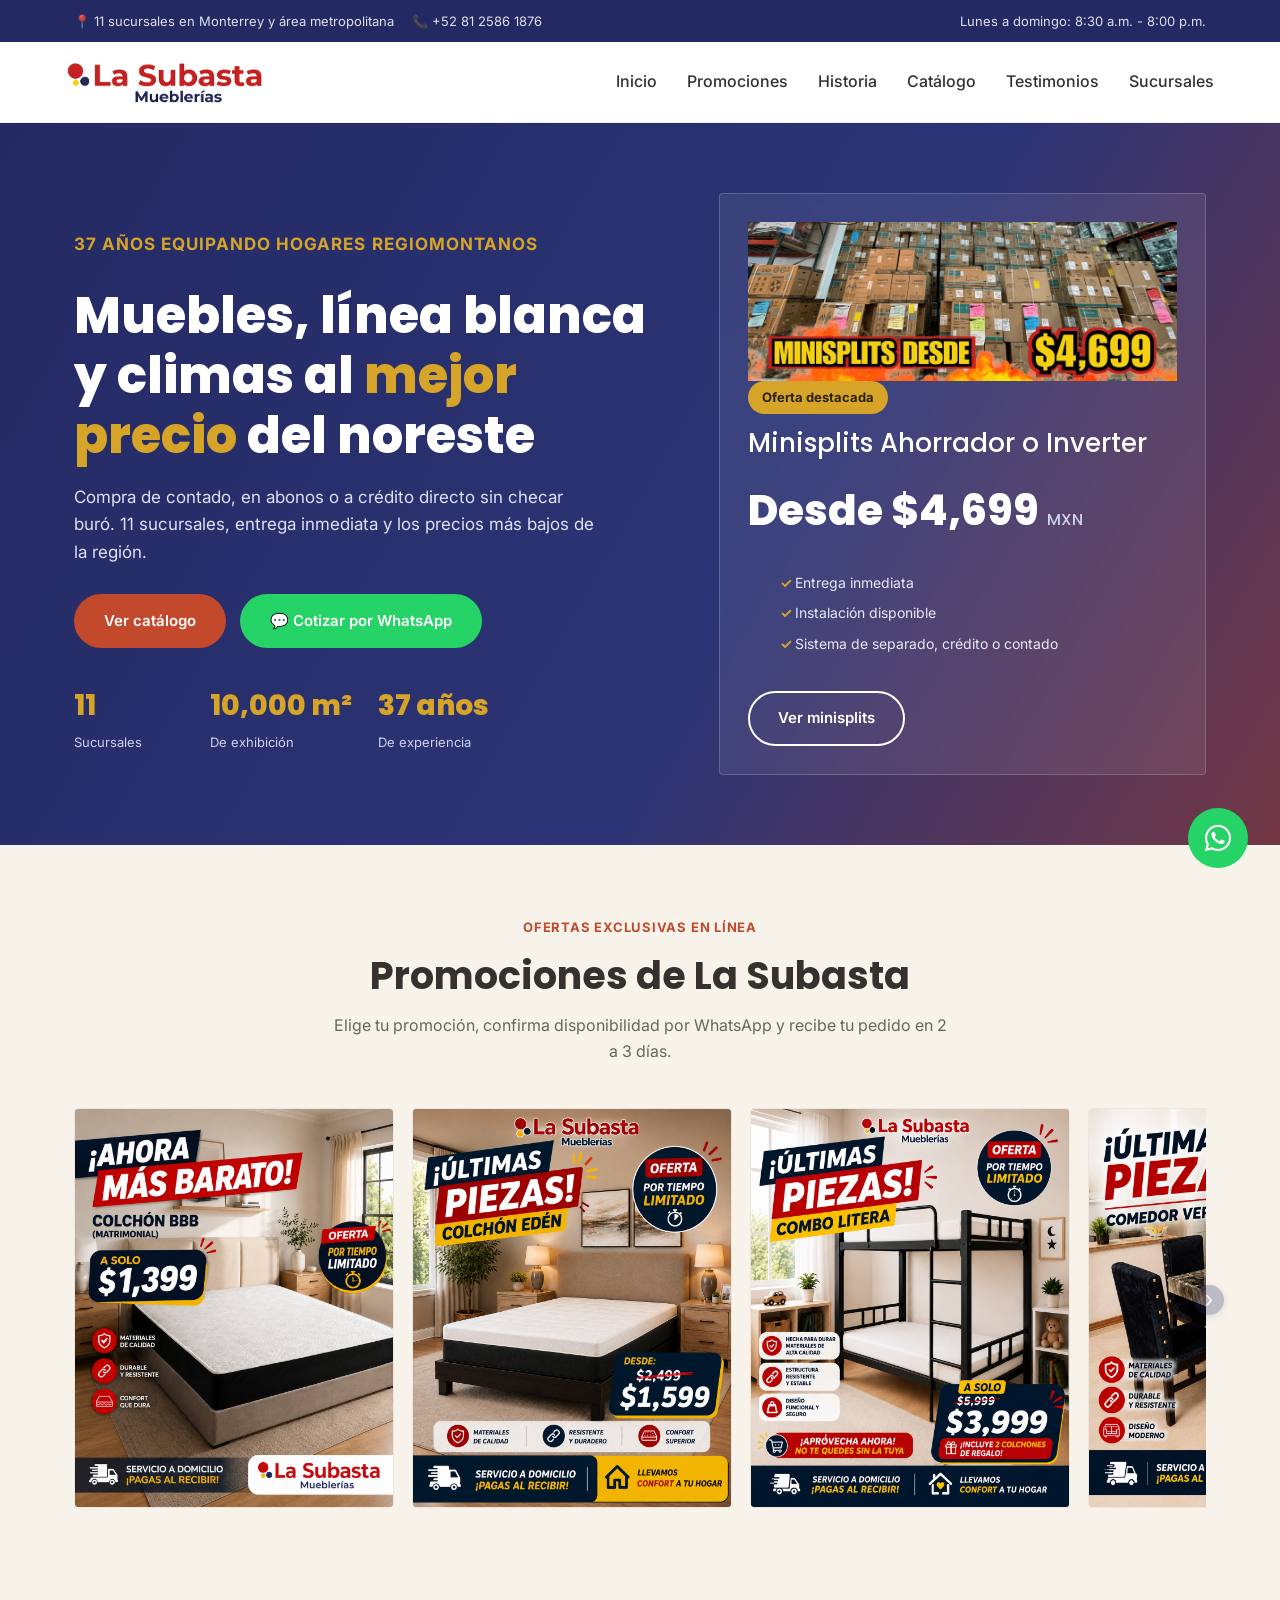
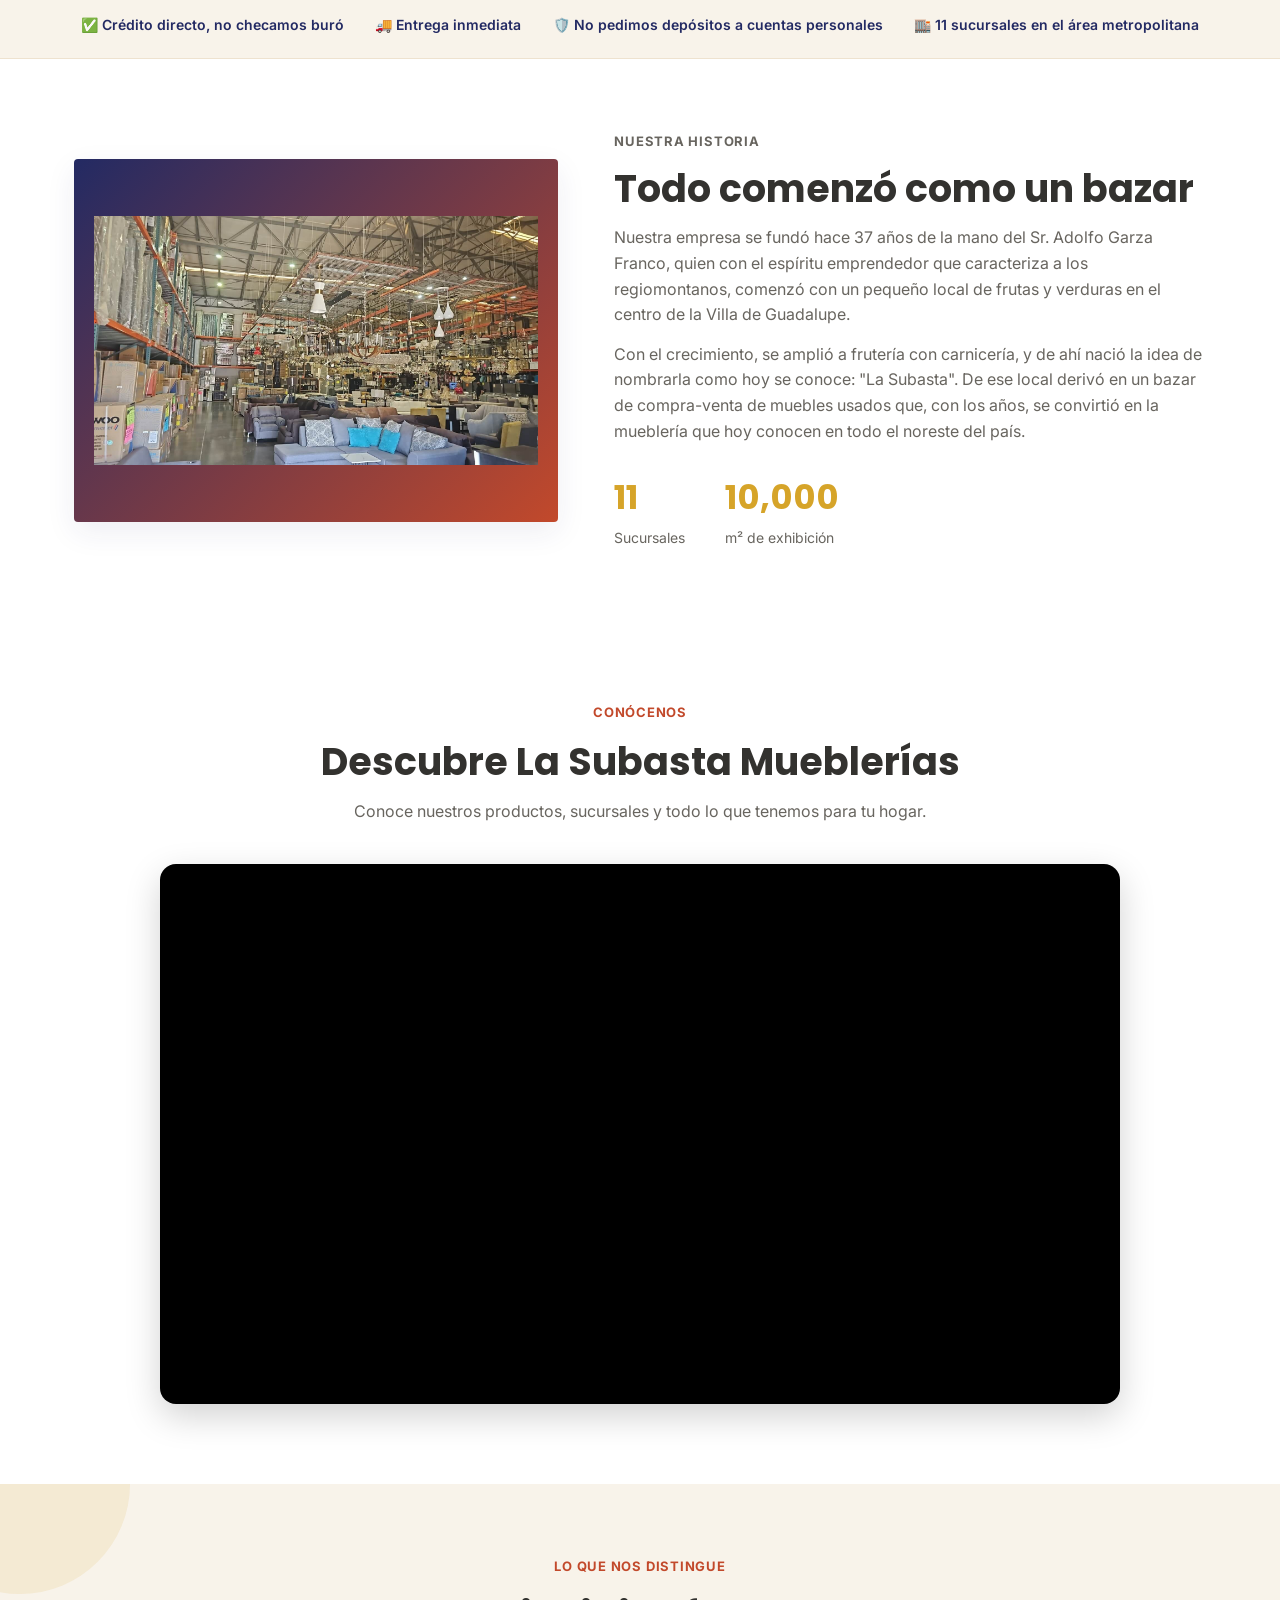
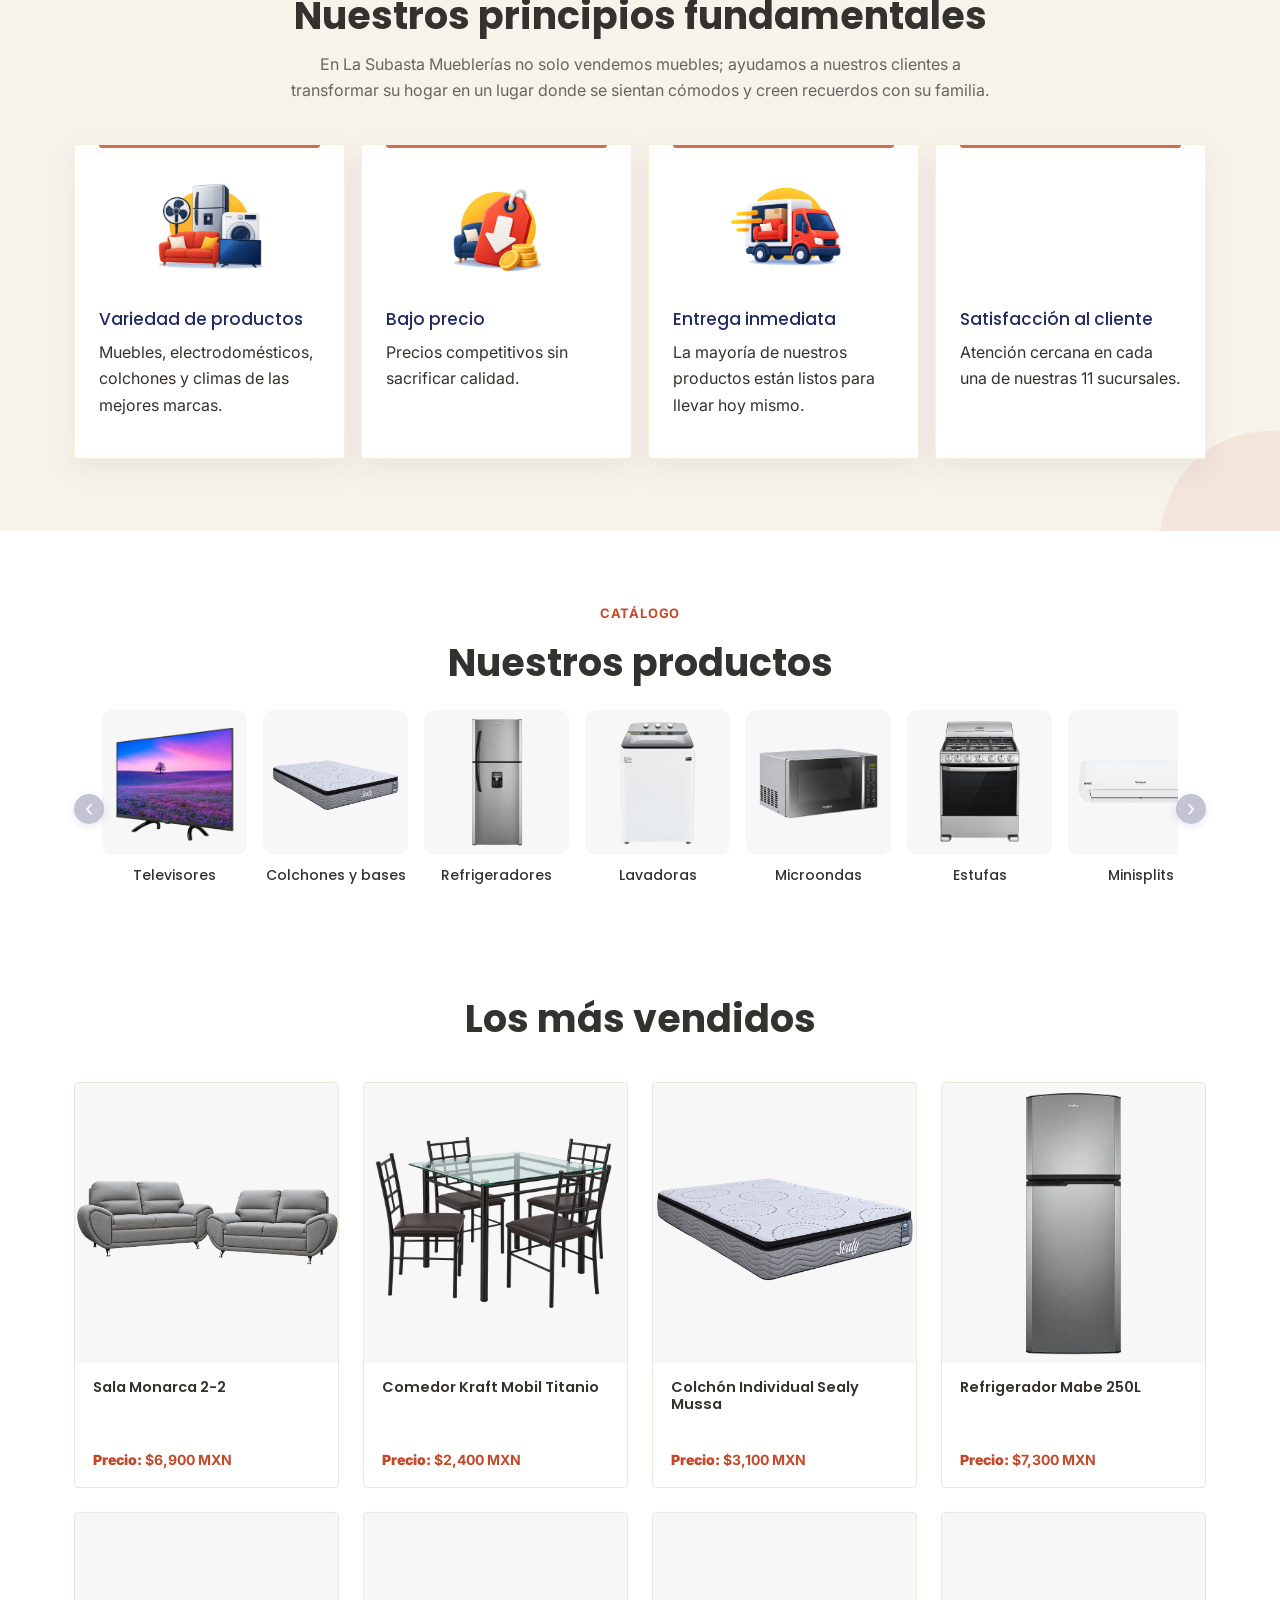
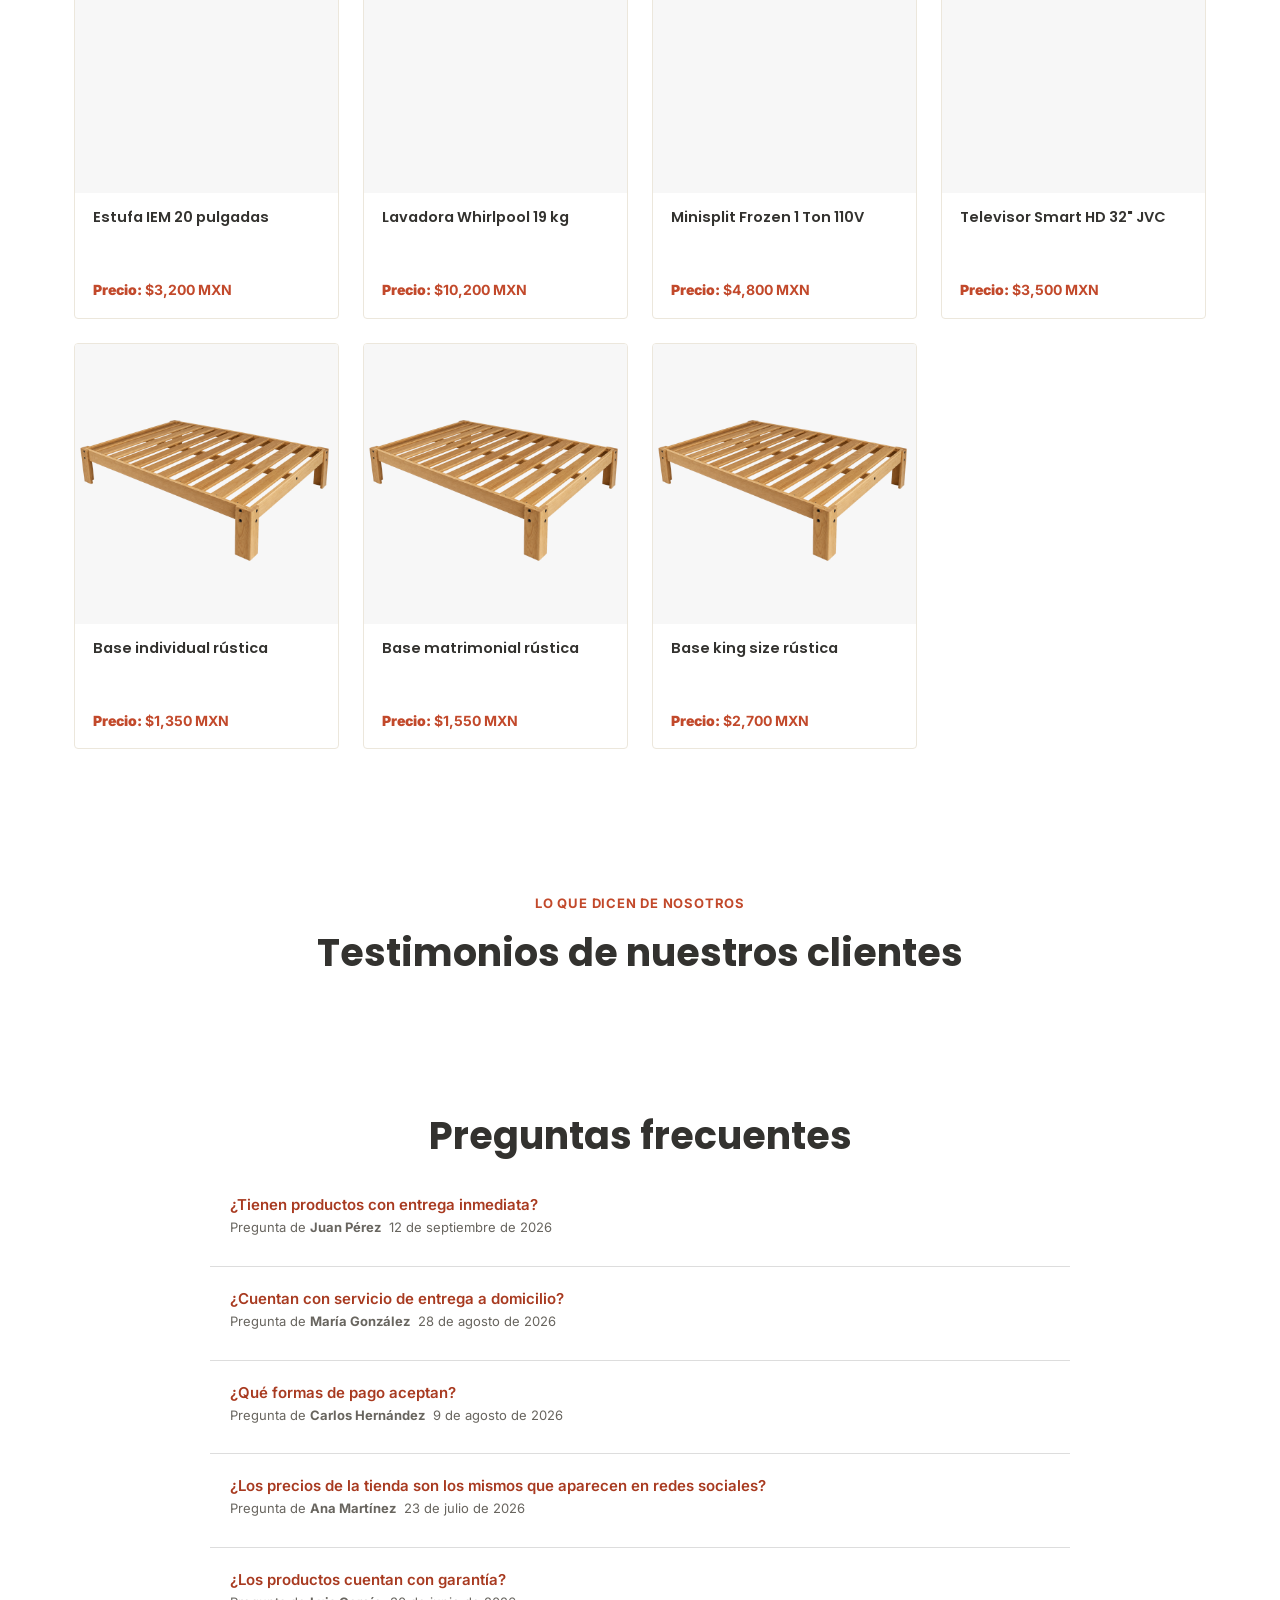
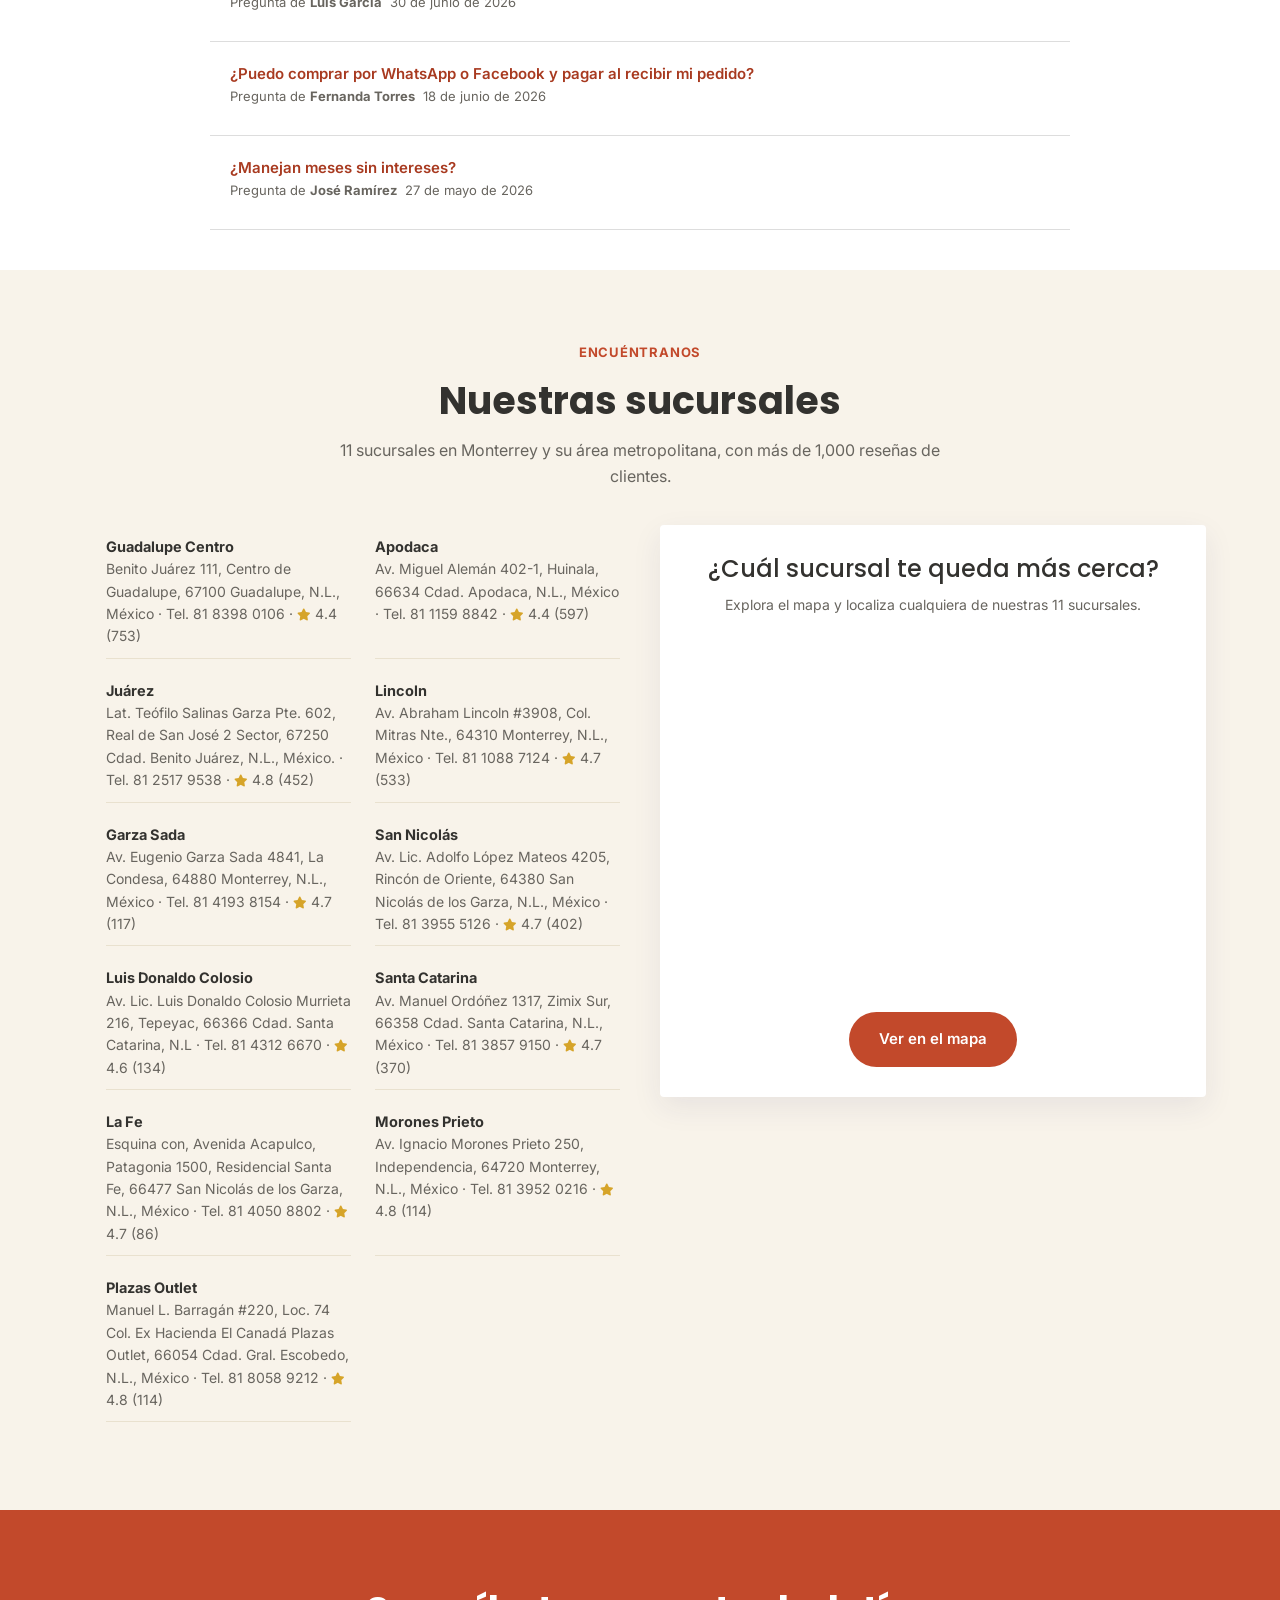
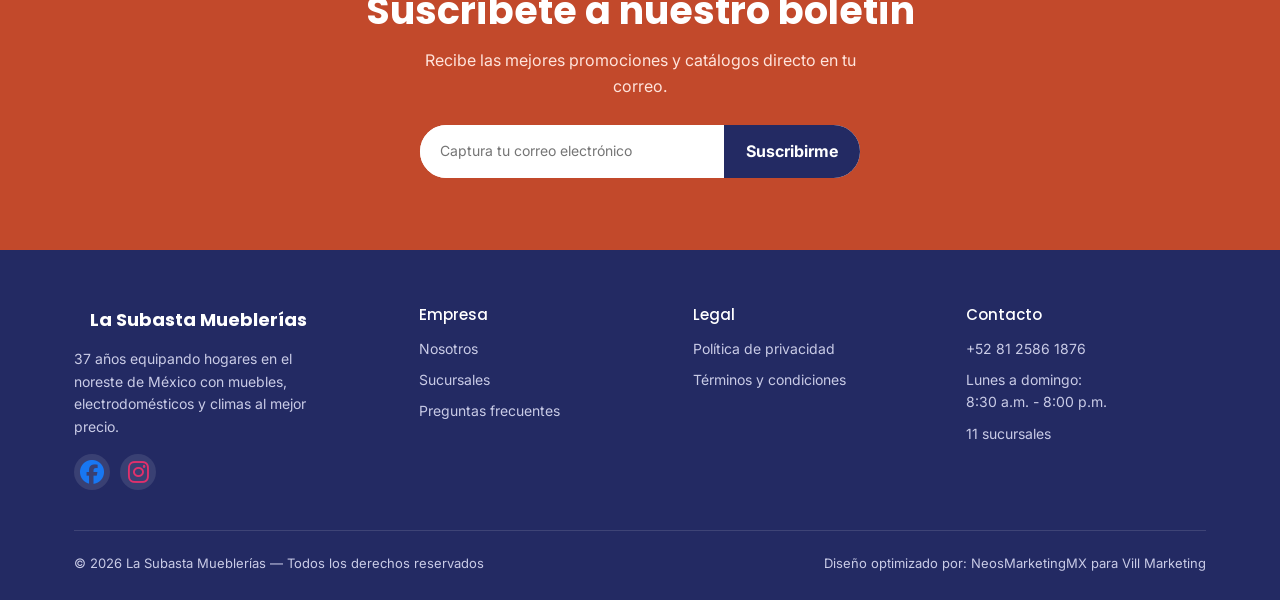
<file: index.html>
<!DOCTYPE html>
<html lang="es-MX">

<head>
    <meta charset="UTF-8">
    <meta name="viewport" content="width=device-width, initial-scale=1.0">
    <meta name="referrer" content="strict-origin-when-cross-origin">
    <meta name="author" content="Carlos Estrello - NeosMarketingMX ©">
    <title>La Subasta Mueblerías | Muebles, Electrodomésticos y Climas en Monterrey</title>
    <meta name="description"
        content="Más de 37 años vendiendo muebles, electrodomésticos y minisplits en el noreste de México. 11 sucursales, crédito directo sin buró, entrega inmediata.">
    <link rel="icon" type="image/png" href="img/LOGO SUBASTA PNG.png">
    <link rel="apple-touch-icon" href="img/LOGO SUBASTA PNG.png">
    <link rel="canonical" href="https://lasubastamueblerias.com.mx/">
    <meta property="og:type" content="website">
    <meta property="og:site_name" content="La Subasta Mueblerías">
    <meta property="og:title" content="La Subasta Mueblerías | Muebles y electrodomésticos">
    <meta property="og:description"
        content="Muebles, electrodomésticos y climas al mejor precio en Monterrey y su área metropolitana.">
    <meta property="og:url" content="https://lasubastamueblerias.com.mx/">
    <meta property="og:image" content="https://lasubastamueblerias.com.mx/img/LOGO%20SUBASTA%20PNG.png">
    <meta name="twitter:card" content="summary">
    <meta name="twitter:title" content="La Subasta Mueblerías">
    <meta name="twitter:description" content="Muebles, electrodomésticos y climas al mejor precio.">
    <meta name="twitter:image" content="https://lasubastamueblerias.com.mx/img/LOGO%20SUBASTA%20PNG.png">
    <script type="application/ld+json">
    {
      "@context": "https://schema.org",
      "@type": "Organization",
      "name": "La Subasta Mueblerías",
      "url": "https://lasubastamueblerias.com.mx/",
      "logo": "https://lasubastamueblerias.com.mx/img/LOGO%20SUBASTA%20PNG.png"
    }
    </script>
    <link rel="preconnect" href="https://fonts.googleapis.com">
    <link rel="preload" as="image" href="img/header.png" fetchpriority="high">
    <link
        href="https://fonts.googleapis.com/css2?family=Poppins:wght@400;500;600;700;800&family=Inter:wght@400;500;600&display=swap"
        rel="stylesheet">
    <link rel="stylesheet" href="https://cdnjs.cloudflare.com/ajax/libs/font-awesome/6.5.0/css/all.min.css" />
    <link rel="stylesheet" href="https://cdn.jsdelivr.net/npm/bootstrap@5.3.2/dist/css/bootstrap.min.css">

    <!-- Google Tag Manager -->
    <script>
        (function (w, d, s, l, i) {
            w[l] = w[l] || [];
            w[l].push({ 'gtm.start': new Date().getTime(), event: 'gtm.js' });
            var f = d.getElementsByTagName(s)[0],
                j = d.createElement(s),
                dl = l != 'dataLayer' ? '&l=' + l : '';
            j.async = true;
            j.src = 'https://www.googletagmanager.com/gtm.js?id=' + i + dl;
            f.parentNode.insertBefore(j, f);
        })(window, document, 'script', 'dataLayer', 'GTM-PHJCK8K2');
    </script>
    <!-- End Google Tag Manager -->

    <link rel="stylesheet" href="style.css">
</head>

<body>
    <!-- Google Tag Manager (noscript) -->
    <noscript><iframe src="https://www.googletagmanager.com/ns.html?id=GTM-PHJCK8K2" height="0" width="0"
            style="display:none;visibility:hidden"></iframe></noscript>
    <!-- End Google Tag Manager (noscript) -->

    <!-- ============ TOP BAR ============ -->
    <div class="topbar" id="inicio">
        <div class="container">
            <div class="topbar-links">
                <span><a href="#sucursales">📍 11 sucursales en Monterrey y área metropolitana</a></span>
                <span><a href="https://wa.me/5218125861876" target="_blank" data-ubicacion="header" aria-label="Llamar a La Subasta Mueblerías">📞 +52 81 2586 1876</a></span>
            </div>
            <div class="topbar-links">
                <span>Lunes a domingo: 8:30 a.m. - 8:00 p.m.</span>
            </div>
        </div>
    </div>
    </div>

    <!-- ============ HEADER ============ -->
    <header class="site">
        <div class="container nav">
            <a href="index.html" class="logo">
                <img src="img/lasubastalogo.png" alt="La Subasta Mueblerías">
            </a>
            <nav class="menu">
                <a href="index.html">Inicio</a>
                <a href="#promociones">Promociones</a>
                <a href="#historia">Historia</a>
                <a href="catalogo.html">Catálogo</a>
                <a href="#testimonios">Testimonios</a>
                <a href="#sucursales">Sucursales</a>
                <!--<a href="#credito">Tramita tu crédito</a>-->
            </nav>
            <!--
            <div class="nav-cta">
                <a href="#credito" class="btn btn-primary">Tramita tu crédito</a>
            </div>
            -->
            <button class="burger">☰</button>
        </div>
    </header>

    <!-- ============ HERO ============ -->
    <section class="hero">
        <div class="container">
            <div>
                <p class="eyebrow" style="color:var(--dorado)">37 años equipando hogares regiomontanos</p>
                <h1>Muebles, línea blanca y climas al <span>mejor precio</span> del noreste</h1>
                <p>Compra de contado, en abonos o a crédito directo sin checar buró. 11 sucursales, entrega inmediata y
                    los precios más bajos de la región.</p>
                <div class="hero-actions">
                    <a href="catalogo.html" class="btn btn-primary">Ver catálogo</a>
                    <a href="https://wa.me/5218125861876" class="btn btn-whatsapp" target="_blank" rel="noopener" data-ubicacion="hero" aria-label="Cotizar por WhatsApp de La Subasta Mueblerías">💬
                        Cotizar por WhatsApp</a>
                </div>
                <div class="hero-badges">
                    <div><b>11</b><span>Sucursales</span></div>
                    <div><b>10,000 m²</b><span>De exhibición</span></div>
                    <div><b>37 años</b><span>De experiencia</span></div>
                </div>
            </div>
            <div class="hero-visual"><img src="img/header.png" alt="" fetchpriority="high" decoding="async" />
                <span class="tag">Oferta destacada</span>
                <h3>Minisplits Ahorrador o Inverter</h3>
                <p class="price">Desde $4,699 <small>MXN</small></p>
                <ul>
                    <li>Entrega inmediata</li>
                    <li>Instalación disponible</li>
                    <li>Sistema de separado, crédito o contado</li>
                </ul>
                <a href="catalogo.html?cat=7#catalogo" class="btn btn-outline" style="margin-top:20px">Ver
                    minisplits</a>
            </div>
        </div>
    </section>

    <!-- ============ PROMOCIONES ============ -->
    <section class="section novedades" id="promociones">
        <div class="container">
            <p class="eyebrow center">Ofertas exclusivas en línea</p>
            <h2 class="section-title center">Promociones de La Subasta</h2>
            <p class="section-desc center">Elige tu promoción, confirma disponibilidad por WhatsApp y recibe tu pedido
                en 2 a 3 días.</p>
            <div class="novedades-control">
                <button class="novedades-flecha novedades-flecha-anterior" type="button"
                    aria-label="Promoción anterior">‹</button>
                <div class="novedades-carrusel" aria-label="Promociones">
                    <div class="novedad-card" data-novedad="0" tabindex="0" role="button">
                        <img src="img/Abanico de fierro desde $899, el calor ya no gana.jpeg"
                            alt="Abanico de fierro desde $899" loading="lazy">
                        <div class="novedad-card-contenido">
                            <div class="novedad-meta"><span class="novedad-pill ofertas">Ofertas</span></div>
                            <h3>Abanico de fierro desde $899, el calor ya no gana</h3>
                            <p>¿Llevas semanas aguantando el calor? Para eso estamos. Abanico de pedestal con aspa
                                metálica desde $899 y de techo por $1,599. Hoy mismo.</p>
                            <span class="novedad-link">Ver detalles</span>
                        </div>
                    </div>
                    <div class="novedad-card" data-novedad="1" tabindex="0" role="button">
                        <img src="img/Clima lavado desde $3,999. Frio de verdad..jpeg" alt="Clima lavado desde $3,999"
                            loading="lazy">
                        <div class="novedad-card-contenido">
                            <div class="novedad-meta"><span class="novedad-pill ofertas">Ofertas</span></div>
                            <h3>Clima lavado desde $3,999. Frio de verdad.</h3>
                            <p>El ventilador ya no alcanza. Si ya es momento de un clima de verdad, en La Subasta tienes
                                aire lavado desde $3,999.</p>
                            <span class="novedad-link">Ver detalles</span>
                        </div>
                    </div>
                    <div class="novedad-card" data-novedad="2" tabindex="0" role="button">
                        <img src="img/Ventilador o minisplit Esto te ayuda a decidir.jpeg"
                            alt="Ventilador o minisplit: guía para decidir" loading="lazy">
                        <div class="novedad-card-contenido">
                            <div class="novedad-meta"><span class="novedad-pill tips">Tips del hogar</span></div>
                            <h3>¿Ventilador o minisplit? Esto te ayuda a decidir</h3>
                            <p>No es cuestión de cuál se ve mejor. Es cuestión de cuánto espacio tienes, cuánto lo usas
                                y cuánto quieres gastar. Aquí el desglose rápido.</p>
                            <span class="novedad-link">Ver detalles</span>
                        </div>
                    </div>
                    <div class="novedad-card" data-novedad="3" tabindex="0" role="button">
                        <img src="img/El calor no acabo. Ya te ventilaste.PNG" alt="Opciones para refrescar tu hogar"
                            loading="lazy">
                        <div class="novedad-card-contenido">
                            <div class="novedad-meta"><span class="novedad-pill temporadas">Temporadas</span></div>
                            <h3>El calor no acabo ¿Ya te ventilaste?</h3>
                            <p>Septiembre y el calor en Monterrey sigue igual. No esperes a que baje para ventilarte,
                                los modelos se van y el precio no espera.</p>
                            <span class="novedad-link">Ver detalles</span>
                        </div>
                    </div>
                    <div class="novedad-card" data-novedad="4" tabindex="0" role="button">
                        <img src="img/Comedor de fierro por $3,799. Mas aguantador.png"
                            alt="Comedor de fierro por $3,799" loading="lazy">
                        <div class="novedad-card-contenido">
                            <div class="novedad-meta"><span class="novedad-pill ofertas">Ofertas</span></div>
                            <h3>Comedor de fierro por $3,799. Más aguantador.</h3>
                            <p>Comedor de 4 sillas de fierro por $3,799. Más aguantador que el del vecino. Lo dice el
                                spot, lo confirma el producto.</p>
                            <span class="novedad-link">Ver detalles</span>
                        </div>
                    </div>
                    <div class="novedad-card" data-novedad="5" tabindex="0" role="button">
                        <img src="img/Lo invitas a cenar Comedor de 6 en $4,499.png" alt="Comedor de 6 sillas en $4,499"
                            loading="lazy">
                        <div class="novedad-card-contenido">
                            <div class="novedad-meta"><span class="novedad-pill ofertas">Ofertas</span></div>
                            <h3>¿Lo invitas a cenar? Comedor de 6 en $4,499</h3>
                            <p>Si ya lo invitas a cenar, que se sienten todos. Comedor de 6 sillas en $4,499. Para la
                                familia grande o para el vecino que siempre llega.</p>
                            <span class="novedad-link">Ver detalles</span>
                        </div>
                    </div>
                    <div class="novedad-card" data-novedad="6" tabindex="0" role="button">
                        <img src="img/Comedor de 4 o de 6 Asi decides sin error.png"
                            alt="Comparación de comedor de 4 o 6 sillas" loading="lazy">
                        <div class="novedad-card-contenido">
                            <div class="novedad-meta"><span class="novedad-pill tips">Tips del hogar</span></div>
                            <h3>Comedor de 4 o de 6? Asi decides sin error</h3>
                            <p>No es solo cuestión del espacio. Es cuántas personas comen contigo normalmente. Dos
                                preguntas y ya sabes cuál te conviene.</p>
                            <span class="novedad-link">Ver detalles</span>
                        </div>
                    </div>
                    <div class="novedad-card" data-novedad="7" tabindex="0" role="button">
                        <img src="img/El 15 se cena en casa. Ya tienes donde.png"
                            alt="Comedores para celebrar el 15 de septiembre" loading="lazy">
                        <div class="novedad-card-contenido">
                            <div class="novedad-meta"><span class="novedad-pill temporadas">Temporadas</span></div>
                            <h3>El 15 se cena en casa. ¿Ya tienes dónde?</h3>
                            <p>El 15 de septiembre se celebra en casa y la mesa tiene que alcanzar para todos. Comedor
                                de 6 sillas en $4,499. Para que nadie se quede parado.</p>
                            <span class="novedad-link">Ver detalles</span>
                        </div>
                    </div>
                </div>
                <button class="novedades-flecha novedades-flecha-siguiente" type="button"
                    aria-label="Siguiente promoción">›</button>
            </div>
        </div>
    </section>

    <div class="novedad-modal-fondo" id="novedadModalFondo">
        <div class="novedad-modal" role="dialog" aria-modal="true" aria-labelledby="novedadModalTitulo">
            <button class="cerrar" id="cerrarNovedad" aria-label="Cerrar">×</button>
            <div id="novedadModalContenido"></div>
        </div>
    </div>

    <!-- ============ TRUST STRIP ============ -->
    <div class="trust">
        <div class="container">
            <div class="item">✅ Crédito directo, no checamos buró</div>
            <div class="item">🚚 Entrega inmediata</div>
            <div class="item">🛡️ No pedimos depósitos a cuentas personales</div>
            <div class="item">🏬 11 sucursales en el área metropolitana</div>
        </div>
    </div>

    <!-- ============ HISTORIA ============ -->
    <section class="section historia" id="historia">
        <div class="container">
            <div class="historia-img"><img src="img/showroom.jpg" alt="" /></div>
            <div>
                <p class="eyebrow">Nuestra historia</p>
                <h2 class="section-title">Todo comenzó como un bazar</h2>
                <p>Nuestra empresa se fundó hace 37 años de la mano del Sr. Adolfo Garza Franco, quien con el espíritu
                    emprendedor que caracteriza a los regiomontanos, comenzó con un pequeño local de frutas y verduras
                    en el centro de la Villa de Guadalupe.</p>
                <p>Con el crecimiento, se amplió a frutería con carnicería, y de ahí nació la idea de nombrarla como hoy
                    se conoce: "La Subasta". De ese local derivó en un bazar de compra-venta de muebles usados que, con
                    los años, se convirtió en la mueblería que hoy conocen en todo el noreste del país.</p>
                <div class="counters">
                    <div><b>11</b><span>Sucursales</span></div>
                    <div><b>10,000</b><span>m² de exhibición</span></div>
                </div>
            </div>
        </div>
    </section>

    <!-- ============ VIDEO ============ -->
    <section class="section video-section">
        <div class="container">
            <p class="eyebrow center">Conócenos</p>
            <h2 class="section-title center">Descubre La Subasta Mueblerías</h2>
            <p class="section-desc center">
                Conoce nuestros productos, sucursales y todo lo que tenemos para tu hogar.
            </p>
            <div class="video-wrapper">
                <iframe
                    src="https://www.youtube.com/embed/WGqulZ2LmsE?autoplay=1&mute=1&loop=1&playlist=WGqulZ2LmsE&rel=0"
                    title="Video de La Subasta Mueblerías" referrerpolicy="strict-origin-when-cross-origin"
                    allow="accelerometer; autoplay; clipboard-write; encrypted-media; gyroscope; picture-in-picture; web-share"
                    allowfullscreen>
                </iframe>
            </div>
        </div>
    </section>

    <!-- ============ PRINCIPIOS ============ -->
    <section class="section principios">
        <div class="container">
            <p class="eyebrow center">Lo que nos distingue</p>
            <h2 class="section-title center">Nuestros principios fundamentales</h2>
            <p class="section-desc center principios-intro">En La Subasta Mueblerías no solo vendemos muebles; ayudamos
                a nuestros
                clientes a transformar su hogar en un lugar donde se sientan cómodos y creen recuerdos con su familia.
            </p>
            <div class="grid-4">
                <div class="principio-card">
                    <div class="ico">
                        <img src="img/VARIEDAD DE PRODUCTOS.png" alt="Variedad de productos" loading="lazy">
                    </div>
                    <h4>Variedad de productos</h4>
                    <p>Muebles, electrodomésticos, colchones y climas de las mejores marcas.</p>
                </div>
                <div class="principio-card">
                    <div class="ico">
                        <img src="img/BAJO PRECIO.png" alt="Bajo precio" loading="lazy">
                    </div>
                    <h4>Bajo precio</h4>
                    <p>Precios competitivos sin sacrificar calidad.</p>
                </div>
                <div class="principio-card">
                    <div class="ico">
                        <img src="img/ENTREGA INMEDIATA.png" alt="Entrega inmediata" loading="lazy">
                    </div>
                    <h4>Entrega inmediata</h4>
                    <p>La mayoría de nuestros productos están listos para llevar hoy mismo.</p>
                </div>
                <div class="principio-card">
                    <div class="ico">
                        <img src="img/SATISFACCIÓN AL CLIENTE.png" alt="Satisfacción al cliente" loading="lazy">
                    </div>
                    <h4>Satisfacción al cliente</h4>
                    <p>Atención cercana en cada una de nuestras 11 sucursales.</p>
                </div>
            </div>
        </div>
    </section>

    <!-- ============ CATEGORIAS ============ -->
    <section class="section" id="productos">
        <div class="container">
            <p class="eyebrow center">Catálogo</p>
            <h2 class="section-title center">Nuestros productos</h2>
            <div class="categorias-control">
                <button class="novedades-flecha categorias-flecha categorias-anterior" type="button"
                    aria-label="Ver categorías anteriores">‹</button>
                <div class="grid-categorias">
                    <a href="catalogo.html?cat=1#catalogo" class="cat-card"><img
                            src="img/cataloto/TELEVISOR LED SHARP 2TC32CF2UR.png" alt="Televisores">
                        <h4>Televisores</h4>
                    </a>
                    <a href="catalogo.html?cat=2#catalogo" class="cat-card"><img
                            src="img/cataloto/COLCHON INDIVIDUAL SEALY MUSSA.png" alt="Colchones y bases">
                        <h4>Colchones y bases</h4>
                    </a>
                    <a href="catalogo.html?cat=3#catalogo" class="cat-card"><img
                            src="img/cataloto/REFRIGERADOR MABE 300L RMA300FJMRE0.SLT.png" alt="Refrigeradores">
                        <h4>Refrigeradores</h4>
                    </a>
                    <a href="catalogo.html?cat=4#catalogo" class="cat-card"><img
                            src="img/cataloto/LAVADORA AUTOMATICA WHIRLPOOL 18KG 8MWTW1823WJM.BLA.png" alt="Lavadoras">
                        <h4>Lavadoras</h4>
                    </a>
                    <a href="catalogo.html?cat=5#catalogo" class="cat-card"><img
                            src="img/cataloto/MICROONDAS WHIRLPOOL 20L WM1807D.png" alt="Microondas">
                        <h4>Microondas</h4>
                    </a>
                    <a href="catalogo.html?cat=6#catalogo" class="cat-card"><img
                            src="img/cataloto/ESTUFA MABE 30 PULG EM7654BFIS.SIL.png" alt="Estufas">
                        <h4>Estufas</h4>
                    </a>
                    <a href="catalogo.html?cat=7#catalogo" class="cat-card"><img
                            src="img/cataloto/MINISPLIT WHIRLPOOL INVERTER 1 TON 110V FC.png" alt="Minisplits">
                        <h4>Minisplits</h4>
                    </a>
                    <a href="catalogo.html?cat=8#catalogo" class="cat-card"><img
                            src="img/cataloto/AIRE ACONDICIONADO PORTATIL NEOAIRE 1TON FC NP12CC110.png"
                            alt="Aires acondicionados">
                        <h4>Aires acondicionados</h4>
                    </a>
                    <a href="catalogo.html?cat=9#catalogo" class="cat-card"><img
                            src="img/cataloto/SALA LIZ ESCUADRA CAFE.png" alt="Salas">
                        <h4>Salas</h4>
                    </a>
                    <a href="catalogo.html?cat=10#catalogo" class="cat-card"><img
                            src="img/cataloto/COMEDOR KRAFT MOBIL TITANIO.png" alt="Comedores y literas">
                        <h4>Comedores y literas</h4>
                    </a>
                    <a href="catalogo.html?cat=11#catalogo" class="cat-card"><img
                            src="img/cataloto/VENTILADOR DE TECHO HOMENHACEMENTS 5 ASPAS 52.png" alt="Ventiladores">
                        <h4>Ventiladores</h4>
                    </a>
                </div>
                <button class="novedades-flecha categorias-flecha categorias-siguiente" type="button"
                    aria-label="Ver siguientes categorías">›</button>
            </div>
        </div>
    </section>

    <!-- ============ NUEVOS ARTICULOS ============ -->
    <section class="section" style="padding-top:0">
        <div class="container">
            <h2 class="section-title center">Los más vendidos</h2>
            <div class="mas-vendidos-control">
                <button class="novedades-flecha mas-vendidos-flecha mas-vendidos-anterior" type="button"
                    aria-label="Producto anterior">‹</button>
                <div class="prod-grid mas-vendidos-carrusel">

                    <!-- Producto 1 -->
                    <div class="prod-card" onclick="abrirAlerta(0)">
                        <div class="prod-thumb">
                            <img src="img/cataloto/SALA TURIN 2-2.png" alt="Sala Monarca 2-2" loading="lazy">
                        </div>
                        <div class="prod-body">
                            <h4>Sala Monarca 2-2</h4>
                        </div>
                        <div class="prod-price"><b>Precio:</b> $6,900 MXN</div>
                    </div>

                    <!-- Producto 2 -->
                    <div class="prod-card" onclick="abrirAlerta(1)">
                        <div class="prod-thumb">
                            <img src="img/cataloto/COMEDOR KRAFT MOBIL TITANIO.png" alt="Comedor Kraft Mobil Titanio"
                                loading="lazy">
                        </div>
                        <div class="prod-body">
                            <h4>Comedor Kraft Mobil Titanio</h4>
                        </div>
                        <div class="prod-price"><b>Precio:</b> $2,400 MXN</div>
                    </div>

                    <!-- Producto 3 -->
                    <div class="prod-card" onclick="abrirAlerta(2)">
                        <div class="prod-thumb">
                            <img src="img/cataloto/COLCHON INDIVIDUAL SEALY MUSSA.png"
                                alt="Colchón Individual Sealy Mussa" loading="lazy">
                        </div>
                        <div class="prod-body">
                            <h4>Colchón Individual Sealy Mussa</h4>
                        </div>
                        <div class="prod-price"><b>Precio:</b> $3,100 MXN</div>
                    </div>

                    <!-- Producto 4 -->
                    <div class="prod-card" onclick="abrirAlerta(3)">
                        <div class="prod-thumb">
                            <img src="img/cataloto/REFRIGERADOR MABE 250L RMA250PVMRE0.SLT.png"
                                alt="Refrigerador Mabe 250L" loading="lazy">
                        </div>
                        <div class="prod-body">
                            <h4>Refrigerador Mabe 250L</h4>
                        </div>
                        <div class="prod-price"><b>Precio:</b> $7,300 MXN</div>
                    </div>

                    <!-- Producto 5 -->
                    <div class="prod-card" onclick="abrirAlerta(4)">
                        <div class="prod-thumb">
                            <img src="img/cataloto/ESTUFA IEM 20 PULG EI5020BAPS.SIL.png" alt="Estufa IEM 20 pulgadas"
                                loading="lazy">
                        </div>
                        <div class="prod-body">
                            <h4>Estufa IEM 20 pulgadas</h4>
                        </div>
                        <div class="prod-price"><b>Precio:</b> $3,200 MXN</div>
                    </div>

                    <!-- Producto 6 -->
                    <div class="prod-card" onclick="abrirAlerta(5)">
                        <div class="prod-thumb">
                            <img src="img/cataloto/LAVADORA AUTOMATICA WHIRLPOOL 19KG 8MWTW1934WJM.BLA.png"
                                alt="Lavadora Whirlpool 19 kg" loading="lazy">
                        </div>
                        <div class="prod-body">
                            <h4>Lavadora Whirlpool 19 kg</h4>
                        </div>
                        <div class="prod-price"><b>Precio:</b> $10,200 MXN</div>
                    </div>

                    <!-- Producto 7 -->
                    <div class="prod-card" onclick="abrirAlerta(6)">
                        <div class="prod-thumb">
                            <img src="img/cataloto/MINISPLIT FROZEN INVERTER 1TON 110V SF.png"
                                alt="Minisplit Frozen 1 Ton 110V" loading="lazy">
                        </div>
                        <div class="prod-body">
                            <h4>Minisplit Frozen 1 Ton 110V</h4>
                        </div>
                        <div class="prod-price"><b>Precio:</b> $4,800 MXN</div>
                    </div>

                    <!-- Producto 8 -->
                    <div class="prod-card" onclick="abrirAlerta(7)">
                        <div class="prod-thumb">
                            <img src="img/cataloto/TELEVISOR LED SMART HD 32 JVC SI32RF.png"
                                alt="Televisor Smart HD 32 JVC" loading="lazy">
                        </div>
                        <div class="prod-body">
                            <h4>Televisor Smart HD 32" JVC</h4>
                        </div>
                        <div class="prod-price"><b>Precio:</b> $3,500 MXN</div>
                    </div>

                    <!-- Bases rústicas -->
                    <div class="prod-card" onclick="abrirAlerta(8)">
                        <div class="prod-thumb">
                            <img src="img/cataloto/BASE RUSTICA.png" alt="Base individual rústica" loading="lazy">
                        </div>
                        <div class="prod-body">
                            <h4>Base individual rústica</h4>
                        </div>
                        <div class="prod-price"><b>Precio:</b> $1,350 MXN</div>
                    </div>

                    <div class="prod-card" onclick="abrirAlerta(9)">
                        <div class="prod-thumb">
                            <img src="img/cataloto/BASE RUSTICA.png" alt="Base matrimonial rústica" loading="lazy">
                        </div>
                        <div class="prod-body">
                            <h4>Base matrimonial rústica</h4>
                        </div>
                        <div class="prod-price"><b>Precio:</b> $1,550 MXN</div>
                    </div>

                    <div class="prod-card" onclick="abrirAlerta(10)">
                        <div class="prod-thumb">
                            <img src="img/cataloto/BASE RUSTICA.png" alt="Base king size rústica" loading="lazy">
                        </div>
                        <div class="prod-body">
                            <h4>Base king size rústica</h4>
                        </div>
                        <div class="prod-price"><b>Precio:</b> $2,700 MXN</div>
                    </div>
                </div>
                <button class="novedades-flecha mas-vendidos-flecha mas-vendidos-siguiente" type="button"
                    aria-label="Siguiente producto">›</button>
            </div>
        </div>
    </section>

    <!-- Alerta oculta -->
    <div class="alerta-fondo" id="alertaFondo">
        <div class="alerta-modal">
            <button class="cerrar" id="cerrarAlerta">×</button>
            <div id="panel-container"></div>
        </div>
    </div>

    <!-- ============ CONFIANZA / ANTI-FRAUDE ============ 
    <section class="section confianza" id="credito">
        <div class="container">
            <div>
                <p class="eyebrow" style="color:var(--dorado)">Tu crédito directo</p>
                <h2 class="section-title">No checamos Buró. Requisitos muy sencillos</h2>
                <p>Contamos con sistema de separado, crédito directo o pago de contado. Solicítalo con: INE, comprobante
                    de domicilio, comprobante de ingresos, 2 referencias familiares con teléfono.</p>
                <a href="https://wa.me/5218125861876" class="btn btn-primary" style="margin-top:22px">Tramitar mi
                    crédito</a>
            </div>
            <div class="alerta">
                <h4>⚠️ No caigas en estafas</h4>
                <ul>
                    <li>Nosotros no pedimos depósitos a cuentas personales.</li>
                    <li>Cualquier duda, acude a nuestras sucursales o escríbenos a nuestras redes oficiales.</li>
                    <li>Verifica siempre que estés hablando con un canal oficial de La Subasta Mueblerías.</li>
                </ul>
            </div>
        </div>
    </section>
-->

    <!-- ============ TESTIMONIOS ============ -->
    <section id="testimonios" class="section">
        <div class="container">
            <p class="eyebrow center">Lo que dicen de nosotros</p>
            <h2 class="section-title center">Testimonios de nuestros clientes</h2>
            
            <script src="https://elfsightcdn.com/platform.js" async></script>
            <div class="elfsight-app-2cf9b453-ed64-4739-aa66-d621ab18fe4a" data-elfsight-app-lazy></div>    

            
        </div>
    </section>

    <!-- ============ PREGUNTAS FRECUENTES ============ -->
    <section id="pregunta">
        <div class="row">
            <div class="col-lg-12">
                <div class="wrapper wrapper-content animated fadeInRight">
                    <div class="ibox-content m-b-sm">
                        <div class="p-lg">
                            <h2 class="section-title center">Preguntas frecuentes</h2>
                        </div>
                    </div>

                    <div class="faq-item">
                        <div class="row">
                            <div class="col-md-10">
                                <a data-target="#faq1" class="faq-question">¿Tienen productos con entrega
                                    inmediata?</a>
                                <small>Pregunta de <strong>Juan Pérez</strong> <i class="fa fa-clock-o"></i> 12 de
                                    septiembre de 2026</small>
                            </div>
                            <!-- <div class="col-md-2 text-right">
                                <span class="small font-bold">Visto por </span><br />
                                38
                            </div> -->
                        </div>
                        <div class="row">
                            <div class="col-lg-12">
                                <div id="faq1" class="faq-answer">
                                    <p>
                                        ¡Sí! Contamos con una gran variedad de productos disponibles para entrega
                                        inmediata, sujetos a existencias en tienda.
                                    </p>
                                </div>
                            </div>
                        </div>
                    </div>

                    <div class="faq-item">
                        <div class="row">
                            <div class="col-md-10">
                                <a data-target="#faq2" class="faq-question">¿Cuentan con servicio de entrega a
                                    domicilio?</a>
                                <small>Pregunta de <strong>María González</strong> <i class="fa fa-clock-o"></i> 28 de
                                    agosto de 2026</small>
                            </div>
                            <!-- <div class="col-md-2 text-right">
                                <span class="small font-bold">Visto por </span><br />
                                47
                            </div> -->
                        </div>
                        <div class="row">
                            <div class="col-lg-12">
                                <div id="faq2" class="faq-answer">
                                    <p>
                                        ¡Sí! Realizamos entregas a domicilio. El costo del servicio depende de la
                                        zona de entrega.
                                    </p>
                                </div>
                            </div>
                        </div>
                    </div>

                    <div class="faq-item">
                        <div class="row">
                            <div class="col-md-10">
                                <a data-target="#faq3" class="faq-question">¿Qué formas de pago aceptan?</a>
                                <small>Pregunta de <strong>Carlos Hernández</strong> <i class="fa fa-clock-o"></i> 9 de
                                    agosto de 2026</small>
                            </div>
                            <!-- <div class="col-md-2 text-right">
                                <span class="small font-bold">Visto por </span><br />
                                31
                            </div> -->
                        </div>
                        <div class="row">
                            <div class="col-lg-12">
                                <div id="faq3" class="faq-answer">
                                    <p>
                                        Aceptamos efectivo, tarjetas de crédito y débito, transferencias bancarias y
                                        cheques, salvo buen cobro.
                                    </p>
                                </div>
                            </div>
                        </div>
                    </div>

                    <div class="faq-item">
                        <div class="row">
                            <div class="col-md-10">
                                <a data-target="#faq4" class="faq-question">¿Los precios de la tienda son los mismos
                                    que aparecen en redes sociales?</a>
                                <small>Pregunta de <strong>Ana Martínez</strong> <i class="fa fa-clock-o"></i> 23 de
                                    julio de 2026</small>
                            </div>
                            <!-- <div class="col-md-2 text-right">
                                <span class="small font-bold">Visto por </span><br />
                                56
                            </div> -->
                        </div>
                        <div class="row">
                            <div class="col-lg-12">
                                <div id="faq4" class="faq-answer">
                                    <p>
                                        Nuestros precios y promociones pueden variar de acuerdo con las campañas
                                        vigentes. Te recomendamos confirmar el precio actual directamente con
                                        nosotros antes de realizar tu compra.
                                    </p>
                                </div>
                            </div>
                        </div>
                    </div>

                    <div class="faq-item">
                        <div class="row">
                            <div class="col-md-10">
                                <a data-target="#faq5" class="faq-question">¿Los productos cuentan con garantía?</a>
                                <small>Pregunta de <strong>Luis García</strong> <i class="fa fa-clock-o"></i> 30 de
                                    junio de 2026</small>
                            </div>
                            <!-- <div class="col-md-2 text-right">
                                <span class="small font-bold">Visto por </span><br />
                                42
                            </div> -->
                        </div>
                        <div class="row">
                            <div class="col-lg-12">
                                <div id="faq5" class="faq-answer">
                                    <p>
                                        ¡Sí! Las garantías son directamente con el proveedor. En caso de requerirla,
                                        nuestro equipo puede orientarte y ayudarte a realizar el reporte
                                        correspondiente.
                                    </p>
                                </div>
                            </div>
                        </div>
                    </div>

                    <div class="faq-item">
                        <div class="row">
                            <div class="col-md-10">
                                <a data-target="#faq6" class="faq-question">¿Puedo comprar por WhatsApp o Facebook y
                                    pagar al recibir mi pedido?</a>
                                <small>Pregunta de <strong>Fernanda Torres</strong> <i class="fa fa-clock-o"></i> 18 de
                                    junio de 2026</small>
                            </div>
                            <!-- <div class="col-md-2 text-right">
                                <span class="small font-bold">Visto por </span><br />
                                73
                            </div> -->
                        </div>
                        <div class="row">
                            <div class="col-lg-12">
                                <div id="faq6" class="faq-answer">
                                    <p>
                                        ¡Claro! Puedes realizar tu compra a través de nuestros canales digitales y pagar
                                        directamente en tu domicilio al momento de recibir tu mercancía.
                                    </p>
                                </div>
                            </div>
                        </div>
                    </div>

                    <div class="faq-item">
                        <div class="row">
                            <div class="col-md-10">
                                <a data-target="#faq7" class="faq-question">¿Manejan meses sin intereses?</a>
                                <small>Pregunta de <strong>José Ramírez</strong> <i class="fa fa-clock-o"></i> 27 de
                                    mayo de 2026</small>
                            </div>
                            <!-- <div class="col-md-2 text-right">
                                <span class="small font-bold">Visto por </span><br />
                                61
                            </div> -->
                        </div>
                        <div class="row">
                            <div class="col-lg-12">
                                <div id="faq7" class="faq-answer">
                                    <p>
                                        ¡Sí! Contamos con promociones a meses sin intereses directamente en sucursal.
                                        Consulta las tarjetas participantes y las promociones vigentes.
                                    </p>
                                </div>
                            </div>
                        </div>
                    </div>
                </div>
            </div>
        </div>
    </section>

    <!-- ============ SUCURSALES ============ -->
    <section class="section sucursales" id="sucursales">
        <div class="container">
            <p class="eyebrow center">Encuéntranos</p>
            <h2 class="section-title center">Nuestras sucursales</h2>
            <p class="section-desc center">11 sucursales en Monterrey y su área metropolitana, con más de 1,000 reseñas
                de clientes.</p>
            <div class="suc-wrap">
                <ul class="suc-list">
                    <li>
                        <a href="https://maps.app.goo.gl/Lc4EM56WGqeKqgY46" target="_blank" rel="noopener" data-evento="mapa_sucursal" data-sucursal="guadalupe" data-ubicacion="seccion_sucursales"><b>Guadalupe Centro</b>Benito Juárez 111,
                            Centro de Guadalupe, 67100 Guadalupe, N.L., México</a>
                        · Tel. <a href="tel:+528183980106" data-sucursal="guadalupe" data-ubicacion="seccion_sucursales">81 8398 0106</a> · <i class="fa-solid fa-star rating-icon" aria-hidden="true"></i> 4.4 (753)
                    </li>

                    <li>
                        <a href="https://maps.app.goo.gl/49h3f1FSdzqwqBz26" target="_blank" rel="noopener" data-evento="mapa_sucursal" data-sucursal="apodaca" data-ubicacion="seccion_sucursales"><b>Apodaca</b>Av. Miguel Alemán 402-1,
                            Huinala, 66634 Cdad. Apodaca, N.L., México</a>
                        · Tel. <a href="tel:+528111598842" data-sucursal="apodaca" data-ubicacion="seccion_sucursales">81 1159 8842</a> · <i class="fa-solid fa-star rating-icon" aria-hidden="true"></i> 4.4 (597)
                    </li>

                    <li>
                        <a href="https://maps.app.goo.gl/sm9sTSHhbfZ7GzmH8" target="_blank" rel="noopener" data-evento="mapa_sucursal" data-sucursal="juarez" data-ubicacion="seccion_sucursales"><b>Juárez</b>Lat. Teófilo Salinas Garza Pte.
                            602, Real de San José 2 Sector, 67250 Cdad. Benito Juárez, N.L., México.</a>
                        · Tel. <a href="tel:+528125179538" data-sucursal="juarez" data-ubicacion="seccion_sucursales">81 2517 9538</a> · <i class="fa-solid fa-star rating-icon" aria-hidden="true"></i> 4.8 (452)
                    </li>

                    <li>
                        <a href="https://maps.app.goo.gl/z4KgiraXB7SZ3coQ8" target="_blank" rel="noopener" data-evento="mapa_sucursal" data-sucursal="lincoln" data-ubicacion="seccion_sucursales"><b>Lincoln</b> Av. Abraham Lincoln #3908,
                            Col. Mitras Nte., 64310 Monterrey, N.L., México</a>
                        · Tel. <a href="tel:+528110887124" data-sucursal="lincoln" data-ubicacion="seccion_sucursales">81 1088 7124</a> · <i class="fa-solid fa-star rating-icon" aria-hidden="true"></i> 4.7 (533)
                    </li>

                    <li>
                        <a href="https://maps.app.goo.gl/jCFHTgEf4RfvPDUu6" target="_blank" rel="noopener" data-evento="mapa_sucursal" data-sucursal="garza_sada" data-ubicacion="seccion_sucursales"><b>Garza Sada</b>Av. Eugenio Garza Sada 4841,
                            La Condesa, 64880 Monterrey, N.L., México</a>
                        · Tel. <a href="tel:+528141938154" data-sucursal="garza_sada" data-ubicacion="seccion_sucursales">81 4193 8154</a> · <i class="fa-solid fa-star rating-icon" aria-hidden="true"></i> 4.7 (117)
                    </li>

                    <li>
                        <a href="https://maps.app.goo.gl/SkRfY98VmCCXemUT7" target="_blank" rel="noopener" data-evento="mapa_sucursal" data-sucursal="san_nicolas" data-ubicacion="seccion_sucursales"><b>San Nicolás</b>Av. Lic. Adolfo López
                            Mateos 4205, Rincón de Oriente, 64380 San Nicolás de los Garza, N.L., México</a>
                        · Tel. <a href="tel:+528139555126" data-sucursal="san_nicolas" data-ubicacion="seccion_sucursales">81 3955 5126</a> · <i class="fa-solid fa-star rating-icon" aria-hidden="true"></i> 4.7 (402)
                    </li>

                    <li>
                        <a href="https://maps.app.goo.gl/5QxCSLkLVRLpzPmX9" target="_blank" rel="noopener" data-evento="mapa_sucursal" data-sucursal="colosio" data-ubicacion="seccion_sucursales" aria-label="Ver ubicación de Luis Donaldo Colosio"><b>Luis Donaldo Colosio</b>Av. Lic. Luis
                            Donaldo Colosio Murrieta 216, Tepeyac, 66366 Cdad. Santa Catarina, N.L</a>
                        · Tel. <a href="tel:+528143126670" data-sucursal="colosio" data-ubicacion="seccion_sucursales" aria-label="Llamar a Luis Donaldo Colosio">81 4312 6670</a> · <i class="fa-solid fa-star rating-icon" aria-hidden="true"></i> 4.6 (134)
                    </li>

                    <li>
                        <a href="https://maps.app.goo.gl/HuoA4jzbaFX1zGQF8" target="_blank" rel="noopener" data-evento="mapa_sucursal" data-sucursal="santa_catarina" data-ubicacion="seccion_sucursales" aria-label="Ver ubicación de Santa Catarina"><b>Santa Catarina</b> Av. Manuel Ordóñez
                            1317, Zimix Sur, 66358 Cdad. Santa Catarina, N.L., México</a>
                        · Tel. <a href="tel:+528138579150" data-sucursal="santa_catarina" data-ubicacion="seccion_sucursales" aria-label="Llamar a Santa Catarina">81 3857 9150</a> · <i class="fa-solid fa-star rating-icon" aria-hidden="true"></i> 4.7 (370)
                    </li>

                    <li>
                        <a href="https://maps.app.goo.gl/zTTnqM3BryhcdYbX6" target="_blank" rel="noopener" data-evento="mapa_sucursal" data-sucursal="la_fe" data-ubicacion="seccion_sucursales" aria-label="Ver ubicación de La Fe"><b>La Fe</b> Esquina con, Avenida Acapulco,
                            Patagonia 1500, Residencial Santa Fe, 66477 San Nicolás de los Garza, N.L., México</a>
                        · Tel. <a href="tel:+528140588802" data-sucursal="la_fe" data-ubicacion="seccion_sucursales" aria-label="Llamar a La Fe">81 4050 8802</a> · <i class="fa-solid fa-star rating-icon" aria-hidden="true"></i> 4.7 (86)
                    </li>

                    <li>
                        <a href="https://maps.app.goo.gl/bY4d3ZQUieBK777T6" target="_blank" rel="noopener" data-evento="mapa_sucursal" data-sucursal="morones_prieto" data-ubicacion="seccion_sucursales"><b>Morones Prieto</b>Av. Ignacio Morones
                            Prieto 250, Independencia, 64720 Monterrey, N.L., México</a>
                        · Tel. <a href="tel:+528139520216" data-sucursal="morones_prieto" data-ubicacion="seccion_sucursales">81 3952 0216</a> · <i class="fa-solid fa-star rating-icon" aria-hidden="true"></i> 4.8 (114)
                    </li>

                    <li>
                        <a href="https://maps.app.goo.gl/q4Pjwi3VFozyTSVK6" target="_blank" rel="noopener" data-evento="mapa_sucursal" data-sucursal="plazas_outlet" data-ubicacion="seccion_sucursales"><b>Plazas Outlet</b> Manuel L. Barragán #220,
                            Loc. 74 Col. Ex Hacienda El Canadá Plazas Outlet, 66054 Cdad. Gral. Escobedo, N.L., México</a>
                        · Tel. <a href="tel:+528180589212" data-sucursal="plazas_outlet" data-ubicacion="seccion_sucursales">81 8058 9212</a> · <i class="fa-solid fa-star rating-icon" aria-hidden="true"></i> 4.8 (114)
                    </li>
                </ul>

                <div class="suc-map-cta">
                    <h4 style="margin-bottom:10px">¿Cuál sucursal te queda más cerca?</h4>
                    <p style="color:var(--texto-suave);font-size:14px;margin-bottom:18px">Explora el mapa y localiza
                        cualquiera de nuestras 11 sucursales.</p>
                    <div class="suc-mapa">
                        <iframe
                            src="https://www.google.com/maps?q=La+Subasta+Mueblerias,+Monterrey,+Nuevo+Leon&output=embed"
                            title="Mapa de las sucursales de La Subasta Mueblerías" loading="lazy"
                            referrerpolicy="no-referrer-when-downgrade" allowfullscreen></iframe>
                    </div>
                    <a href="https://www.google.com/maps/search/La+Subasta+Mueblerias" target="_blank" rel="noopener"
                        class="btn btn-primary">Ver en el mapa</a>
                </div>
            </div>
        </div>
    </section>

    <!-- ============ NEWSLETTER ============ -->
    <section id="credito" class="section newsletter">
        <div class="container">
            <h2 class="section-title">Suscríbete a nuestro boletín</h2>
            <p>Recibe las mejores promociones y catálogos directo en tu correo.</p>
            <form class="nl-form" id="newsletterForm" onsubmit="return false;">
                <input type="email" id="newsletterEmail" name="email" placeholder="Captura tu correo electrónico"
                    required>
                <button type="submit">Suscribirme</button>
            </form>
            <p class="newsletter-success" id="newsletterSuccess" role="status" aria-live="polite" hidden>
                Gracias por suscribirte. ¡Pronto recibirás nuestras novedades!
            </p>
        </div>
    </section>

    <!-- ============ FOOTER ============ -->
    <footer>
        <div class="container">
            <div class="foot-grid">
                <div>
                    <div class="foot-logo">
                        <span class="dots"><span style="background:var(--naranja)"></span><span
                                style="background:var(--dorado);margin-left:6px"></span></span>
                        <b style="color:#fff;font-family:'Poppins',sans-serif;font-size:18px">La Subasta Mueblerías</b>
                    </div>
                    <p style="font-size:14px;max-width:260px;">37 años equipando hogares en el noreste de México con
                        muebles, electrodomésticos y climas al mejor precio.</p>
                    <div class="foot-social">
                        <a href="https://www.facebook.com/Subastamueblerias" target="_blank" aria-label="Facebook"
                            style="color: #1877F2; font-size: 24px; text-decoration: none;"><i
                                class="fa-brands fa-facebook"></i></a>
                        <a href="https://www.instagram.com/lasubastamueblerias" target="_blank" aria-label="Instagram"
                            style="color: #E1306C; font-size: 24px; text-decoration: none;"> <i
                                class="fa-brands fa-instagram"></i></a>
                    </div>
                </div>
                <div>
                    <h4>Empresa</h4>
                    <ul>
                        <li><a href="#historia">Nosotros</a></li>
                        <li><a href="#sucursales">Sucursales</a></li>
                        <li><a href="#pregunta">Preguntas frecuentes</a></li>
                    </ul>
                </div>
                <div>
                    <h4>Legal</h4>
                    <ul>
                        <li><a href="legal_lsm_politica_terminos.html" target="_blank">Política de privacidad</a>
                        </li>
                        <li><a href="legal_lsm_politica_terminos.html" target="_blank">Términos y condiciones</a></li>
                    </ul>
                </div>
                <div>
                    <h4>Contacto</h4>
                    <ul>
                        <li><a href="https://wa.me/5218125861876" target="_blank" data-ubicacion="footer" aria-label="Llamar a La Subasta Mueblerías"> +52 81 2586 1876</a></li>
                        <li>Lunes a domingo: <br>8:30 a.m. - 8:00 p.m.</li>
                        <li>11 sucursales</li>
                    </ul>
                </div>
            </div>

            <div class="foot-bottom">
                <span>© 2026 La Subasta Mueblerías — Todos los derechos reservados</span>
                <span>Diseño optimizado por: <a href="https://www.neosmarketingmx.com" target="_blank"
                        rel="noopener noreferrer"> NeosMarketingMX </a> para Vill Marketing</span>
            </div>
        </div>
    </footer>

    <a href="https://wa.me/5218125861876" class="float-wa" target="_blank" data-ubicacion="boton_flotante" aria-label="Chatear por WhatsApp con La Subasta Mueblerías">
        <i class="fa-brands fa-whatsapp" aria-hidden="true"></i>
    </a>
</body>
<script>
    // Evita decodificar todas las imágenes al mismo tiempo; conserva prioridad para el logo y el hero.
    document.addEventListener("DOMContentLoaded", () => {
        document.querySelectorAll("img").forEach((imagen) => {
            imagen.decoding = "async";

            if (!imagen.closest(".hero, .hero-visual, header") && !imagen.complete) {
                imagen.loading = "lazy";
            }
        });
    });
</script>

<script>
    document.getElementById("newsletterForm").addEventListener("submit", function (e) {
        e.preventDefault();

        const form = this;
        const email = document.getElementById("newsletterEmail").value;
        const btn = form.querySelector("button");

        btn.disabled = true;
        btn.innerText = "Enviando...";

        const params = new URLSearchParams({
            email: email
        });

        fetch("https://script.google.com/macros/s/AKfycbyb3XjvRm_Ozr8MAD3bDKKA_Z0IZwCD-vBlo0X5mDBo4TSyFmicFzaytmC9tXPLYhTOnw/exec?" + params.toString())
            .then(response => response.text())
            .then(data => {

                console.log("Respuesta de Apps Script:", data);

                if (data.startsWith("OK:")) {

                    form.hidden = true;
                    document.getElementById("newsletterSuccess").hidden = false;

                } else {

                    alert("El correo se guardó, pero no pudo enviarse.\n\n" + data);

                    btn.innerText = "Suscribirme";
                    btn.disabled = false;
                }
            })
            .catch(err => {

                console.error("Error en fetch:", err);

                alert("Hubo un problema al conectar con el servidor.");

                btn.innerText = "Suscribirme";
                btn.disabled = false;
            });
    });
</script>

<script>
    const burger = document.querySelector('.burger');
    const menu = document.querySelector('.menu');
    const siteHeader = document.querySelector('header.site');

    const ajustarHeader = () => {
        if (!siteHeader) return;
        siteHeader.classList.toggle('is-sticky', window.scrollY > 40);
    };

    window.addEventListener('scroll', ajustarHeader, { passive: true });
    ajustarHeader();

    burger.addEventListener('click', () => {
        menu.classList.toggle('active');
    });

    // Cerrar menú al hacer clic en un enlace
    document.querySelectorAll('.menu a').forEach(link => {
        link.addEventListener('click', () => {
            menu.classList.remove('active');
        });
    });
</script>

<script>
    document.querySelectorAll('.faq-question').forEach(q => {
        q.addEventListener('click', function () {
            const target = document.querySelector(this.getAttribute('data-target'));
            target.classList.toggle('open');
        });
    });
</script>

<script>
    const categoriasCarrusel = document.querySelector(".grid-categorias");
    const categoriasAnterior = document.querySelector(".categorias-anterior");
    const categoriasSiguiente = document.querySelector(".categorias-siguiente");

    if (categoriasCarrusel) {
        categoriasCarrusel.querySelectorAll("img").forEach(imagen => {
            imagen.draggable = false;
        });

        const desplazarCategorias = direccion => {
            const primerCard = categoriasCarrusel.querySelector(".cat-card");
            if (!primerCard) return;
            const gap = parseFloat(getComputedStyle(categoriasCarrusel).gap) || 16;
            const paso = primerCard.getBoundingClientRect().width + gap;
            categoriasCarrusel.scrollBy({
                left: paso * direccion,
                behavior: "smooth"
            });
        };

        categoriasAnterior?.addEventListener("click", () => desplazarCategorias(-1));
        categoriasSiguiente?.addEventListener("click", () => desplazarCategorias(1));
    }

    let categoriaPunteroActivo = null;
    let categoriaInicioX = 0;
    let categoriaScrollInicial = 0;
    let categoriaFueArrastrada = false;

    const animarScroll = (carrusel, destino, finalizar) => {
        const inicio = carrusel.scrollLeft;
        const distancia = destino - inicio;
        const duracion = Math.min(700, Math.max(350, Math.abs(distancia) * 1.5));
        const inicioAnimacion = performance.now();
        const avanzar = tiempo => {
            const progreso = Math.min((tiempo - inicioAnimacion) / duracion, 1);
            const suavizado = progreso * (2 - progreso);
            carrusel.scrollLeft = inicio + (distancia * suavizado);
            if (progreso < 1) {
                requestAnimationFrame(avanzar);
            } else {
                finalizar();
            }
        };
        requestAnimationFrame(avanzar);
    };

    categoriasCarrusel?.addEventListener("pointerdown", evento => {
        if (evento.button !== 0 && evento.pointerType === "mouse") {
            return;
        }

        evento.preventDefault();
        categoriaPunteroActivo = evento.pointerId;
        categoriaInicioX = evento.clientX;
        categoriaScrollInicial = categoriasCarrusel.scrollLeft;
        categoriaFueArrastrada = false;
        categoriasCarrusel.classList.add("arrastrando");
    });

    document.addEventListener("pointermove", evento => {
        if (evento.pointerId !== categoriaPunteroActivo) {
            return;
        }

        const desplazamiento = evento.clientX - categoriaInicioX;
        if (Math.abs(desplazamiento) > 4) {
            categoriaFueArrastrada = true;
        }
        categoriasCarrusel.scrollLeft = categoriaScrollInicial - desplazamiento;
    });

    const terminarArrastreCategorias = evento => {
        if (evento.pointerId !== categoriaPunteroActivo) {
            return;
        }

        categoriaPunteroActivo = null;

        if (categoriaFueArrastrada) {
            const tarjetas = categoriasCarrusel.querySelectorAll(".cat-card");
            const objetivo = [...tarjetas].reduce((cercana, tarjeta) =>
                Math.abs(tarjeta.offsetLeft - categoriasCarrusel.scrollLeft) <
                    Math.abs(cercana.offsetLeft - categoriasCarrusel.scrollLeft)
                    ? tarjeta
                    : cercana
            );
            animarScroll(categoriasCarrusel, objetivo.offsetLeft, () => {
                categoriasCarrusel.classList.remove("soltando");
                categoriasCarrusel.classList.remove("arrastrando");
                categoriaFueArrastrada = false;
            });
        } else {
            categoriasCarrusel.classList.remove("arrastrando");
        }
    };

    document.addEventListener("pointerup", terminarArrastreCategorias);
    document.addEventListener("pointercancel", terminarArrastreCategorias);

    categoriasCarrusel?.addEventListener("click", evento => {
        if (categoriaFueArrastrada) {
            evento.preventDefault();
            evento.stopPropagation();
        }
    }, true);
</script>

<script>
    var alertaFondo = document.getElementById("alertaFondo");
    var cerrarBtn = document.getElementById("cerrarAlerta");
    var panelContainer = document.getElementById("panel-container");

    // Array con los paneles de los 8 productos
    var paneles = [
        // 0 Sala Monarca 2-2
        `
        <div class="panel-producto">
            <div class="panel-foto">
                <img src="img/cataloto/SALA TURIN 2-2.png" alt="Sala Monarca 2-2">
            </div>
            <div class="panel-info">
                <h2 class="panel-titulo">Sala Monarca 2-2</h2>
                <div class="panel-precio">$6,900 MXN</div>
                <p class="panel-desc">Juego de dos love seats tapizados en tela suave, con brazos redondeados y patas cromadas.</p>
                <ul class="panel-datos">
                    <li>2 piezas (love seat de 2 plazas cada una)</li>
                    <li>Tapizado en tela, tonos neutros</li>
                    <li>Entrega inmediata</li>
                </ul>
                <a href="https://wa.me/5218125861876?text=Hola,%20me%20interesa%20Sala%20Monarca%202-2%20(AS028)%20de%20%246,900"
                   class="panel-wa" target="_blank" rel="noopener"
                   data-producto="Sala Monarca 2-2"
                   data-sku="AS028"
                   data-categoria="salas"
                   data-ubicacion="modal_producto">
                    Preguntar por WhatsApp
                </a>
            </div>
        </div>
        `,

        // 1 Comedor Kraft
        `
        <div class="panel-producto">
            <div class="panel-foto">
                <img src="img/cataloto/COMEDOR KRAFT MOBIL TITANIO.png" alt="Comedor Kraft Mobil Titanio">
            </div>
            <div class="panel-info">
                <h2 class="panel-titulo">Comedor Kraft Mobil Titanio</h2>
                <div class="panel-precio">$2,400 MXN</div>
                <p class="panel-desc">Comedor de 4 sillas con cubierta de cristal templado y estructura metálica en acabado titanio. El cristal da sensación de amplitud en cocinas y comedores chicos, y se limpia con un trapo húmedo. Las sillas tienen asiento acojinado en vinipiel.</p>
                <ul class="panel-datos">
                    <li>Mesa rectangular con cubierta de cristal templado</li>
                    <li>4 sillas con asiento acojinado</li>
                    <li>Estructura metálica ligera, fácil de mover</li>
                </ul>
                <a href="https://wa.me/5218125861876?text=Hola,%20me%20interesa%20Comedor%20Kraft%20Mobil%20Titanio%20(ALM328)%20de%20%242,400"
                   class="panel-wa" target="_blank" rel="noopener"
                   data-producto="Comedor Kraft Mobil Titanio"
                   data-sku="ALM328"
                   data-categoria="comedores_y_literas"
                   data-ubicacion="modal_producto">
                    Preguntar por WhatsApp
                </a>
            </div>
        </div>
        `,

        // 2 Colchón Sealy
        `
        <div class="panel-producto">
            <div class="panel-foto">
                <img src="img/cataloto/COLCHON INDIVIDUAL SEALY MUSSA.png" alt="Colchón Individual Sealy Mussa">
            </div>
            <div class="panel-info">
                <h2 class="panel-titulo">Colchón Individual Sealy Mussa</h2>
                <div class="panel-precio">$3,100 MXN</div>
                <p class="panel-desc">Colchón individual de la marca Sealy con acolchado superior tipo pillow top. Ofrece soporte firme con una capa acojinada arriba, buena opción para recámara de niño o adolescente, o para el cuarto de visitas. Sealy es de las marcas con más respaldo en el mercado mexicano.</p>
                <ul class="panel-datos">
                    <li>Medida individual (1.00 × 1.90 m aprox.)</li>
                    <li>Acolchado tipo pillow top</li>
                    <li>Firmeza media-firme</li>
                </ul>
                <a href="https://wa.me/5218125861876?text=Hola,%20me%20interesa%20Colchón%20Individual%20Sealy%20Mussa%20(ALM317)%20de%20%243,100"
                   class="panel-wa" target="_blank" rel="noopener"
                   data-producto="Colchón Individual Sealy Mussa"
                   data-sku="ALM317"
                   data-categoria="colchones_y_bases"
                   data-ubicacion="modal_producto">
                    Preguntar por WhatsApp
                </a>
            </div>
        </div>
        `,

        // 3 Refrigerador Mabe
        `
        <div class="panel-producto">
            <div class="panel-foto">
                <img src="img/cataloto/REFRIGERADOR MABE 250L RMA250PVMRE0.SLT.png" alt="Refrigerador Mabe 250L">
            </div>
            <div class="panel-info">
                <h2 class="panel-titulo">Refrigerador Mabe 250L</h2>
                <div class="panel-precio">$7,300 MXN</div>
                <p class="panel-desc">Refrigerador de 250 litros con congelador superior y acabado tipo acero. La capacidad está pensada para una familia de 3 a 4 personas: entra el súper de la semana sin apretar. Incluye parrillas ajustables para acomodar botellas altas y ollas.</p>
                <ul class="panel-datos">
                    <li>250 litros netos (aprox. 9 pies)</li>
                    <li>Congelador superior independiente</li>
                    <li>Parrillas ajustables, acabado silver</li>
                </ul>
                <a href="https://wa.me/5218125861876?text=Hola,%20me%20interesa%20Refrigerador%20Mabe%20250L%20(ALM102)%20de%20%247,300"
                   class="panel-wa" target="_blank" rel="noopener"
                   data-producto="Refrigerador Mabe 250L"
                   data-sku="ALM102"
                   data-categoria="refrigeradores"
                   data-ubicacion="modal_producto">
                    Preguntar por WhatsApp
                </a>
            </div>
        </div>
        `,

        // 4 Estufa IEM
        `
        <div class="panel-producto">
            <div class="panel-foto">
                <img src="img/cataloto/ESTUFA IEM 20 PULG EI5020BAPS.SIL.png" alt="Estufa IEM 20 pulgadas">
            </div>
            <div class="panel-info">
                <h2 class="panel-titulo">Estufa IEM 20 pulgadas</h2>
                <div class="panel-precio">$3,200 MXN</div>
                <p class="panel-desc">Estufa de piso de 20 pulgadas con 4 quemadores y horno inferior con puerta de cristal. La medida de 20" es la que cabe en la mayoría de las cocinas de casa de interés social sin tener que modificar el espacio. Acabado silver y perillas frontales.</p>
                <ul class="panel-datos">
                    <li>4 quemadores más horno</li>
                    <li>Ancho de 20 pulgadas</li>
                    <li>Puerta de horno con visor de cristal</li>
                </ul>
                <a href="https://wa.me/5218125861876?text=Hola,%20me%20interesa%20Estufa%20IEM%2020%20pulgadas%20(ALM056)%20de%20%243,200"
                   class="panel-wa" target="_blank" rel="noopener"
                   data-producto="Estufa IEM 20 pulgadas"
                   data-sku="ALM056"
                   data-categoria="estufas"
                   data-ubicacion="modal_producto">
                    Preguntar por WhatsApp
                </a>
            </div>
        </div>
        `,

        // 5 Lavadora Whirlpool
        `
        <div class="panel-producto">
            <div class="panel-foto">
                <img src="img/cataloto/LAVADORA AUTOMATICA WHIRLPOOL 19KG 8MWTW1934WJM.BLA.png" alt="Lavadora Whirlpool 19 kg">
            </div>
            <div class="panel-info">
                <h2 class="panel-titulo">Lavadora Whirlpool 19 kg</h2>
                <div class="panel-precio">$10,200 MXN</div>
                <p class="panel-desc">Lavadora automática de carga superior con 19 kg de capacidad, de las más grandes del catálogo. Aguanta cargas pesadas como cobijas, edredones y ropa de trabajo, lo que la hace práctica para familias numerosas. Panel digital con varios ciclos de lavado.</p>
                <ul class="panel-datos">
                    <li>19 kg de capacidad</li>
                    <li>Carga superior con panel digital</li>
                    <li>Varios ciclos de lavado</li>
                </ul>
                <a href="https://wa.me/5218125861876?text=Hola,%20me%20interesa%20Lavadora%20Whirlpool%2019kg%20(ALM076)%20de%20%2410,200"
                   class="panel-wa" target="_blank" rel="noopener"
                   data-producto="Lavadora Whirlpool 19 kg"
                   data-sku="ALM076"
                   data-categoria="lavadoras"
                   data-ubicacion="modal_producto">
                    Preguntar por WhatsApp
                </a>
            </div>
        </div>
        `,

        // 6 Minisplit Frozen
        `
        <div class="panel-producto">
            <div class="panel-foto">
                <img src="img/cataloto/MINISPLIT FROZEN 1TON 110V SOLO FRIO.png" alt="Minisplit Frozen 1 Ton 110V">
            </div>
            <div class="panel-info">
                <h2 class="panel-titulo">MINISPLIT FROZEN 1TON 110V</h2>
                <div class="panel-precio">$4,800 MXN</div>
                <p class="panel-desc">
                    Minisplit de 1 tonelada, solo frío, que se conecta a corriente normal de 110V. Esa es su principal ventaja: no hay que mandar hacer instalación eléctrica de 220V, lo que ahorra tiempo y dinero al instalarlo. Rinde bien en recámaras y estancias chicas.
                </p>
                <ul class="panel-datos">
                    <li>1 tonelada (12,000 BTU aprox.)</li>
                    <li>Solo frío</li>
                    <li>Conexión 110V, sin instalación especial</li>
                </ul>
                <a href="https://wa.me/5218125861876?text=Hola,%20me%20interesa%20Minisplit%20Frozen%201%20Ton%20110V%20(FK045)%20de%20%244,800"
                   class="panel-wa" target="_blank" rel="noopener"
                   data-producto="Minisplit Frozen 1 Ton 110V"
                   data-sku="FK045"
                   data-categoria="minisplits"
                   data-ubicacion="modal_producto">
                    Preguntar por WhatsApp
                </a>
            </div>
        </div>
        `,

        // 7 Televisor JVC
        `
        <div class="panel-producto">
            <div class="panel-foto">
                <img src="img/cataloto/TELEVISOR LED SMART HD 32 JVC SI32RF.png" alt="Televisor Smart HD 32 JVC">
            </div>
            <div class="panel-info">
                <h2 class="panel-titulo">Televisor Smart HD 32" JVC</h2>
                <div class="panel-precio">$3,500 MXN</div>
                <p class="panel-desc">
                    Pantalla LED Smart de 32 pulgadas en resolución HD, con sistema operativo para entrar directo a las plataformas de streaming sin necesidad de aparatos extra. El tamaño de 32" funciona bien en recámara, cocina o como segunda pantalla de la casa.
                </p>
                <ul class="panel-datos">
                    <li>Pantalla LED de 32"</li>
                    <li>Resolución HD</li>
                    <li>Funciones Smart integradas</li>
                </ul>
                <a href="https://wa.me/5218125861876?text=Hola,%20me%20interesa%20Televisor%20Smart%20HD%2032%22%20JVC%20(ALM1146)%20de%20%243,500"
                   class="panel-wa" target="_blank" rel="noopener"
                   data-producto="Televisor Smart HD 32&quot; JVC"
                   data-sku="ALM1146"
                   data-categoria="televisores"
                   data-ubicacion="modal_producto">
                    Preguntar por WhatsApp
                </a>
            </div>
        </div>
        `,

        // 8 Base individual rústica
        `
        <div class="panel-producto">
            <div class="panel-foto">
                <img src="img/cataloto/BASE RUSTICA.png" alt="Base individual rústica">
            </div>
            <div class="panel-info">
                <h2 class="panel-titulo">Base individual rústica</h2>
                <div class="panel-precio">$1,350 MXN</div>
                <p class="panel-desc">Base de madera para colchón individual, estilo rústico. Estructura sencilla y resistente, sin cabecera.</p>
                <ul class="panel-datos">
                    <li>Madera maciza</li>
                    <li>Medida individual</li>
                    <li>Sin cabecera</li>
                </ul>
                <a href="https://wa.me/5218125861876?text=Hola,%20me%20interesa%20la%20Base%20individual%20rustica%20(MAD001)%20de%20%241,350"
                   class="panel-wa" target="_blank" rel="noopener"
                   data-producto="Base individual rústica" data-sku="MAD001"
                   data-categoria="colchones_y_bases" data-ubicacion="modal_producto">
                    Preguntar por WhatsApp
                </a>
            </div>
        </div>
        `,

        // 9 Base matrimonial rústica
        `
        <div class="panel-producto">
            <div class="panel-foto">
                <img src="img/cataloto/BASE RUSTICA.png" alt="Base matrimonial rústica">
            </div>
            <div class="panel-info">
                <h2 class="panel-titulo">Base matrimonial rústica</h2>
                <div class="panel-precio">$1,550 MXN</div>
                <p class="panel-desc">Base de madera para colchón matrimonial, estilo rústico. Estructura resistente y espaciosa para la cama principal.</p>
                <ul class="panel-datos">
                    <li>Madera maciza</li>
                    <li>Medida matrimonial</li>
                    <li>Sin cabecera</li>
                </ul>
                <a href="https://wa.me/5218125861876?text=Hola,%20me%20interesa%20la%20Base%20matrimonial%20rustica%20(MAD002)%20de%20%241,550"
                   class="panel-wa" target="_blank" rel="noopener"
                   data-producto="Base matrimonial rústica" data-sku="MAD002"
                   data-categoria="colchones_y_bases" data-ubicacion="modal_producto">
                    Preguntar por WhatsApp
                </a>
            </div>
        </div>
        `,

        // 10 Base king size rústica
        `
        <div class="panel-producto">
            <div class="panel-foto">
                <img src="img/cataloto/BASE RUSTICA.png" alt="Base king size rústica">
            </div>
            <div class="panel-info">
                <h2 class="panel-titulo">Base king size rústica</h2>
                <div class="panel-precio">$2,700 MXN</div>
                <p class="panel-desc">Base de madera para colchón king size, estilo rústico. Estructura amplia y resistente para una cama de mayor tamaño.</p>
                <ul class="panel-datos">
                    <li>Madera maciza</li>
                    <li>Medida king size</li>
                    <li>Sin cabecera</li>
                </ul>
                <a href="https://wa.me/5218125861876?text=Hola,%20me%20interesa%20la%20Base%20king%20size%20rustica%20(MAD003)%20de%20%242,700"
                   class="panel-wa" target="_blank" rel="noopener"
                   data-producto="Base king size rústica" data-sku="MAD003"
                   data-categoria="colchones_y_bases" data-ubicacion="modal_producto">
                    Preguntar por WhatsApp
                </a>
            </div>
        </div>
        `
    ];

    // Función para abrir el panel según índice
    function abrirAlerta(i) {
        panelContainer.innerHTML = paneles[i];
        alertaFondo.classList.add("abierto");
        document.body.classList.add("catalogo-panel-abierto");
        history.pushState({ modalAbierto: true }, "", window.location.href);
    }

    // Función para cerrar
    function cerrarAlerta() {
        alertaFondo.classList.remove("abierto");
        panelContainer.innerHTML = "";
        document.body.classList.remove("catalogo-panel-abierto");
        if (history.state && history.state.modalAbierto) {
            history.replaceState(null, "", window.location.href);
        }
    }

    cerrarBtn.addEventListener("click", cerrarAlerta);
    alertaFondo.addEventListener("click", function (e) {
        if (e.target === alertaFondo) cerrarAlerta();
    });
</script>

<script>
    const promocionesCarruselHome = document.querySelector(".novedades-carrusel");
    const promocionesAnteriorHome = document.querySelector(".novedades-flecha-anterior");
    const promocionesSiguienteHome = document.querySelector(".novedades-flecha-siguiente");
    const promocionModalFondo = document.getElementById("novedadModalFondo");
    const promocionModalContenido = document.getElementById("novedadModalContenido");
    const cerrarPromocionHome = document.getElementById("cerrarNovedad");
    const promocionesHome = [
        {
            bloque: "Ofertas",
            titulo: "Abanico de fierro desde $899, el calor ya no gana",
            vista: "¿Llevas semanas aguantando el calor? Para eso estamos. Abanico de pedestal con aspa metálica desde $899 y de techo por $1,599. Hoy mismo.",
            detalle: "El calor en Monterrey no pide permiso. Y seguir aguantandolo cuando la solucion esta a este precio ya no tiene ningun sentido. En La Subasta Mueblerias tienes opciones para todos los presupuestos: Abanico de pedestal con aspa metalica — desde $899. Abanico de techo — $1,599. Aspa metalica porque dura. Techo porque enfria el cuarto completo sin ocupar espacio. El de pedestal no necesita instalacion, lo pones donde lo necesitas y listo. Tu decides cual te conviene, nosotros lo tenemos en existencia y te lo llevas el mismo dia. Sin esperar, sin apartar, sin vuelta en falso. Pasa hoy a la sucursal mas cercana y sal con el problema resuelto. Disponible en las 11 sucursales de la zona metropolitana.",
            puntos: ["Abanico de pedestal con aspa metalica — desde $899", "Abanico de techo — $1,599", "Disponible en las 11 sucursales de la zona metropolitana"],
            cta: "Ver disponibilidad"
        },
        {
            bloque: "Ofertas",
            titulo: "Clima lavado desde $3,999. Frío de verdad.",
            vista: "El ventilador ya no alcanza. Si ya es momento de un clima de verdad, en La Subasta tienes aire lavado desde $3,999.",
            detalle: "Hay un momento en que el ventilador deja de ser suficiente. Ese momento ya llego y lo sabes. En La Subasta Mueblerias tenemos aire lavado desde $3,999, una solucion real para cuartos, recamaras o espacios medianos donde el calor ya no da tregua. Sin instalacion complicada, sin marca unica, sin precio inflado. Y si tu espacio necesita mas, tambien contamos con minisplit de 110, 220 e inverter en 1, 2 y 3 toneladas. Muchos modelos, muchas marcas, precios directos sin rodeos. No tienes que saber de climas para comprar bien. Cuentanos el tamano del espacio y te orientamos sin compromiso. No te vendemos lo mas caro, te vendemos lo que realmente necesitas. Consulta disponibilidad en las 11 sucursales de la zona metropolitana.",
            puntos: ["Aire lavado desde $3,999", "Minisplit de 110, 220 e inverter en 1, 2 y 3 toneladas", "Consulta disponibilidad en las 11 sucursales de la zona metropolitana"],
            cta: "Asesorarme por WhatsApp"
        },
        {
            bloque: "Tips del hogar",
            titulo: "¿Ventilador o minisplit? Esto te ayuda a decidir",
            vista: "No es cuestión de cuál se ve mejor. Es cuestión de cuánto espacio tienes, cuánto lo usas y cuánto quieres gastar. Aquí el desglose rápido.",
            detalle: "Antes de comprar, esto es lo que necesitas saber. Elige ventilador si: El cuarto es pequeno o mediano. Buscas la opcion mas economica. No necesitas frio extremo, solo circulacion de aire. No quieres instalacion ni gasto extra. Elige minisplit si: El cuarto es grande o hay mucha gente. El calor es intenso y el ventilador ya no alcanza. Vas a usarlo muchas horas al dia. Quieres frio real y constante, no solo brisa. En La Subasta tienes ambas opciones con precios directos. Ventiladores desde $899, minisplits en 110, 220 e inverter. Si llegas a la sucursal con dudas, nuestro equipo te ayuda a decidir sin presionarte. La idea es que te lleves lo que te va a resolver, no lo que cuesta mas.",
            puntos: ["Elige ventilador si el cuarto es pequeno o mediano", "Elige minisplit si el cuarto es grande o hay mucha gente", "Ventiladores desde $899 y minisplits en 110, 220 e inverter"],
            cta: "Asesorarme gratis"
        },
        {
            bloque: "Temporadas",
            titulo: "El calor no acabó. ¿Ya te ventilaste?",
            vista: "Septiembre y el calor en Monterrey sigue igual. No esperes a que baje para ventilarte, los modelos se van y el precio no espera.",
            detalle: "En Monterrey el calor no se va en cuanto voltea el calendario. Septiembre sigue pegando fuerte y los meses de mayor demanda son exactamente los que mas rapido vacian los anaqueles. Si todavia no resolviste la ventilacion de tu cuarto, tu sala o tu negocio, este es el ultimo tramo para hacerlo con calma, con existencia disponible y sin pagar mas por la urgencia. Abanico de pedestal con aspa metalica — desde $899. Abanico de techo — $1,599. Aires lavados — desde $3,999. Minisplits 110, 220 e inverter — 1, 2 y 3 toneladas. Lo que se va no regresa al mismo precio. Visita la sucursal mas cercana o escribenos para confirmar que el modelo que necesitas esta disponible antes de hacer el viaje. 11 sucursales en la zona metropolitana.",
            puntos: ["Abanico de pedestal con aspa metalica — desde $899", "Abanico de techo — $1,599", "Aires lavados — desde $3,999", "Minisplits 110, 220 e inverter — 1, 2 y 3 toneladas"],
            cta: "Ver disponibilidad"
        },
        {
            bloque: "Ofertas",
            titulo: "Comedor de fierro por $3,799. Más aguantador.",
            vista: "Comedor de 4 sillas de fierro por $3,799. Más aguantador que el del vecino. Lo dice el spot, lo confirma el producto.",
            detalle: "El comedor es de los muebles que mas castigo recibe en la casa. Desayunos, comidas, tareas, visitas, todo pasa ahi. Por eso en La Subasta apostamos por fierro: el material que no se dobla, no se tambalea y no te va a dar sorpresas a los dos anos de comprarlo. Comedor 4 sillas de fierro — $3,799. Precio directo, sin financiamiento disfrazado de oferta, sin letra chiquita. Lo que ves es lo que pagas y lo que pagas dura. Si ya llevas tiempo con la mesa chueca o las sillas que chirrian, este es el momento de cambiar. Pasa a verlo, sientate, prueba la solidez con tus propias manos. Si te convence, hoy te lo llevas. Disponible en las 11 sucursales de la zona metropolitana.",
            puntos: ["Comedor 4 sillas de fierro — $3,799", "Precio directo, sin financiamiento disfrazado de oferta", "Disponible en las 11 sucursales de la zona metropolitana"],
            cta: "Ver en sucursal"
        },
        {
            bloque: "Ofertas",
            titulo: "¿Lo invitas a cenar? Comedor de 6 en $4,499",
            vista: "Si ya lo invitas a cenar, que se sienten todos. Comedor de 6 sillas en $4,499. Para la familia grande o para el vecino que siempre llega.",
            detalle: "Hay mesas que solo aguantan cuatro. Y hay reuniones que siempre son seis. Para eso esta este comedor. Comedor 6 sillas — $4,499. Fierro que aguanta, diseno que no estorba, precio que no duele. Si tu familia es grande, si recibes seguido, o si simplemente ya estas harto de andar acarreando sillas de la recamara cada vez que llega alguien, esta es la opcion que tiene sentido. La diferencia con el de 4 es minima en precio y maxima en comodidad. Por $700 mas resuelves el espacio de una vez por todas. Un gasto que se nota cada vez que se sientan a comer. Pasa a verlo. Si esta disponible hoy, hoy te lo llevas. 11 sucursales en la zona metropolitana de Monterrey.",
            puntos: ["Comedor 6 sillas — $4,499", "Fierro que aguanta, diseno que no estorba", "Por $700 mas resuelves el espacio de una vez por todas", "11 sucursales en la zona metropolitana de Monterrey"],
            cta: "Ver disponibilidad"
        },
        {
            bloque: "Tips del hogar",
            titulo: "¿Comedor de 4 o de 6? Así decides sin error",
            vista: "No es solo cuestión del espacio. Es cuántas personas comen contigo normalmente. Dos preguntas y ya sabes cuál te conviene.",
            detalle: "Antes de decidir, responde esto. Elige el de 4 sillas si: Viven 3 o 4 personas en casa. El espacio del comedor es justo o mediano. Casi nunca recibes visitas a comer. Quieres la opcion mas compacta — $3,799. Elige el de 6 sillas si: La familia es grande o siempre hay visitas. Tienes espacio suficiente en el area del comedor. Odias andar moviendo sillas cuando llega alguien extra. Quieres espacio sin que se sienta apretado — $4,499. La diferencia es de $700. Pero la diferencia en comodidad el dia a dia es mucho mayor. Ambos son de fierro, ambos aguantan, ambos tienen precio directo sin sorpresas. En La Subasta los tienes los dos. Pasa a sentarte en los dos antes de decidir, o escribenos y te contamos que hay disponible en tu sucursal mas cercana.",
            puntos: ["Elige el de 4 sillas si viven 3 o 4 personas en casa", "Elige el de 6 sillas si la familia es grande o siempre hay visitas", "La diferencia es de $700", "Ambos son de fierro y tienen precio directo sin sorpresas"],
            cta: "Preguntar por WhatsApp"
        },
        {
            bloque: "Temporadas",
            titulo: "El 15 se cena en casa. ¿Ya tienes dónde?",
            vista: "El 15 de septiembre se celebra en casa y la mesa tiene que alcanzar para todos. Comedor de 6 sillas en $4,499. Para que nadie se quede parado.",
            detalle: "Fiestas Patrias son de las pocas noches del año donde toda la familia se junta sin excusa. Y si la mesa no alcanza, alguien siempre termina comiendo parado, en la cocina o con el plato en las rodillas. Este septiembre en La Subasta tienes el comedor que resuelve eso de una vez: Comedor 4 sillas de fierro — $3,799. Comedor 6 sillas — $4,499. Fierro que aguanta la reunion, los codos, los ninos y las sillas que se recorren. Sin que se doble, sin que rechine, sin sorpresas al segundo año. Si lo compras esta semana, llega a tiempo para el 15. No lo dejes para ultimo momento porque el inventario se mueve rapido en estas fechas. Pasa a verlo o escribenos para confirmar disponibilidad en tu sucursal. 11 sucursales en la zona metropolitana de Monterrey.",
            puntos: ["Comedor 4 sillas de fierro — $3,799", "Comedor 6 sillas — $4,499", "Fierro que aguanta la reunion, los codos, los ninos y las sillas que se recorren", "11 sucursales en la zona metropolitana de Monterrey"],
            cta: "Quiero el mío antes del 15"
        }
    ];

    let promocionPunteroActivoHome = null;
    let promocionInicioXHome = 0;
    let promocionScrollInicialHome = 0;
    let promocionFueArrastradaHome = false;

    const actualizarFlechasPromocionesHome = () => {
        const tarjetas = promocionesCarruselHome.querySelectorAll(".novedad-card");
        const primeraTarjeta = tarjetas[0];
        const limiteFinal = promocionesCarruselHome.scrollWidth - promocionesCarruselHome.clientWidth;
        promocionesAnteriorHome.disabled = !primeraTarjeta ||
            promocionesCarruselHome.scrollLeft <= primeraTarjeta.offsetLeft + 2;
        promocionesSiguienteHome.disabled =
            promocionesCarruselHome.scrollLeft >= limiteFinal - 2;
        promocionesAnteriorHome.classList.toggle("oculta", promocionesAnteriorHome.disabled);
        promocionesSiguienteHome.classList.toggle("oculta", promocionesSiguienteHome.disabled);
    };

    const moverPromocionHome = direccion => {
        const tarjetas = promocionesCarruselHome.querySelectorAll(".novedad-card");
        const tarjeta = tarjetas[0];
        const separacion = parseFloat(getComputedStyle(promocionesCarruselHome).gap) || 0;
        const desplazamiento = tarjeta.getBoundingClientRect().width + separacion;
        promocionesCarruselHome.scrollTo({
            left: promocionesCarruselHome.scrollLeft + (desplazamiento * direccion),
            behavior: "smooth"
        });
        setTimeout(actualizarFlechasPromocionesHome, 350);
    };

    promocionesAnteriorHome.addEventListener("click", evento => {
        evento.stopPropagation();
        moverPromocionHome(-1);
    });
    promocionesSiguienteHome.addEventListener("click", evento => {
        evento.stopPropagation();
        moverPromocionHome(1);
    });
    promocionesCarruselHome.addEventListener("scroll", actualizarFlechasPromocionesHome);
    window.addEventListener("resize", actualizarFlechasPromocionesHome);
    actualizarFlechasPromocionesHome();

    promocionesCarruselHome.addEventListener("pointerdown", evento => {
        if (evento.button !== 0 && evento.pointerType === "mouse") return;
        evento.preventDefault();
        promocionPunteroActivoHome = evento.pointerId;
        promocionInicioXHome = evento.clientX;
        promocionScrollInicialHome = promocionesCarruselHome.scrollLeft;
        promocionFueArrastradaHome = false;
        promocionesCarruselHome.classList.add("arrastrando");
    });

    document.addEventListener("pointermove", evento => {
        if (evento.pointerId !== promocionPunteroActivoHome) return;
        const desplazamiento = evento.clientX - promocionInicioXHome;
        if (Math.abs(desplazamiento) > 4) promocionFueArrastradaHome = true;
        promocionesCarruselHome.scrollLeft = promocionScrollInicialHome - desplazamiento;
    });

    const terminarArrastrePromocionesHome = evento => {
        if (evento.pointerId !== promocionPunteroActivoHome) return;
        promocionPunteroActivoHome = null;
        if (promocionFueArrastradaHome) {
            const tarjetas = promocionesCarruselHome.querySelectorAll(".novedad-card");
            const objetivo = [...tarjetas].reduce((cercana, tarjeta) =>
                Math.abs(tarjeta.offsetLeft - promocionesCarruselHome.scrollLeft) <
                    Math.abs(cercana.offsetLeft - promocionesCarruselHome.scrollLeft)
                    ? tarjeta
                    : cercana
            );
            animarScroll(promocionesCarruselHome, objetivo.offsetLeft, () => {
                promocionesCarruselHome.classList.remove("soltando");
                promocionesCarruselHome.classList.remove("arrastrando");
                promocionFueArrastradaHome = false;
            });
        } else {
            promocionesCarruselHome.classList.remove("arrastrando");
        }
    };

    document.addEventListener("pointerup", terminarArrastrePromocionesHome);
    document.addEventListener("pointercancel", terminarArrastrePromocionesHome);
    promocionesCarruselHome.addEventListener("click", evento => {
        if (promocionFueArrastradaHome) {
            evento.preventDefault();
            evento.stopPropagation();
        }
    }, true);

    const abrirPromocionHome = indice => {
        const promocion = promocionesHome[indice];
        promocionModalContenido.innerHTML = `
            <div class="novedad-modal-meta">${promocion.bloque}</div>
            <h2 id="novedadModalTitulo">${promocion.titulo}</h2>
            <p>${promocion.vista}</p>
            <p class="novedad-modal-detalle">${promocion.detalle}</p>
            <ul class="novedad-modal-lista">
                ${promocion.puntos.map(punto => `<li>${punto}</li>`).join("")}
            </ul>
            <a href="https://wa.me/528125861876?text=${encodeURIComponent("Hola, quiero información sobre: " + promocion.titulo)}"
                class="panel-wa" target="_blank" rel="noopener">${promocion.cta}</a>
        `;
        promocionModalFondo.classList.add("abierto");
        document.body.classList.add("catalogo-panel-abierto");
        history.pushState({ modalAbierto: true }, "", window.location.href);
        cerrarPromocionHome.focus();
    };

    document.querySelectorAll(".novedad-card").forEach(card => {
        const abrir = () => abrirPromocionHome(Number(card.dataset.novedad));
        card.addEventListener("click", abrir);
        card.addEventListener("keydown", evento => {
            if (evento.key === "Enter" || evento.key === " ") {
                evento.preventDefault();
                abrir();
            }
        });
    });

    const cerrarPanelPromocionHome = () => {
        promocionModalFondo.classList.remove("abierto");
        document.body.classList.remove("catalogo-panel-abierto");
        promocionModalContenido.innerHTML = "";
        if (history.state && history.state.modalAbierto) {
            history.replaceState(null, "", window.location.href);
        }
    };

    cerrarPromocionHome.addEventListener("click", cerrarPanelPromocionHome);
    promocionModalFondo.addEventListener("click", evento => {
        if (evento.target === promocionModalFondo) cerrarPanelPromocionHome();
    });
    document.addEventListener("keydown", evento => {
        if (evento.key === "Escape" && promocionModalFondo.classList.contains("abierto")) {
            cerrarPanelPromocionHome();
        }
    });

    window.addEventListener("popstate", () => {
        if (promocionModalFondo.classList.contains("abierto")) {
            cerrarPanelPromocionHome();
        } else if (alertaFondo.classList.contains("abierto")) {
            cerrarAlerta();
        }
    });

</script>

<script>
    const masVendidosCarrusel = document.querySelector(".mas-vendidos-carrusel");
    const masVendidosAnterior = document.querySelector(".mas-vendidos-anterior");
    const masVendidosSiguiente = document.querySelector(".mas-vendidos-siguiente");
    let masVendidosPuntero = null;
    let masVendidosInicioX = 0;
    let masVendidosScrollInicial = 0;
    let masVendidosArrastrado = false;

    if (masVendidosCarrusel) {
        const actualizarFlechasMasVendidos = () => {
            const limiteFinal = masVendidosCarrusel.scrollWidth - masVendidosCarrusel.clientWidth;
            masVendidosAnterior.classList.toggle("oculta", masVendidosCarrusel.scrollLeft <= 2);
            masVendidosSiguiente.classList.toggle("oculta", masVendidosCarrusel.scrollLeft >= limiteFinal - 2);
        };
        const moverMasVendido = direccion => {
            const tarjeta = masVendidosCarrusel.querySelector(".prod-card");
            const separacion = parseFloat(getComputedStyle(masVendidosCarrusel).gap) || 0;
            masVendidosCarrusel.scrollTo({
                left: masVendidosCarrusel.scrollLeft +
                    (tarjeta.getBoundingClientRect().width + separacion) * direccion,
                behavior: "smooth"
            });
        };
        masVendidosAnterior.addEventListener("click", () => moverMasVendido(-1));
        masVendidosSiguiente.addEventListener("click", () => moverMasVendido(1));
        masVendidosCarrusel.addEventListener("scroll", actualizarFlechasMasVendidos);
        window.addEventListener("resize", actualizarFlechasMasVendidos);
        actualizarFlechasMasVendidos();

        masVendidosCarrusel.addEventListener("pointerdown", evento => {
            if (evento.pointerType === "mouse" && evento.button !== 0) return;
            masVendidosPuntero = evento.pointerId;
            masVendidosInicioX = evento.clientX;
            masVendidosScrollInicial = masVendidosCarrusel.scrollLeft;
            masVendidosArrastrado = false;
            masVendidosCarrusel.classList.add("arrastrando");
        });

        document.addEventListener("pointermove", evento => {
            if (evento.pointerId !== masVendidosPuntero) return;
            const desplazamiento = evento.clientX - masVendidosInicioX;
            if (Math.abs(desplazamiento) > 4) masVendidosArrastrado = true;
            masVendidosCarrusel.scrollLeft = masVendidosScrollInicial - desplazamiento;
        });

        const terminarArrastreMasVendidos = evento => {
            if (evento.pointerId !== masVendidosPuntero) return;
            masVendidosPuntero = null;
            if (!masVendidosArrastrado) {
                masVendidosCarrusel.classList.remove("arrastrando");
                return;
            }

            const tarjetas = [...masVendidosCarrusel.querySelectorAll(".prod-card")];
            const objetivo = tarjetas.reduce((cercana, tarjeta) =>
                Math.abs(tarjeta.offsetLeft - masVendidosCarrusel.scrollLeft) <
                    Math.abs(cercana.offsetLeft - masVendidosCarrusel.scrollLeft)
                    ? tarjeta
                    : cercana
            );
            const inicio = masVendidosCarrusel.scrollLeft;
            const distancia = objetivo.offsetLeft - inicio;
            const inicioAnimacion = performance.now();
            const avanzar = tiempo => {
                const progreso = Math.min((tiempo - inicioAnimacion) / 500, 1);
                const suavizado = progreso * (2 - progreso);
                masVendidosCarrusel.scrollLeft = inicio + distancia * suavizado;
                if (progreso < 1) requestAnimationFrame(avanzar);
                else {
                    masVendidosCarrusel.classList.remove("arrastrando");
                    masVendidosArrastrado = false;
                }
            };
            requestAnimationFrame(avanzar);
        };

        document.addEventListener("pointerup", terminarArrastreMasVendidos);
        document.addEventListener("pointercancel", terminarArrastreMasVendidos);
        masVendidosCarrusel.addEventListener("click", evento => {
            if (masVendidosArrastrado) {
                evento.preventDefault();
                evento.stopPropagation();
            }
        }, true);
    }
</script>

<script>
    document.querySelectorAll(".suc-telefono").forEach((telefono) => {
        const llamar = (evento) => {
            evento.preventDefault();
            evento.stopPropagation();
            window.location.href = `tel:${telefono.dataset.phone}`;
        };

        telefono.addEventListener("click", llamar);
        telefono.addEventListener("keydown", (evento) => {
            if (evento.key === "Enter" || evento.key === " ") {
                llamar(evento);
            }
        });
    });
</script>

<script>
    const promociones = [
        {
            titulo: "Colchón BBB matrimonial",
            precio: "$1,399",
            imagen: "4_5 COLCHON BBB.png",
            detalle: "Una opción cómoda, resistente y accesible para renovar tu descanso.",
        },
        {
            titulo: "Colchón Edén",
            precio: "Desde $1,599",
            imagen: "4_5 COLCHON EDEN.png",
            detalle: "Lleva comodidad a tu habitación con un colchón diseñado para brindarte un mejor descanso.",
        },
        {
            titulo: "Combo litera + 2 colchones",
            precio: "$3,999",
            imagen: "4_5 COMBO LITERA.png",
            detalle: "Una solución práctica para aprovechar mejor el espacio y tener todo listo en una sola compra.",
        },
        {
            titulo: "Comedor Verona",
            precio: "$8,499",
            imagen: "4_5 COMEDOR VERONA.png",
            detalle: "Renueva tu espacio con un comedor moderno, resistente y pensado para disfrutar en familia.",
        },
        {
            titulo: "Sala Atenas",
            precio: "$4,999",
            imagen: "4_5 SALA ATENAS.png",
            detalle: "Haz más cómodo tu espacio con una sala diseñada para disfrutar todos los días.",
        },
        {
            titulo: "Sala reclinable 3-2",
            precio: "$24,999",
            imagen: "4_5 SILLON RECLINABLE.png",
            detalle: "Convierte tu sala en el lugar favorito de la casa con mayor comodidad y funcionalidad.",
        },
        {
            titulo: "Comedores Grácil",
            precio: "Desde $3,799",
            imagen: "45 COMEDOR GRACIL.png",
            detalle: "Encuentra el comedor ideal para tu espacio con opciones para diferentes tamaños de familia.",
        },
        {
            titulo: "Minisplits",
            precio: "Desde $4,800",
            imagen: "4 5 MINISPIT.png",
            detalle: "Tenemos diferentes opciones de minisplits. Pregunta por el modelo que mejor se adapte a tu espacio.",
        },
        {
            titulo: "Base Cairo matrimonial",
            precio: "$1,999",
            imagen: "4_5 BASE CAIRO.png",
            detalle: "Dale un nuevo estilo a tu habitación con una base resistente y diseñada para complementar tu descanso.",
        }
    ];

    const promocionesCarruselOnline = document.querySelector(".novedades-carrusel");
    const promocionesModalFondo = document.getElementById("novedadModalFondo");
    const promocionesModalContenido = document.getElementById("novedadModalContenido");
    const cerrarPromocion = document.getElementById("cerrarNovedad");

    promocionesCarruselOnline.innerHTML = promociones.map((promocion, indice) => `
        <article class="novedad-card promocion-card" data-promocion="${indice}" tabindex="0" role="button"
            aria-label="Ver promoción: ${promocion.titulo}">
            <img src="img/promociones/${promocion.imagen}" alt="${promocion.titulo}" loading="lazy" decoding="async">
        </article>
    `).join("");

    const abrirPromocion = indice => {
        const promocion = promociones[indice];
        promocionesModalContenido.innerHTML = `
            <div class="promocion-modal-imagen">
                <img src="img/promociones/${promocion.imagen}" alt="${promocion.titulo}">
            </div>
            <div class="promocion-modal-info">
                <div class="novedad-modal-meta">Oferta en línea</div>
                <h2 id="novedadModalTitulo">${promocion.titulo}</h2>
                <p class="promocion-modal-precio">${promocion.precio}</p>
                <p>${promocion.detalle}</p>
                <div class="promocion-compra">
                    <strong>Compra fácil desde casa</strong>
                    Confirma disponibilidad, modelo y color si aplica por Messenger.
                    Recibe tu pedido en 2 a 3 días y paga al recibir en tu domicilio.
                </div>
                <a href="https://m.me/Subastamueblerias?text=${encodeURIComponent("Hola, quiero información sobre: " + promocion.titulo)}"
                    class="panel-wa promocion-messenger" target="_blank" rel="noopener"><i class="fa-brands fa-facebook-messenger" aria-hidden="true"></i> Consultar por Messenger</a>
                <p class="promocion-legal">Promoción exclusiva para venta en línea. Sujeto a disponibilidad.</p>
            </div>
        `;
        promocionesModalFondo.classList.add("abierto");
        document.body.classList.add("catalogo-panel-abierto");
        history.pushState({ modalAbierto: true }, "", window.location.href);
        cerrarPromocion.focus();
    };

    promocionesCarruselOnline.querySelectorAll("[data-promocion]").forEach(card => {
        const abrir = () => abrirPromocion(Number(card.dataset.promocion));
        card.addEventListener("click", abrir);
        card.addEventListener("keydown", evento => {
            if (evento.key === "Enter" || evento.key === " ") {
                evento.preventDefault();
                abrir();
            }
        });
    });
</script>

</html>
</file>
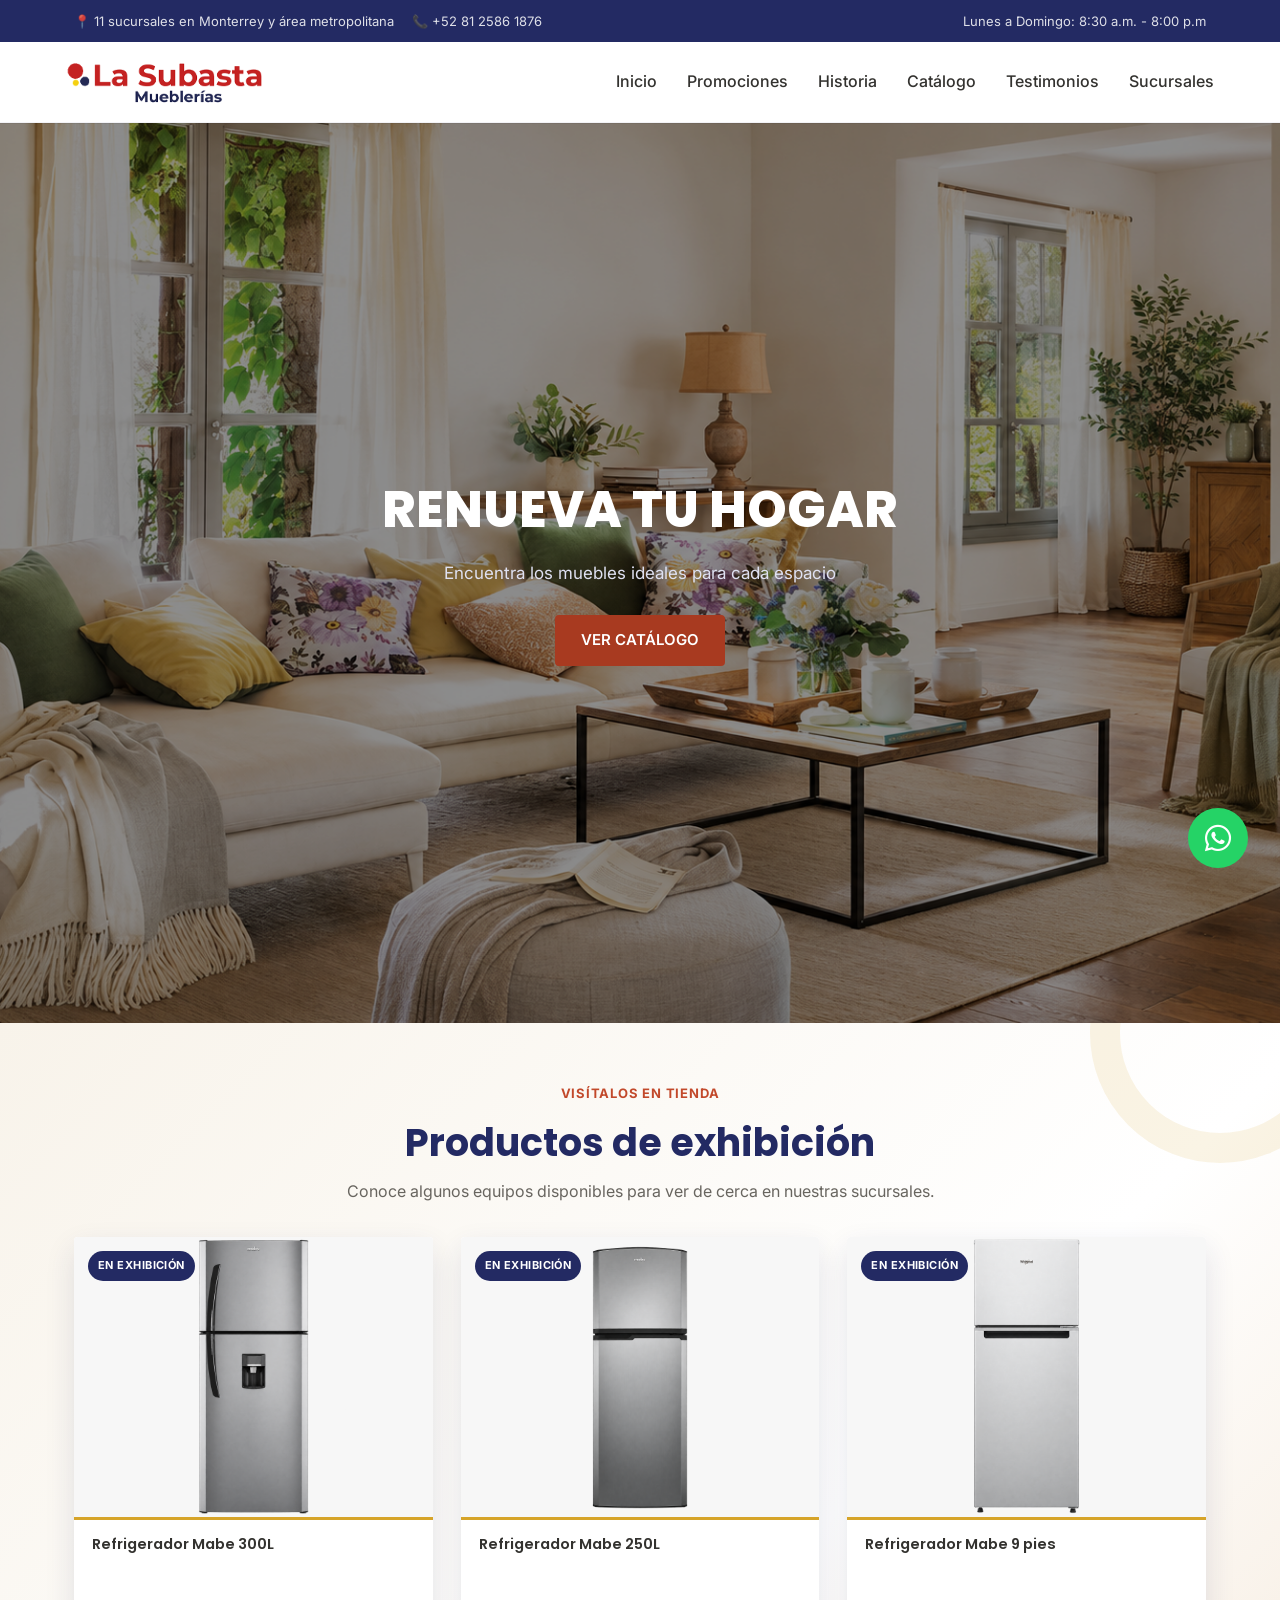
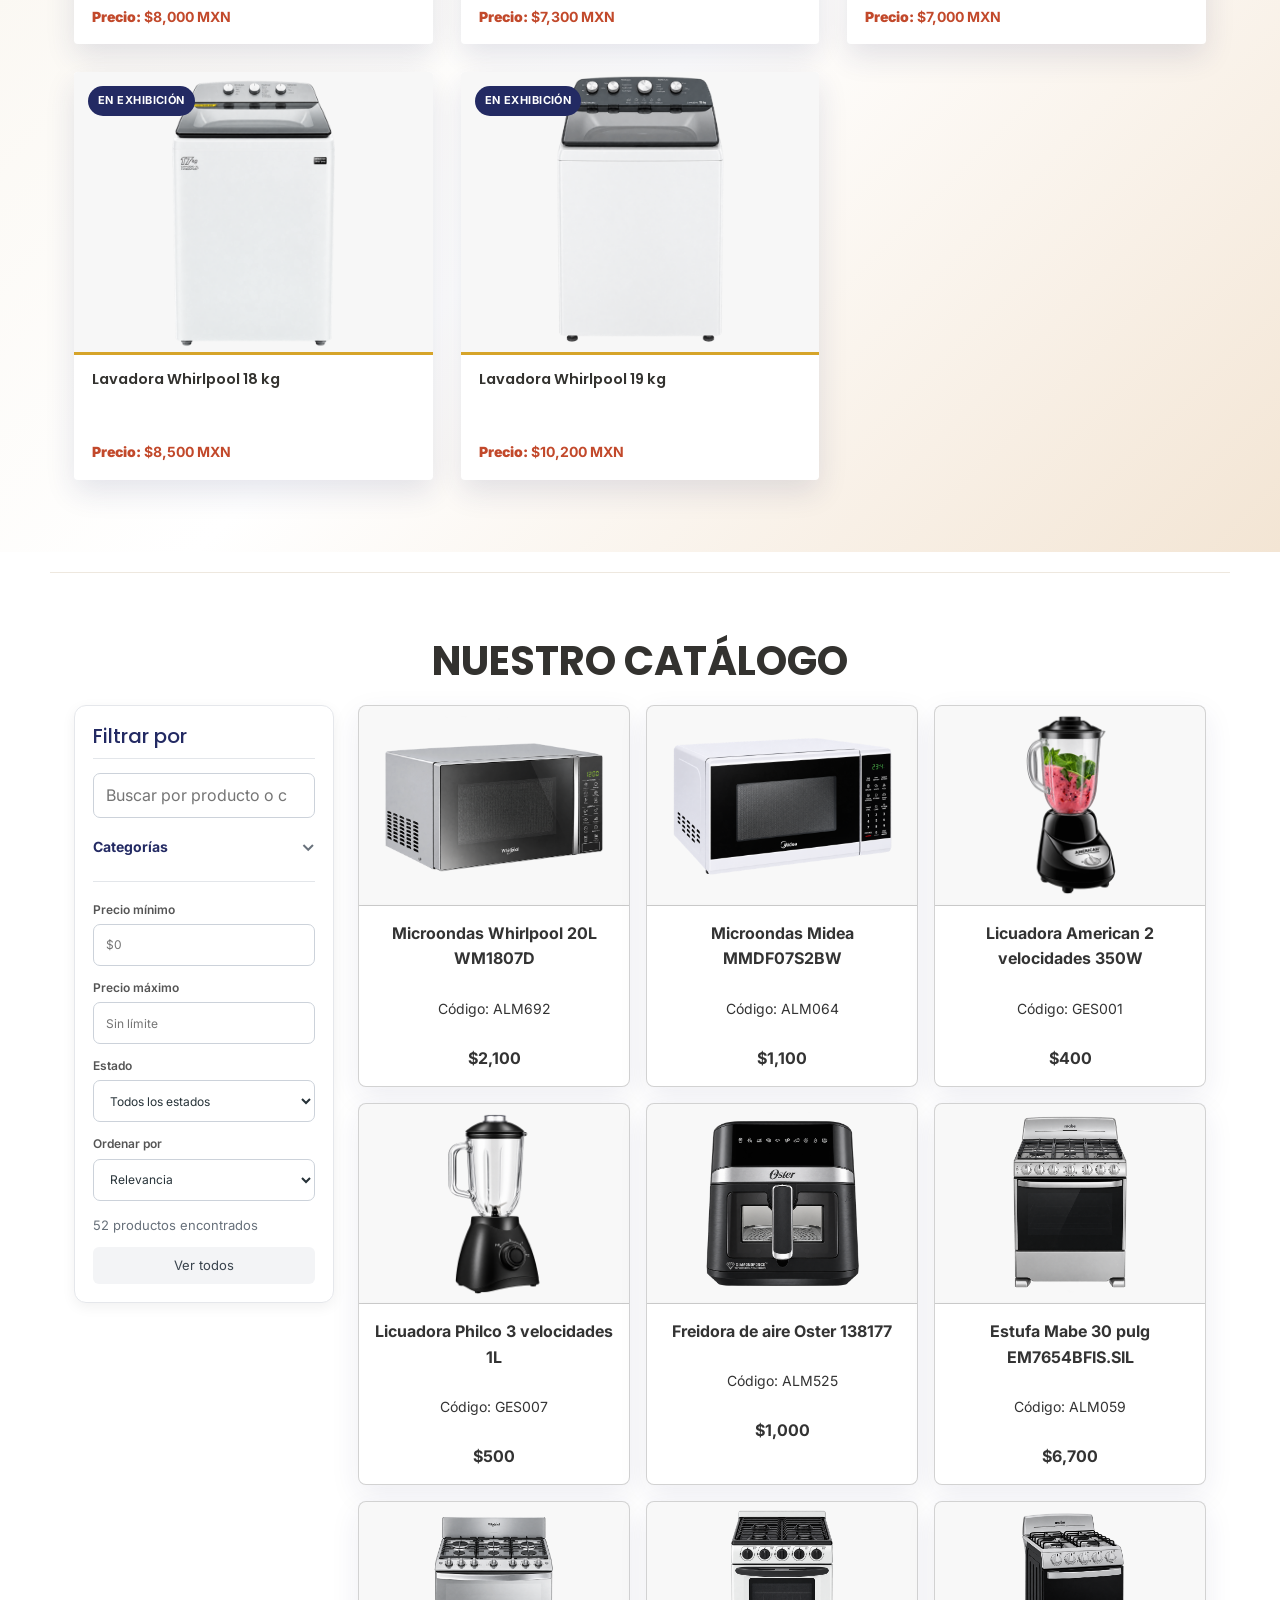
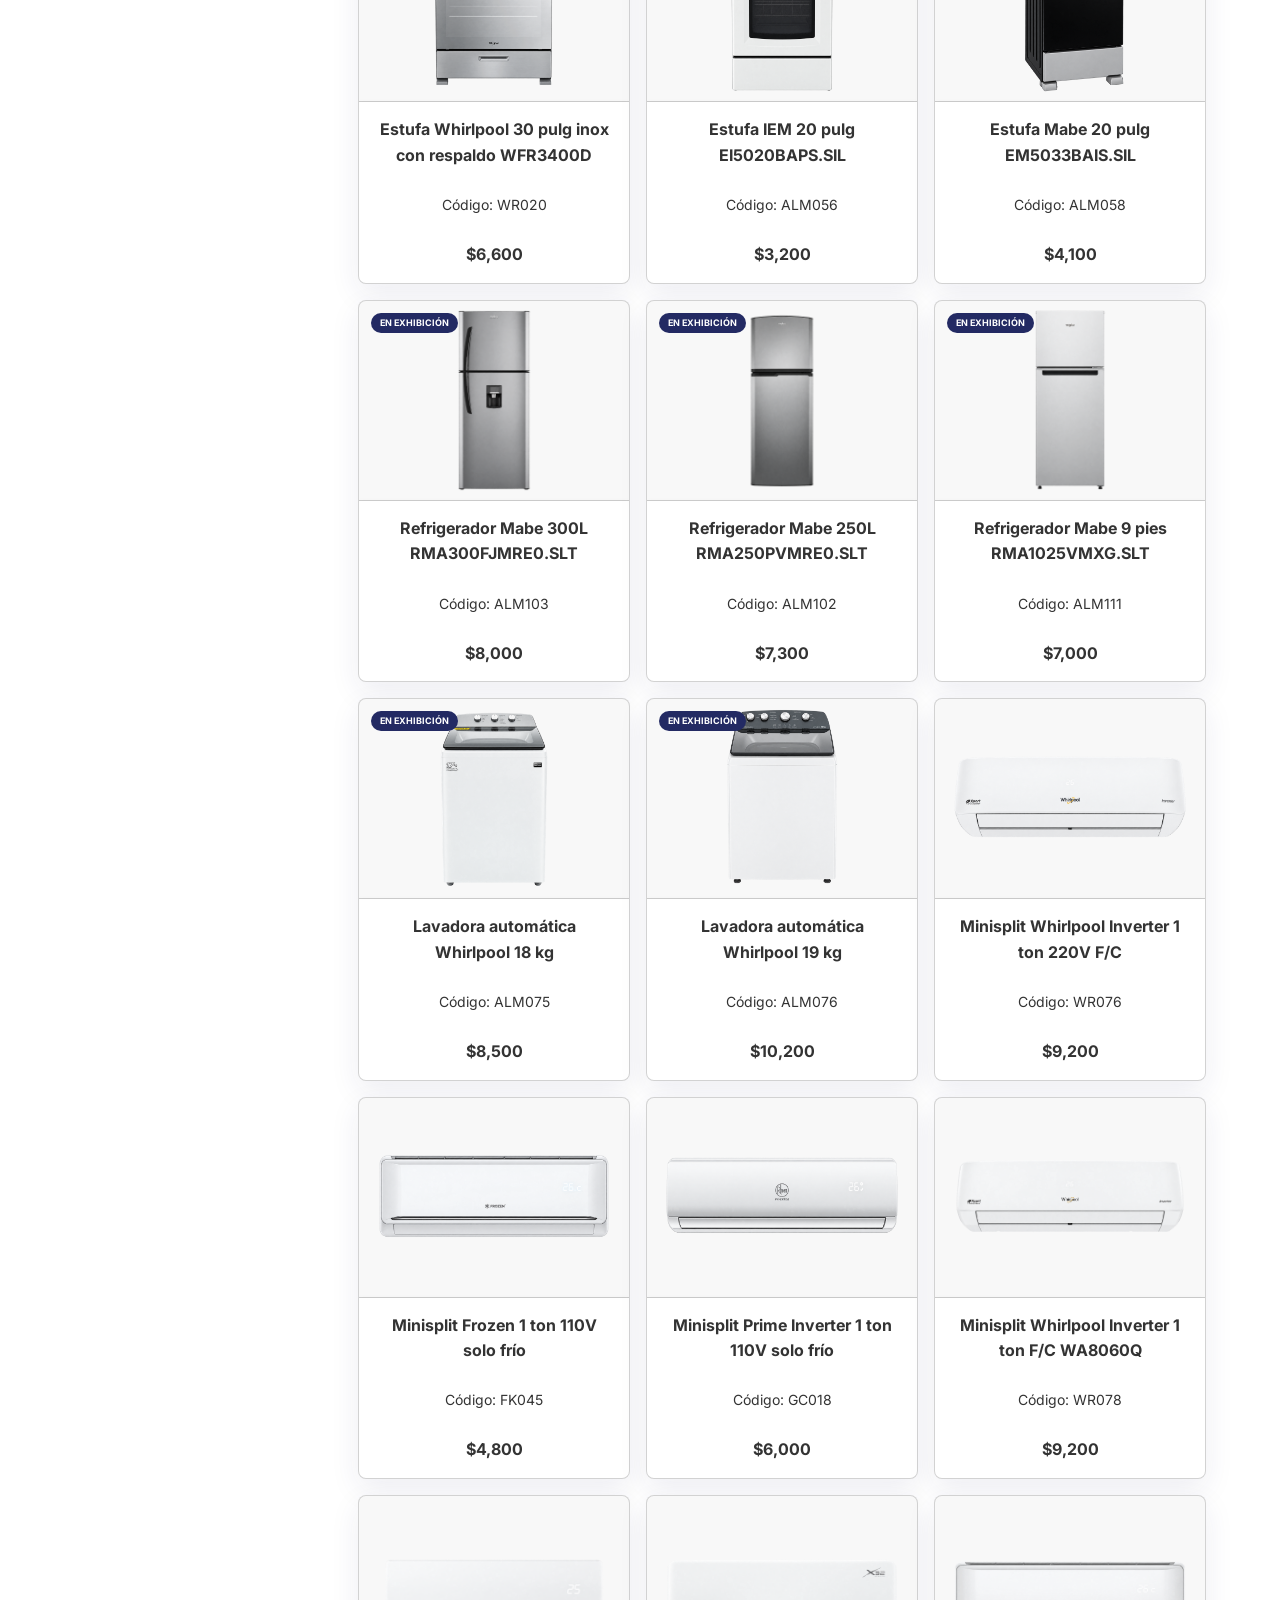
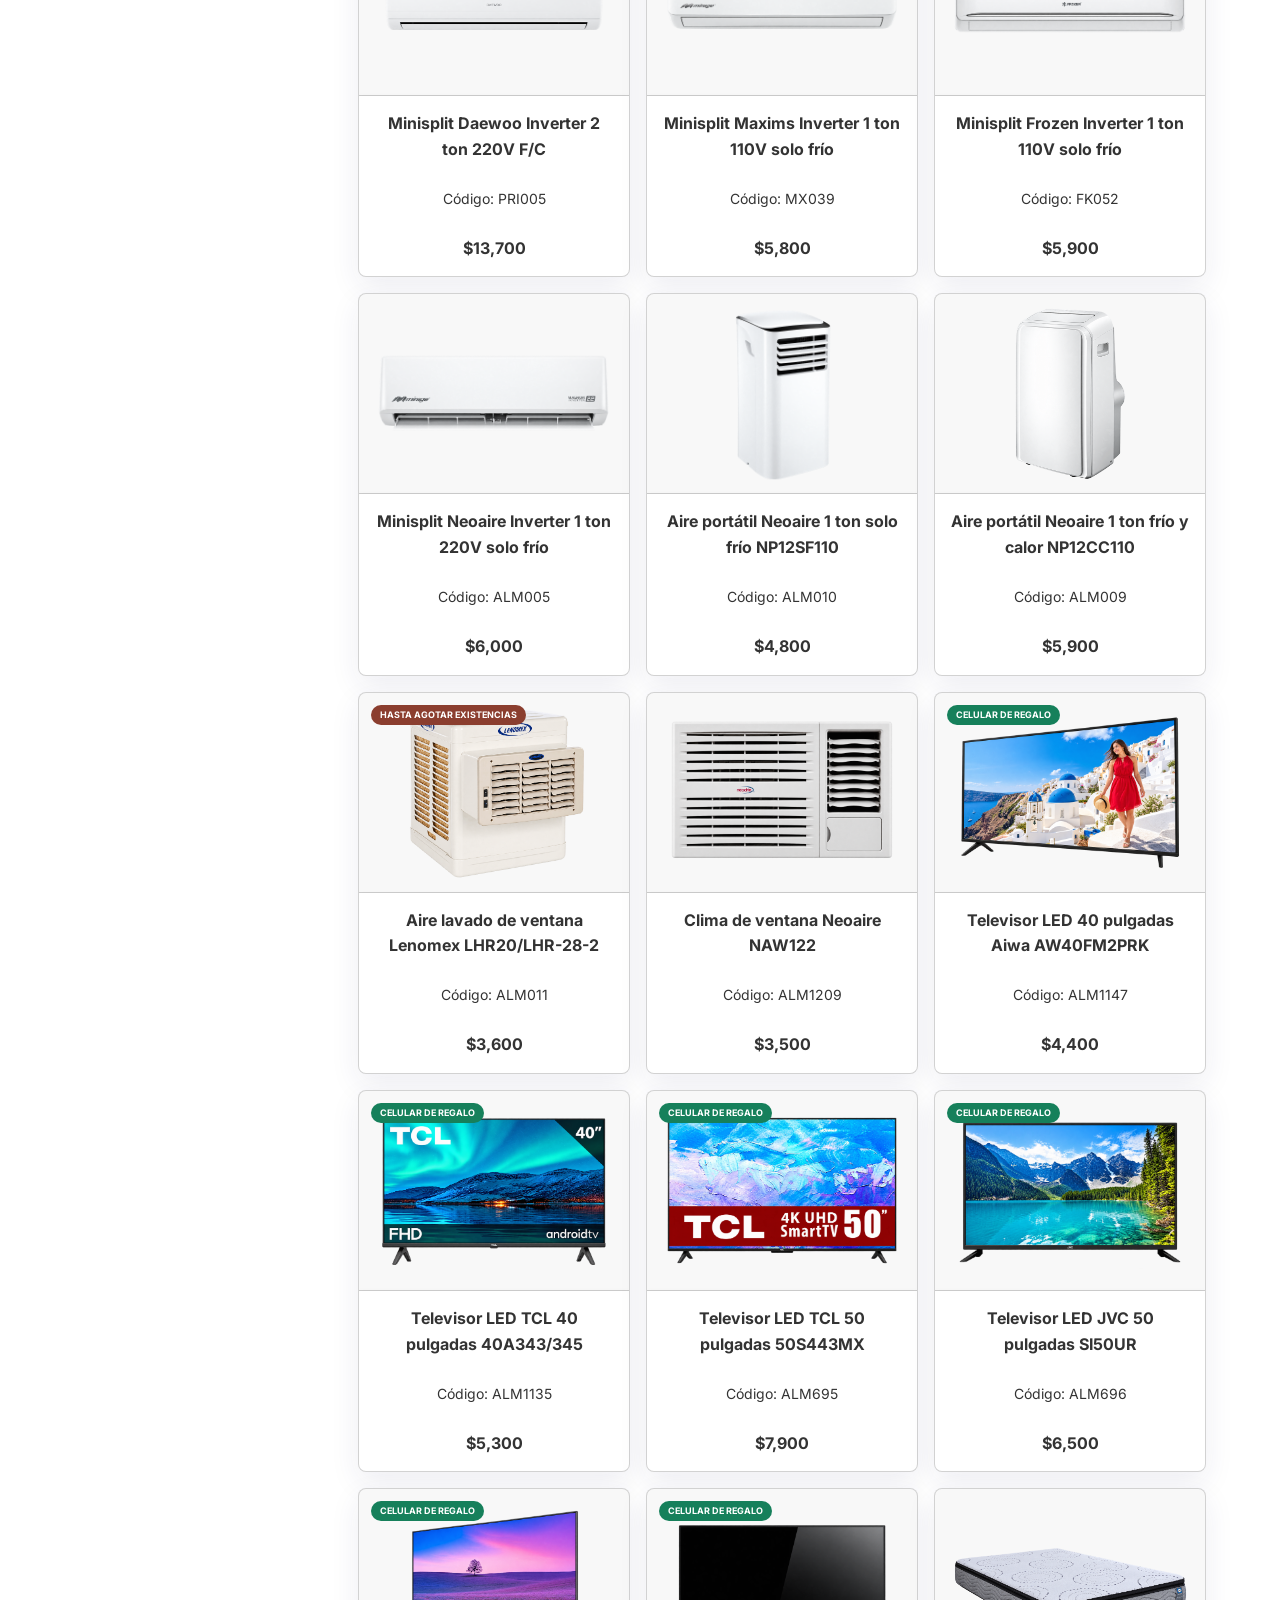
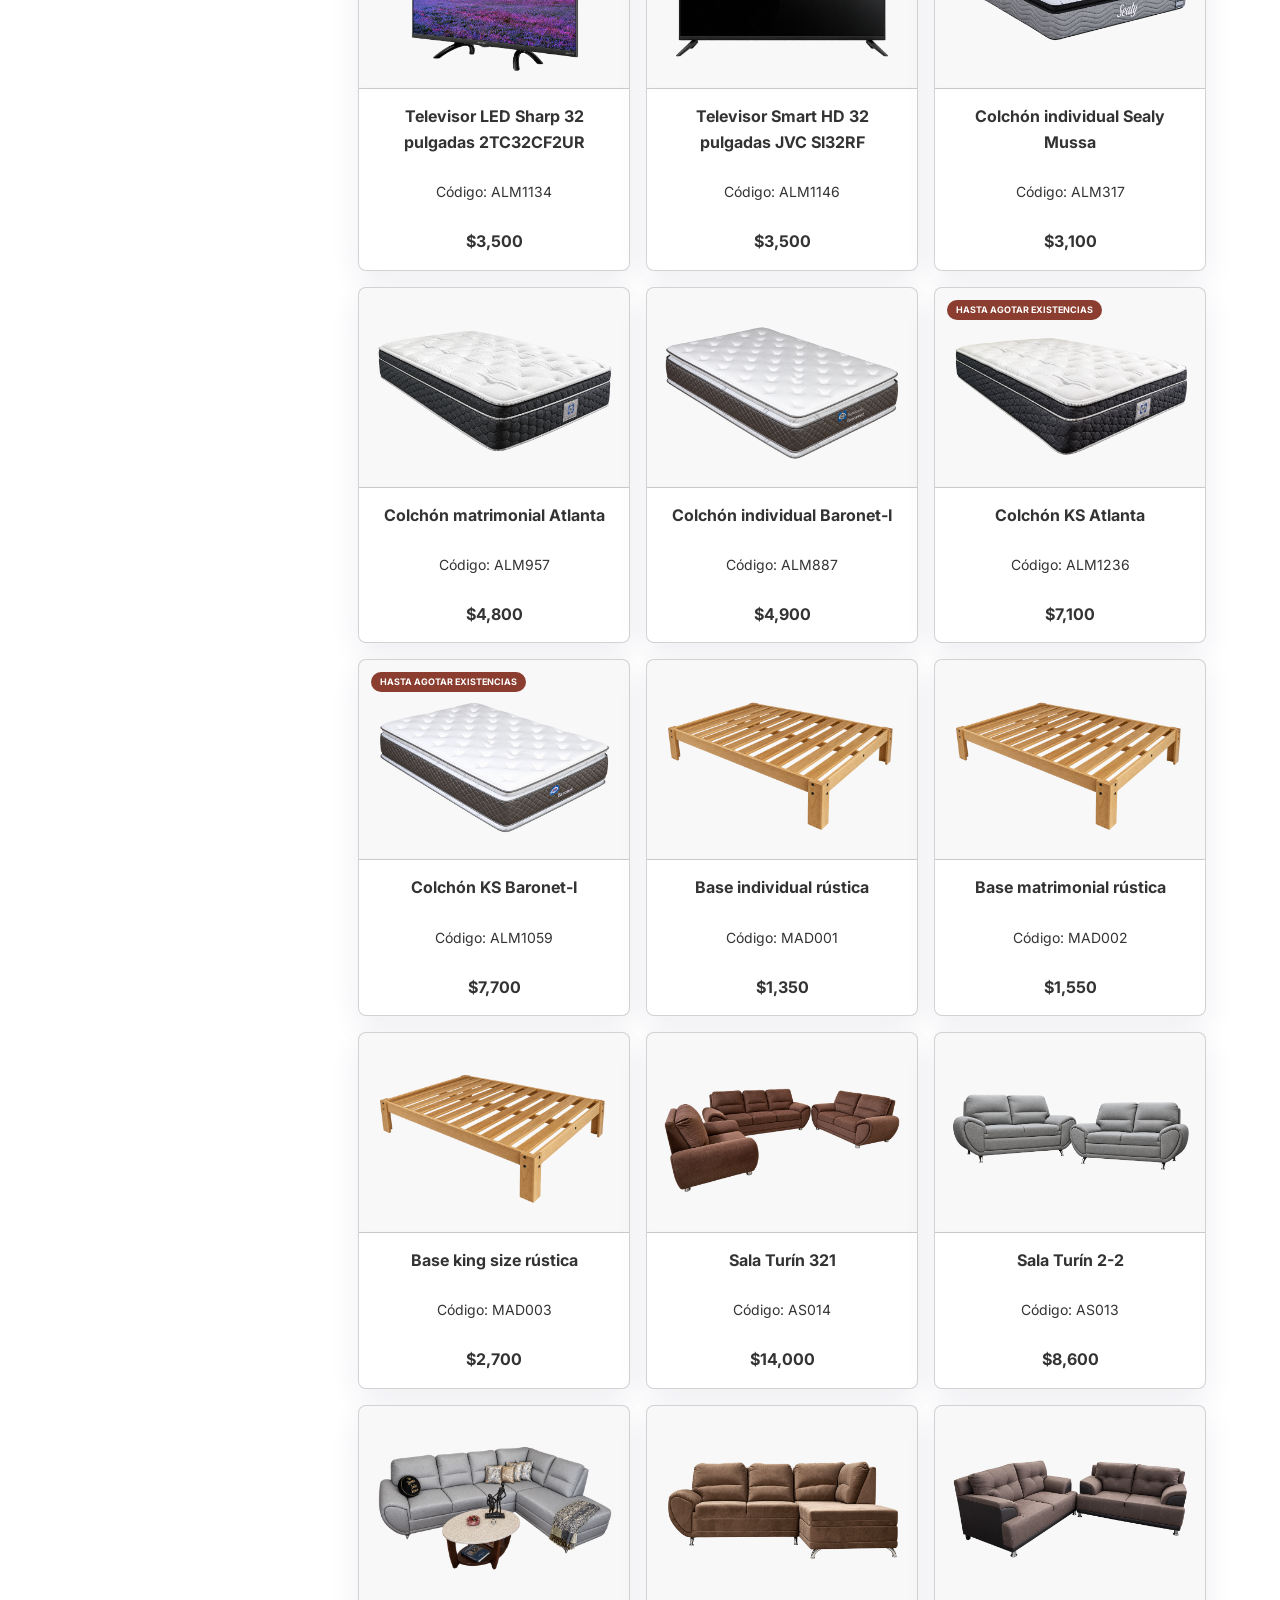
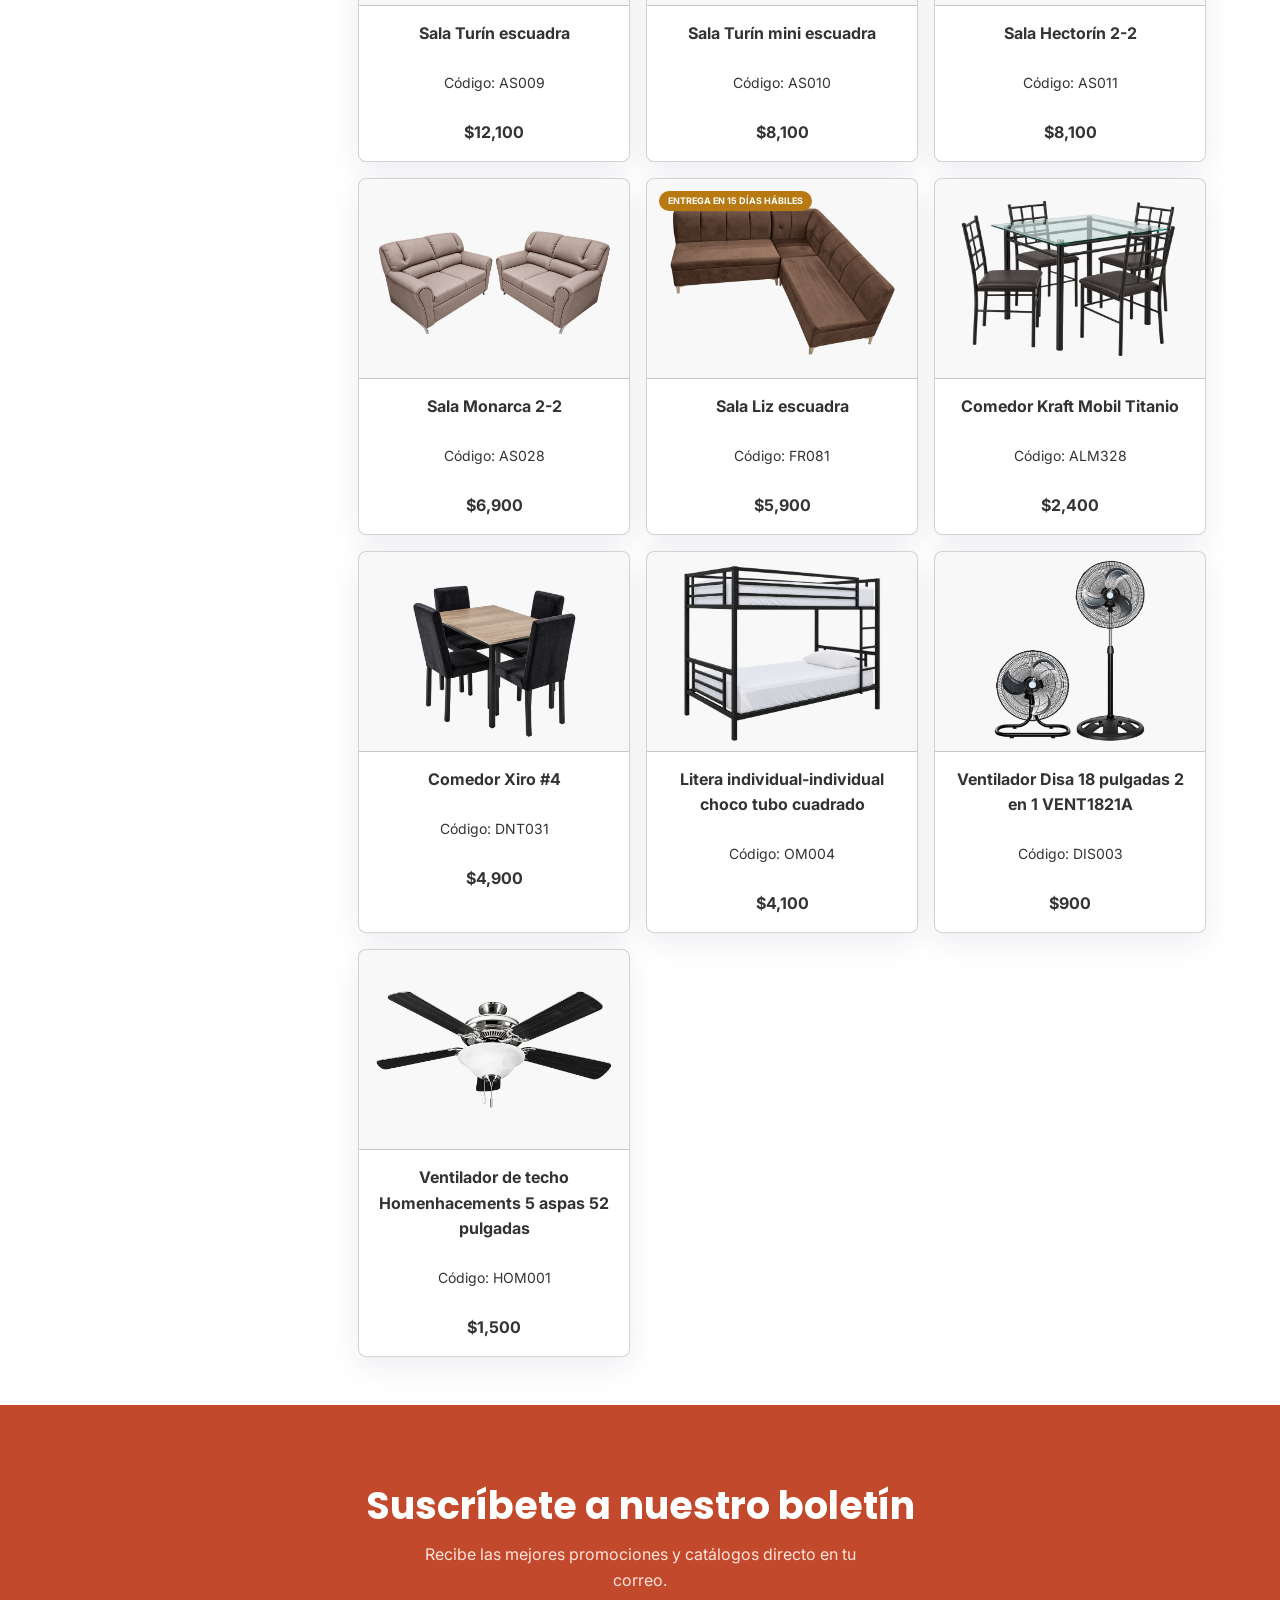
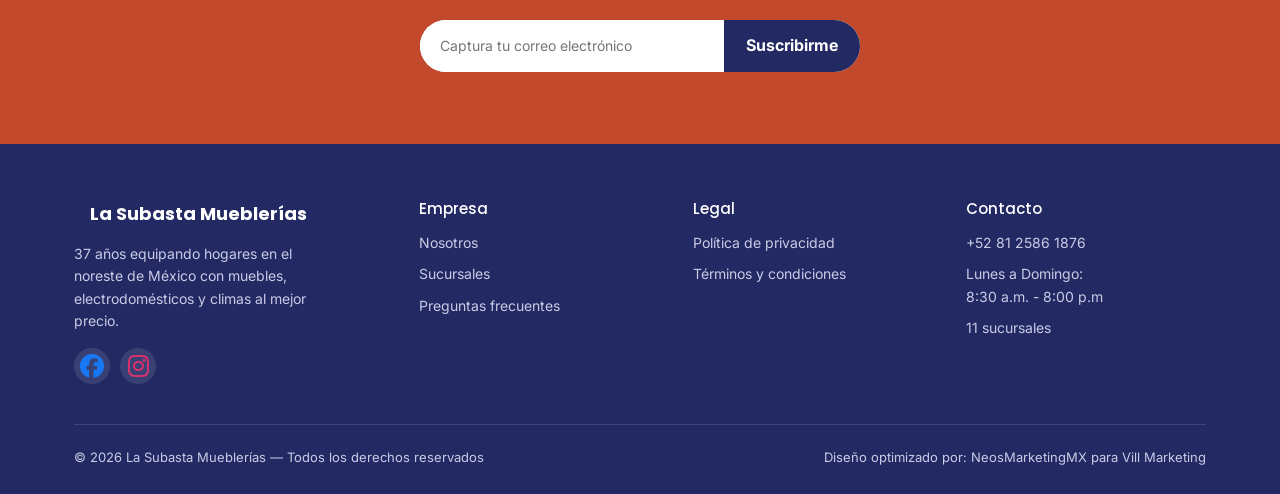
<file: catalogo.html>
<!DOCTYPE html>
<html lang="es-MX">

<head>
    <meta charset="UTF-8">
    <meta name="viewport" content="width=device-width, initial-scale=1.0">
    <meta name="referrer" content="strict-origin-when-cross-origin">
    <meta name="author" content="Carlos Estrello - NeosMarketingMX ©">
    <title>La Subasta Mueblerías | Muebles, Electrodomésticos y Climas en Monterrey</title>
    <meta name="description"
        content="Más de 37 años vendiendo muebles, electrodomésticos y minisplits en el noreste de México. 11 sucursales, crédito directo sin buró, entrega inmediata.">
    <link rel="icon" type="image/png" href="img/LOGO SUBASTA PNG.png">
    <link rel="apple-touch-icon" href="img/LOGO SUBASTA PNG.png">
    <link rel="canonical" href="https://lasubastamueblerias.com.mx/catalogo.html">
    <meta property="og:type" content="website">
    <meta property="og:site_name" content="La Subasta Mueblerías">
    <meta property="og:title" content="Catálogo | La Subasta Mueblerías">
    <meta property="og:description" content="Consulta nuestro catálogo de muebles, electrodomésticos y climas.">
    <meta property="og:url" content="https://lasubastamueblerias.com.mx/catalogo.html">
    <meta property="og:image" content="https://lasubastamueblerias.com.mx/img/LOGO%20SUBASTA%20PNG.png">
    <link rel="preconnect" href="https://fonts.googleapis.com">
    <link rel="preload" as="image" href="img/lasubasta.png" fetchpriority="high">
    <link
        href="https://fonts.googleapis.com/css2?family=Poppins:wght@400;500;600;700;800&family=Inter:wght@400;500;600&display=swap"
        rel="stylesheet">
    <link rel="stylesheet" href="https://cdn.jsdelivr.net/npm/bootstrap@5.3.2/dist/css/bootstrap.min.css">

    <!-- Google Tag Manager -->
    <script>
        (function (w, d, s, l, i) {
            w[l] = w[l] || [];
            w[l].push({ 'gtm.start': new Date().getTime(), event: 'gtm.js' });
            var f = d.getElementsByTagName(s)[0],
                j = d.createElement(s),
                dl = l != 'dataLayer' ? '&l=' + l : '';
            j.async = true;
            j.src = 'https://www.googletagmanager.com/gtm.js?id=' + i + dl;
            f.parentNode.insertBefore(j, f);
        })(window, document, 'script', 'dataLayer', 'GTM-PHJCK8K2');
    </script>
    <!-- End Google Tag Manager -->

    <link rel="stylesheet" href="style.css">
    <link rel="stylesheet" href="https://cdnjs.cloudflare.com/ajax/libs/font-awesome/6.5.0/css/all.min.css" />

</head>

<body>
    <!-- Google Tag Manager (noscript) -->
    <noscript><iframe src="https://www.googletagmanager.com/ns.html?id=GTM-PHJCK8K2" height="0" width="0"
            style="display:none;visibility:hidden"></iframe></noscript>
    <!-- End Google Tag Manager (noscript) -->

    <div class="topbar">
        <div class="container">
            <div class="topbar-links">
                <span><a href="index.html#sucursales">📍 11 sucursales en Monterrey y área metropolitana</a></span>
                <span><a href="https://wa.me/5218125861876" target="_blank" data-ubicacion="header" aria-label="Llamar a La Subasta Mueblerías">📞 +52 81 2586 1876</a></span>
            </div>
            <div class="topbar-links">
                <span>Lunes a Domingo: 8:30 a.m. - 8:00 p.m</span>
            </div>
        </div>
    </div>

    <!-- ============ HEADER ============ -->
    <header class="site">
        <div class="container nav">
            <a href="index.html" class="logo">
                <img src="img/lasubastalogo.png" alt="La Subasta Mueblerías">
            </a>

            <nav class="menu">
                <a href="index.html">Inicio</a>
                <a href="index.html#Promociones">Promociones</a>
                <a href="index.html#historia">Historia</a>
                <a href="catalogo.html">Catálogo</a>
                <a href="index.html#testimonios">Testimonios</a>
                <a href="index.html#sucursales">Sucursales</a>
                <!--<a href="index.html#credito">Tramita tu crédito</a>-->
            </nav>
            <!--
            <div class="nav-cta">
                <a href="#credito" class="btn btn-primary">Tramita tu crédito</a>
            </div>
            -->
            <button class="burger">☰</button>
        </div>
    </header>

    <!-- ============ HERO ============ -->
    <section class="hero catalogo" id="inicio">
        <div class="hero-content">
            <h1>RENUEVA TU HOGAR</h1>
            <p>Encuentra los muebles ideales para cada espacio</p>
            <a href="#catalogo" class="btn btn-primary">VER CATÁLOGO</a>
        </div>
    </section>

    <!-- ============ PRODUCTOS DE EXHIBICIÓN ============ -->
    <section class="section productos-exhibicion" style="padding-top:60px">
        <div class="container">
            <p class="eyebrow center">Visítalos en tienda</p>
            <h2 class="section-title center">Productos de exhibición</h2>
            <p class="section-desc center">Conoce algunos equipos disponibles para ver de cerca en nuestras sucursales.
            </p>
            <div class="prod-grid">
                <div class="prod-card" data-producto="ALM103" tabindex="0" role="button">
                    <span class="exhibicion-badge">En exhibición</span>
                    <div class="prod-thumb">
                        <img src="img/cataloto/REFRIGERADOR MABE 300L RMA300FJMRE0.SLT.png" alt="Refrigerador Mabe 300L"
                            loading="lazy">
                    </div>
                    <div class="prod-body">
                        <h4>Refrigerador Mabe 300L</h4>
                    </div>
                    <div class="prod-price"><b>Precio:</b> $8,000 MXN</div>
                </div>

                <div class="prod-card" data-producto="ALM102" tabindex="0" role="button">
                    <span class="exhibicion-badge">En exhibición</span>
                    <div class="prod-thumb">
                        <img src="img/cataloto/REFRIGERADOR MABE 250L RMA250PVMRE0.SLT.png" alt="Refrigerador Mabe 250L"
                            loading="lazy">
                    </div>
                    <div class="prod-body">
                        <h4>Refrigerador Mabe 250L</h4>
                    </div>
                    <div class="prod-price"><b>Precio:</b> $7,300 MXN</div>
                </div>

                <div class="prod-card" data-producto="ALM111" tabindex="0" role="button">
                    <span class="exhibicion-badge">En exhibición</span>
                    <div class="prod-thumb">
                        <img src="img/cataloto/REFRIGERADOR MABE 9 PIES RMA1025VMXG.SLT.png"
                            alt="Refrigerador Mabe 9 pies" loading="lazy">
                    </div>
                    <div class="prod-body">
                        <h4>Refrigerador Mabe 9 pies</h4>
                    </div>
                    <div class="prod-price"><b>Precio:</b> $7,000 MXN</div>
                </div>

                <div class="prod-card" data-producto="ALM075" tabindex="0" role="button">
                    <span class="exhibicion-badge">En exhibición</span>
                    <div class="prod-thumb">
                        <img src="img/cataloto/LAVADORA AUTOMATICA WHIRLPOOL 18KG 8MWTW1823WJM.BLA.png"
                            alt="Lavadora Whirlpool 18 kg" loading="lazy">
                    </div>
                    <div class="prod-body">
                        <h4>Lavadora Whirlpool 18 kg</h4>
                    </div>
                    <div class="prod-price"><b>Precio:</b> $8,500 MXN</div>
                </div>

                <div class="prod-card" data-producto="ALM076" tabindex="0" role="button">
                    <span class="exhibicion-badge">En exhibición</span>
                    <div class="prod-thumb">
                        <img src="img/cataloto/LAVADORA AUTOMATICA WHIRLPOOL 19KG 8MWTW1934WJM.BLA.png"
                            alt="Lavadora Whirlpool 19 kg" loading="lazy">
                    </div>
                    <div class="prod-body">
                        <h4>Lavadora Whirlpool 19 kg</h4>
                    </div>
                    <div class="prod-price"><b>Precio:</b> $10,200 MXN</div>
                </div>
            </div>
        </div>
    </section>

    <section id="catalogo" class="container features">
        <div class="row">
            <div class="col-lg-12 text-center">
                <div class="navy-line"></div>
                <h1 class="h1-contenido font-icon">
                    <span><strong>NUESTRO CATÁLOGO</strong></span>
                </h1>
            </div>

            <div class="catalogo-layout">
                <aside class="catalogo-herramientas" aria-label="Herramientas de búsqueda del catálogo">
                    <h2 class="catalogo-filtros-titulo">Filtrar por</h2>
                    <label class="catalogo-busqueda">
                        <span class="visually-hidden">Buscar productos</span>
                        <input id="buscarCatalogo" type="search" placeholder="Buscar por producto o código"
                            autocomplete="off">
                    </label>
                    <details class="catalogo-categorias">
                        <summary>Categorías</summary>
                        <div id="filtroCategorias"></div>
                    </details>
                    <div class="catalogo-filtros">
                        <label>
                            <span>Precio mínimo</span>
                            <input id="precioMinimo" type="number" min="0" step="100" placeholder="$0">
                        </label>
                        <label>
                            <span>Precio máximo</span>
                            <input id="precioMaximo" type="number" min="0" step="100" placeholder="Sin límite">
                        </label>
                        <label>
                            <span>Estado</span>
                            <select id="filtroEstado">
                                <option value="todos">Todos los estados</option>
                                <option value="exhibicion">En exhibición</option>
                                <option value="agotamiento">Hasta agotar existencias</option>
                                <option value="entrega">Entrega en 15 días</option>
                                <option value="regalo">Celular de regalo</option>
                            </select>
                        </label>
                        <label>
                            <span>Ordenar por</span>
                            <select id="ordenCatalogo">
                                <option value="relevancia">Relevancia</option>
                                <option value="precio-menor">Precio: menor a mayor</option>
                                <option value="precio-mayor">Precio: mayor a menor</option>
                                <option value="nombre">Nombre: A-Z</option>
                            </select>
                        </label>
                    </div>
                    <div class="catalogo-resultados">
                        <span id="contadorCatalogo" aria-live="polite"></span>
                        <button id="verTodoCatalogo" type="button" class="catalogo-limpiar">Ver todos</button>
                    </div>
                </aside>

                <div id="contenidos" class="catalogo-resultados-grid">
                    <div class="row">

                        <div id="contenido1" class="contenido col-lg-12">
                            <div class="row text-center">
                                <div class="col-sm-3">
                                    <div class="card">
                                        <div class="card-header">
                                            <img src="img/cataloto/AIRE ACONDICIONADO PORTATIL NEOAIRE 1TON FC NP12CC110.png"
                                                class="img-responsive" />
                                        </div>
                                    </div>
                                    <div class="card-body">
                                        <span class="navy"><strong>AIRE ACONDICIONADO PORTATIL NEOAIRE 1TON FC
                                                NP12CC110</strong></span><br />
                                        Características<br />
                                        <strong>S/. 5,00</strong>

                                    </div>
                                </div>
                            </div>

                            <div class="col-sm-3">
                                <div class="card">
                                    <div class="card-header">
                                        <img src="img/cataloto/AIRE ACONDICIONADO PORTATIL NEOAIRE 1TON SF NP12SF110.png"
                                            class="img-responsive" />
                                    </div>
                                    <div class="card-body">
                                        <span class="navy"><strong>AIRE ACONDICIONADO PORTATIL NEOAIRE 1TON SF
                                                NP12SF110</strong></span><br />
                                        Características<br />
                                        <strong>S/. 8,00</strong>

                                    </div>
                                </div>
                            </div>

                            <div class="col-sm-3">
                                <div class="card">
                                    <div class="card-header">
                                        <img src="img/cataloto/AIRE LAVADO DE VENTANA LENOMEX LHR20. LHR-28-2.png"
                                            class="img-responsive" />
                                    </div>
                                    <div class="card-body">
                                        <span class="navy"><strong>AIRE LAVADO DE VENTANA LENOMEX LHR20.
                                                LHR-28-2</strong></span><br />
                                        Carácteristicas<br />
                                        <strong>S/. 5,00</strong>

                                    </div>
                                </div>
                            </div>

                            <div class="col-sm-3">
                                <div class="card">
                                    <div class="card-header">
                                        <img src="img/cataloto/CLIMA DE VENTANA NEOAIRE NAW122.png"
                                            class="img-responsive" />
                                    </div>
                                    <div class="card-body">
                                        <span class="navy"><strong>CLIMA DE VENTANA NEOAIRE NAW122</strong></span><br />
                                        Carácteristicas<br />
                                        <strong>S/. 5,00</strong>

                                    </div>
                                </div>
                            </div>

                            <div class="col-sm-3">
                                <div class="card">
                                    <div class="card-header">
                                        <img src="img/cataloto/DISA 18 PULG 2 EN 1 VENT1821A.png"
                                            class="img-responsive" />
                                    </div>
                                    <div class="card-body">
                                        <span class="navy"><strong>DISA 18 PULG 2 EN 1 VENT1821A</strong></span><br />
                                        Carácteristicas<br />
                                        <strong>S/. 5,00</strong>

                                    </div>
                                </div>
                            </div>

                            <div class="col-sm-3">
                                <div class="card">
                                    <div class="card-header">
                                        <img src="img/cataloto/MINISPLIT DAEWOO INVERTER 2TON 220V FV.png"
                                            class="img-responsive" />
                                    </div>
                                    <div class="card-body">
                                        <span class="navy"><strong>MINISPLIT DAEWOO INVERTER 2TON 220V
                                                FV</strong></span><br />
                                        Carácteristicas<br />
                                        <strong>S/. 5,00</strong>

                                    </div>
                                </div>
                            </div>

                            <div class="col-sm-3">
                                <div class="card">
                                    <div class="card-header">
                                        <img src="img/cataloto/MINISPLIT FROZEN 1TON 110V SOLO FRIO.png"
                                            class="img-responsive" />
                                    </div>
                                    <div class="card-body">
                                        <span class="navy"><strong>MINISPLIT FROZEN 1TON 110V SOLO
                                                FRIO</strong></span><br />
                                        Carácteristicas<br />
                                        <strong>S/. 5,00</strong>

                                    </div>
                                </div>
                            </div>

                            <div class="col-sm-3">
                                <div class="card">
                                    <div class="card-header">
                                        <img src="img/cataloto/MINISPLIT FROZEN INVERTER 1TON 110V SF.png"
                                            class="img-responsive" />

                                    </div>
                                    <div class="card-body">
                                        <span class="navy"><strong>MINISPLIT FROZEN INVERTER 1TON 110V
                                                SF</strong></span><br />
                                        Carácteristicas<br />
                                        <strong>S/. 5,00</strong>

                                    </div>
                                </div>
                            </div>

                            <div class="col-sm-3">
                                <div class="card">
                                    <div class="card-header">
                                        <img src="img/cataloto/MINISPLIT MAXIS INVERTER 1 TON 110V SF.png"
                                            class="img-responsive" />
                                    </div>
                                    <div class="card-body">
                                        <span class="navy"><strong>MINISPLIT MAXIS INVERTER 1 TON 110V
                                                SF</strong></span><br />
                                        Carácteristicas<br />
                                        <strong>S/. 5,00</strong>

                                    </div>
                                </div>
                            </div>

                            <div class="col-sm-3">
                                <div class="card">
                                    <div class="card-header">
                                        <img src="img/cataloto/MINISPLIT NEOAIRE INVERTER 1TON 22OV SF.png"
                                            class="img-responsive" />
                                    </div>
                                    <div class="card-body">
                                        <span class="navy"><strong>MINISPLIT NEOAIRE INVERTER 1TON 22OV
                                                SF</strong></span><br />
                                        Carácteristicas<br />
                                        <strong>S/. 5,00</strong>

                                    </div>
                                </div>
                            </div>

                            <div class="col-sm-3">
                                <div class="card">
                                    <div class="card-header">
                                        <img src="img/cataloto/MINISPLIT PRIME INVERTER 1TON 110V SF.png"
                                            class="img-responsive" />
                                    </div>
                                    <div class="card-body">
                                        <span class="navy"><strong>MINISPLIT PRIME INVERTER 1TON 110V
                                                SF</strong></span><br />
                                        Carácteristicas<br />
                                        <strong>S/. 5,00</strong>

                                    </div>
                                </div>
                            </div>

                            <div class="col-sm-3">
                                <div class="card">
                                    <div class="card-header">
                                        <img src="img/cataloto/MINISPLIT WHIRLPOOL INVERTER 1 TON 110V FC.png"
                                            class="img-responsive" />
                                    </div>
                                    <div class="card-body">
                                        <span class="navy"><strong>MINISPLIT WHIRLPOOL INVERTER 1 TON 110V
                                                FC</strong></span><br />
                                        Carácteristicas<br />
                                        <strong>S/. 5,00</strong>

                                    </div>
                                </div>
                            </div>

                            <div class="col-sm-3">
                                <div class="card">
                                    <div class="card-header">
                                        <img src="img/cataloto/MINISPLIT WHIRLPOOL IVERTER 1TON 220V FC WA8060Q.png"
                                            class="img-responsive" />
                                    </div>
                                    <div class="card-body">
                                        <span class="navy"><strong>MINISPLIT WHIRLPOOL IVERTER 1TON 220V FC
                                                WA8060Q</strong></span><br />
                                        Carácteristicas<br />
                                        <strong>S/. 5,00</strong>

                                    </div>
                                </div>
                            </div>

                            <div class="col-sm-3">
                                <div class="card">
                                    <div class="card-header">
                                        <img src="img/cataloto/MINISPLIT NEOAIRE INVERTER 1TON 22OV SF.png"
                                            class="img-responsive" />
                                    </div>
                                    <div class="card-body">
                                        <span class="navy"><strong>MINISPLIT NEOAIRE INVERTER 1TON 22OV
                                                SF</strong></span><br />
                                        Carácteristicas<br />
                                        <strong>S/. 5,00</strong>

                                    </div>
                                </div>
                            </div>

                        </div>
                    </div>

                    <div id="contenido2" class="contenido col-lg-12">
                        <div class="row text-center">
                            <div class="col-sm-3">
                                <div class="card">
                                    <div class="card-header">
                                        <img src="img/cataloto/COLCHON INDIVIDUAL SEALY MUSSA.png"
                                            class="img-responsive" />
                                    </div>
                                    <div class="card-body">
                                        <span class="navy"><strong>COLCHON INDIVIDUAL SEALY MUSSA</strong></span><br />
                                        Características<br />
                                        <strong>S/. 5,00</strong>

                                    </div>
                                </div>
                            </div>

                            <div class="col-sm-3">
                                <div class="card">
                                    <div class="card-header">
                                        <img src="img/cataloto/COLCHON KS ATLANTA.png" class="img-responsive" />
                                    </div>
                                    <div class="card-body">
                                        <span class="navy"><strong>COLCHON KS ATLANTA</strong></span><br />
                                        Características<br />
                                        <strong>S/. 8,00</strong>

                                    </div>
                                </div>
                            </div>

                            <div class="col-sm-3">
                                <div class="card">
                                    <div class="card-header">
                                        <img src="img/cataloto/COLCHON KS BARONET-I INDIVIDUAL.png"
                                            class="img-responsive" />
                                    </div>
                                    <div class="card-body">
                                        <span class="navy"><strong>COLCHON KS BARONET-I INDIVIDUAL</strong></span><br />
                                        Carácteristicas<br />
                                        <strong>S/. 5,00</strong>

                                    </div>
                                </div>
                            </div>

                            <div class="col-sm-3">
                                <div class="card">
                                    <div class="card-header">
                                        <img src="img/cataloto/COLCHON KS BARONET-I.png" class="img-responsive" />
                                    </div>
                                    <div class="card-body">
                                        <span class="navy"><strong>COLCHON KS BARONET-I <br /></strong></span><br />
                                        Carácteristicas<br />
                                        <strong>S/. 14,00</strong>

                                    </div>
                                </div>
                            </div>

                            <div class="col-sm-3">
                                <div class="card">
                                    <div class="card-header">
                                        <img src="img/cataloto/COLCHON MATRIMONIAL ATLANTA.png"
                                            class="img-responsive" />
                                    </div>
                                    <div class="card-body">
                                        <span class="navy"><strong>COLCHON MATRIMONIAL ATLANTA</strong></span><br />
                                        Características<br />
                                        <strong>S/. 8,00</strong>

                                    </div>
                                </div>
                            </div>

                            <div class="row text-center">
                                <div class="col-sm-3">
                                    <div class="card">
                                        <div class="card-header">
                                            <img src="img/cataloto/BASE RUSTICA.png" class="img-responsive" />
                                        </div>
                                        <div class="card-body">
                                            <span class="navy"><strong>BASE RUSTICA</strong></span><br />
                                            Características<br />
                                            <strong>S/. 5,00</strong>

                                        </div>
                                    </div>
                                </div>
                            </div>
                        </div>
                    </div>

                    <div id="contenido3" class="contenido col-lg-12">
                        <div class="row text-center">
                            <div class="col-sm-3">
                                <div class="card">
                                    <div class="card-header">
                                        <img src="img/cataloto/COMEDOR KRAFT MOBIL TITANIO.png"
                                            class="img-responsive" />
                                    </div>
                                    <div class="card-body">
                                        <span class="navy"><strong>COMEDOR KRAFT MOBIL TITANIO</strong></span><br />
                                        Características<br />
                                        <strong>S/. 5,00</strong>

                                    </div>
                                </div>
                            </div>

                            <div class="col-sm-3">
                                <div class="card">
                                    <div class="card-header">
                                        <img src="img/cataloto/COMEDOR XIRO 4.png" class="img-responsive" />
                                    </div>
                                    <div class="card-body">
                                        <span class="navy"><strong>COMEDOR XIRO 4</strong></span><br />
                                        Características<br />
                                        <strong>S/. 8,00</strong>

                                    </div>
                                </div>
                            </div>
                        </div>
                    </div>

                    <div id="contenido4" class="contenido col-lg-12">
                        <div class="row text-center">
                            <div class="col-sm-3">
                                <div class="card">
                                    <div class="card-header">
                                        <img src="img/cataloto/ESTUFA IEM 20 PULG EI5020BAPS.SIL.png"
                                            class="img-responsive" />
                                        <!-- 
                                        <span class="price-tag">S/.5</span>
                                         -->
                                    </div>
                                    <div class="card-body">
                                        <span class="navy"><strong>ESTUFA IEM 20 PULG
                                                EI5020BAPS.SIL</strong></span><br />
                                        Características<br />
                                        <strong>S/. 5,00</strong>

                                    </div>
                                </div>
                            </div>

                            <div class="col-sm-3">
                                <div class="card">
                                    <div class="card-header">
                                        <img src="img/cataloto/ESTUFA MABE 20 PULG EM5033BAIS.SILIL.png"
                                            class="img-responsive" />
                                    </div>
                                    <div class="card-body">
                                        <span class="navy"><strong>ESTUFA MABE 20 PULG
                                                EM5033BAIS.SILIL</strong></span><br />
                                        Características<br />
                                        <strong>S/. 8,00</strong>

                                    </div>
                                </div>
                            </div>

                            <div class="col-sm-3">
                                <div class="card">
                                    <div class="card-header">
                                        <img src="img/cataloto/ESTUFA MABE 30 PULG EM7654BFIS.SIL.png"
                                            class="img-responsive" />
                                    </div>
                                    <div class="card-body">
                                        <span class="navy"><strong>ESTUFA MABE 30 PULG
                                                EM7654BFIS.SIL</strong></span><br />
                                        Carácteristicas<br />
                                        <strong>S/. 5,00</strong>

                                    </div>
                                </div>
                            </div>

                            <div class="col-sm-3">
                                <div class="card">
                                    <div class="card-header">
                                        <img src="img/cataloto/WHIRLPOOL 30 INOX RESPALDO WFR3400D.png"
                                            class="img-responsive" />
                                    </div>
                                    <div class="card-body">
                                        <span class="navy"><strong>WHIRLPOOL 30 INOX RESPALDO
                                                WFR3400D</strong></span><br />
                                        Carácteristicas<br />
                                        <strong>S/. 5,00</strong>

                                    </div>
                                </div>
                            </div>

                            <div class="col-sm-3">
                                <div class="card">
                                    <div class="card-header">
                                        <img src="img/cataloto/FREIDORA DE AIRE OSTER 138177.png"
                                            class="img-responsive" />
                                    </div>
                                    <div class="card-body">
                                        <span class="navy"><strong>FREIDORA DE AIRE OSTER
                                                138177<br /></strong></span><br />
                                        Carácteristicas<br />
                                        <strong>S/. 14,00</strong>

                                    </div>
                                </div>
                            </div>
                        </div>
                    </div>

                    <div id="contenido5" class="contenido col-lg-12">
                        <div class="row text-center">
                            <div class="col-sm-3">
                                <div class="card">
                                    <div class="card-header">
                                        <img src="img/cataloto/LAVADORA AUTOMATICA WHIRLPOOL 18KG 8MWTW1823WJM.BLA.png"
                                            class="img-responsive" />
                                    </div>
                                    <div class="card-body">
                                        <span class="navy"><strong>LAVADORA AUTOMATICA WHIRLPOOL 18KG
                                                8MWTW1823WJM.BLA</strong></span><br />
                                        Características<br />
                                        <strong>S/. 5,00</strong>

                                    </div>
                                </div>
                            </div>

                            <div class="col-sm-3">
                                <div class="card">
                                    <div class="card-header">
                                        <img src="img/cataloto/LAVADORA AUTOMATICA WHIRLPOOL 19KG 8MWTW1934WJM.BLA.png"
                                            class="img-responsive" />
                                    </div>
                                    <div class="card-body">
                                        <span class="navy"><strong>LAVADORA AUTOMATICA WHIRLPOOL 19KG
                                                8MWTW1934WJM.BLA</strong></span><br />
                                        Características<br />
                                        <strong>S/. 8,00</strong>

                                    </div>
                                </div>
                            </div>
                        </div>
                    </div>

                    <div id="contenido6" class="contenido col-lg-12">
                        <div class="row text-center">
                            <div class="col-sm-3">
                                <div class="card">
                                    <div class="card-header">
                                        <img src="img/cataloto/REFRIGERADOR MABE 9 PIES RMA1025VMXG.SLT.png"
                                            class="img-responsive" />
                                    </div>
                                    <div class="card-body">
                                        <span class="navy"><strong>REFRIGERADOR MABE 9 PIES
                                                RMA1025VMXG.SLT</strong></span><br />
                                        Características<br />
                                        <strong>S/. 5,00</strong>

                                    </div>
                                </div>
                            </div>

                            <div class="col-sm-3">
                                <div class="card">
                                    <div class="card-header">
                                        <img src="img/cataloto/REFRIGERADOR MABE 250L RMA250PVMRE0.SLT.png"
                                            class="img-responsive" />
                                    </div>
                                    <div class="card-body">
                                        <span class="navy"><strong>REFRIGERADOR MABE 250L
                                                RMA250PVMRE0.SLT</strong></span><br />
                                        Características<br />
                                        <strong>S/. 8,00</strong>

                                    </div>
                                </div>
                            </div>

                            <div class="col-sm-3">
                                <div class="card">
                                    <div class="card-header">
                                        <img src="img/cataloto/REFRIGERADOR MABE 300L RMA300FJMRE0.SLT.png"
                                            class="img-responsive" />
                                    </div>
                                    <div class="card-body">
                                        <span class="navy"><strong>REFRIGERADOR MABE 300L
                                                RMA300FJMRE0.SLT</strong></span><br />
                                        Características<br />
                                        <strong>S/. 8,00</strong>

                                    </div>
                                </div>
                            </div>
                        </div>
                    </div>

                    <div id="contenido7" class="contenido col-lg-12">
                        <div class="row text-center">
                            <div class="col-sm-3">
                                <div class="card">
                                    <div class="card-header">
                                        <img src="img/cataloto/SALA HECTORIN 22.png" class="img-responsive" />
                                    </div>
                                    <div class="card-body">
                                        <span class="navy"><strong>SALA HECTORIN 22</strong></span><br />
                                        Características<br />
                                        <strong>S/. 8,00</strong>

                                    </div>
                                </div>
                            </div>

                            <div class="col-sm-3">
                                <div class="card">
                                    <div class="card-header">
                                        <img src="img/cataloto/SALA LIZ ESCUADRA CAFE.png" class="img-responsive" />
                                    </div>
                                    <div class="card-body">
                                        <span class="navy"><strong>SALA LIZ ESCUADRA CAFE</strong></span><br />
                                        Características<br />
                                        <strong>S/. 8,00</strong>

                                    </div>
                                </div>
                            </div>

                            <div class="col-sm-3">
                                <div class="card">
                                    <div class="card-header">
                                        <img src="img/cataloto/SALA LIZ ESCUADRA GRIS.png" class="img-responsive" />
                                    </div>
                                    <div class="card-body">
                                        <span class="navy"><strong>SALA LIZ ESCUADRA GRIS</strong></span><br />
                                        Características<br />
                                        <strong>S/. 8,00</strong>

                                    </div>
                                </div>
                            </div>

                            <div class="col-sm-3">
                                <div class="card">
                                    <div class="card-header">
                                        <img src="img/cataloto/SALA LIZ ESCUADRA NEGRO.png" class="img-responsive" />
                                    </div>
                                    <div class="card-body">
                                        <span class="navy"><strong>SALA LIZ ESCUADRA NEGRO</strong></span><br />
                                        Características<br />
                                        <strong>S/. 8,00</strong>

                                    </div>
                                </div>
                            </div>

                            <div class="col-sm-3">
                                <div class="card">
                                    <div class="card-header">
                                        <img src="img/cataloto/SALA MONARCA 2-2.png" class="img-responsive" />
                                    </div>
                                    <div class="card-body">
                                        <span class="navy"><strong>SALA MONARCA 2-2</strong></span><br />
                                        Características<br />
                                        <strong>S/. 8,00</strong>

                                    </div>
                                </div>
                            </div>

                            <div class="col-sm-3">
                                <div class="card">
                                    <div class="card-header">
                                        <img src="img/cataloto/SALA TURIN 2-2.png" class="img-responsive" />
                                    </div>
                                    <div class="card-body">
                                        <span class="navy"><strong>SALA TURIN 2-2</strong></span><br />
                                        Características<br />
                                        <strong>S/. 8,00</strong>

                                    </div>
                                </div>
                            </div>

                            <div class="col-sm-3">
                                <div class="card">
                                    <div class="card-header">
                                        <img src="img/cataloto/SALA TURIN 321.png" class="img-responsive" />
                                    </div>
                                    <div class="card-body">
                                        <span class="navy"><strong>SALA TURIN 321</strong></span><br />
                                        Características<br />
                                        <strong>S/. 8,00</strong>

                                    </div>
                                </div>
                            </div>

                            <div class="col-sm-3">
                                <div class="card">
                                    <div class="card-header">
                                        <img src="img/cataloto/SALA TURIN ESCUADRA.png" class="img-responsive" />
                                    </div>
                                    <div class="card-body">
                                        <span class="navy"><strong>SALA TURIN ESCUADRA</strong></span><br />
                                        Características<br />
                                        <strong>S/. 8,00</strong>

                                    </div>
                                </div>
                            </div>

                            <div class="col-sm-3">
                                <div class="card">
                                    <div class="card-header">
                                        <img src="img/cataloto/SALA TURIN MINI ESCUADRA.png" class="img-responsive" />
                                    </div>
                                    <div class="card-body">
                                        <span class="navy"><strong>SALA TURIN MINI ESCUADRA</strong></span><br />
                                        Características<br />
                                        <strong>S/. 8,00</strong>

                                    </div>
                                </div>
                            </div>
                        </div>
                    </div>

                    <div id="contenido8" class="contenido col-lg-12">
                        <div class="row text-center">
                            <div class="col-sm-3">
                                <div class="card">
                                    <div class="card-header">
                                        <img src="img/cataloto/TELEVISOR LED 40 AIWA AW40FM2PRK.png"
                                            class="img-responsive" />
                                    </div>
                                    <div class="card-body">
                                        <span class="navy"><strong>TELEVISOR LED 40 AIWA
                                                AW40FM2PRK</strong></span><br />
                                        Características<br />
                                        <strong>S/. 8,00</strong>

                                    </div>
                                </div>
                            </div>

                            <div class="col-sm-3">
                                <div class="card">
                                    <div class="card-header">
                                        <img src="img/cataloto/TELEVISOR LED JVC 50 SI50UR.png"
                                            class="img-responsive" />
                                    </div>
                                    <div class="card-body">
                                        <span class="navy"><strong>TELEVISOR LED JVC 50
                                                SI50UR</strong></span><br />
                                        Características<br />
                                        <strong>S/. 8,00</strong>

                                    </div>
                                </div>
                            </div>

                            <div class="col-sm-3">
                                <div class="card">
                                    <div class="card-header">
                                        <img src="img/cataloto/TELEVISOR LED SHARP 2TC32CF2UR.png"
                                            class="img-responsive" />
                                    </div>
                                    <div class="card-body">
                                        <span class="navy"><strong>TELEVISOR LED SHARP
                                                2TC32CF2UR</strong></span><br />
                                        Características<br />
                                        <strong>S/. 8,00</strong>

                                    </div>
                                </div>
                            </div>

                            <div class="col-sm-3">
                                <div class="card">
                                    <div class="card-header">
                                        <img src="img/cataloto/TELEVISOR LED SMART HD 32 JVC SI32RF.png"
                                            class="img-responsive" />
                                    </div>
                                    <div class="card-body">
                                        <span class="navy"><strong>TELEVISOR LED SMART HD 32 JVC
                                                SI32RF</strong></span><br />
                                        Características<br />
                                        <strong>S/. 8,00</strong>

                                    </div>
                                </div>
                            </div>

                            <div class="col-sm-3">
                                <div class="card">
                                    <div class="card-header">
                                        <img src="img/cataloto/TELEVISOR LED TCL 50 50S443MX.png"
                                            class="img-responsive" />
                                    </div>
                                    <div class="card-body">
                                        <span class="navy"><strong>TELEVISOR LED TCL 50
                                                50S443MX</strong></span><br />
                                        Características<br />
                                        <strong>S/. 8,00</strong>

                                    </div>
                                </div>
                            </div>

                            <div class="col-sm-3">
                                <div class="card">
                                    <div class="card-header">
                                        <img src="img/cataloto/TELEVISOR LED TLC 40 40A343 345.png"
                                            class="img-responsive" />
                                    </div>
                                    <div class="card-body">
                                        <span class="navy"><strong>TELEVISOR LED TLC 40 40A343
                                                345</strong></span><br />
                                        Características<br />
                                        <strong>S/. 8,00</strong>

                                    </div>
                                </div>
                            </div>
                        </div>
                    </div>

                    <div id="contenido9" class="contenido col-lg-12">
                        <div class="row text-center">
                            <div class="col-sm-3">
                                <div class="card">
                                    <div class="card-header">
                                        <img src="img/cataloto/VENTILADOR DE TECHO HOMENHACEMENTS 5 ASPAS 52.png"
                                            class="img-responsive" />
                                    </div>
                                    <div class="card-body">
                                        <span class="navy"><strong>VENTILADOR DE TECHO HOMENHACEMENTS 5 ASPAS
                                                52</strong></span><br />
                                        Características<br />
                                        <strong>S/. 5,00</strong>

                                    </div>
                                </div>
                            </div>

                            <div class="col-sm-3">
                                <div class="card">
                                    <div class="card-header">
                                        <img src="img/cataloto/VENTILADOR DE TECHO HOMENHACEMENTS 5 ASPAS.png"
                                            class="img-responsive" />
                                    </div>
                                    <div class="card-body">
                                        <span class="navy"><strong>VENTILADOR DE TECHO HOMENHACEMENTS 5
                                                ASPAS</strong></span><br />
                                        Características<br />
                                        <strong>S/. 8,00</strong>

                                    </div>
                                </div>
                            </div>
                        </div>
                    </div>
                </div>
            </div>

        </div>
        </div>
    </section>

    <div class="catalogo-panel-fondo" id="catalogoPanelFondo">
        <div class="catalogo-panel-modal" role="dialog" aria-modal="true" aria-labelledby="catalogoPanelTitulo">
            <button class="cerrar" id="cerrarCatalogoPanel" aria-label="Cerrar">×</button>
            <div id="catalogoPanelContenido"></div>
        </div>
    </div>

    <!-- ============ CONFIANZA / ANTI-FRAUDE ============
    <section class="section confianza" id="credito">
        <div class="container">
            <div>
                <p class="eyebrow" style="color:var(--dorado)">Tu crédito directo</p>
                <h2 class="section-title">No checamos Buró. Requisitos muy sencillos</h2>
                <p>Contamos con sistema de separado, crédito directo o pago de contado. Solicítalo con: INE, comprobante
                    de domicilio, comprobante de ingresos, 2 referencias familiares con teléfono.</p>
                <a href="https://wa.me/5218183679778" class="btn btn-primary" style="margin-top:22px">Tramitar mi
                    crédito</a>
            </div>
            <div class="alerta">
                <h4>⚠️ No caigas en estafas</h4>
                <ul>
                    <li>Nosotros no pedimos depósitos a cuentas personales.</li>
                    <li>Cualquier duda, acude a nuestras sucursales o escríbenos a nuestras redes oficiales.</li>
                    <li>Verifica siempre que estés hablando con un canal oficial de La Subasta Mueblerías.</li>
                </ul>
            </div>
        </div>
    </section>
     -->

    <!-- ============ NEWSLETTER ============ -->
    <section id="credito" class="section newsletter">
        <div class="container">
            <h2 class="section-title">Suscríbete a nuestro boletín</h2>
            <p>Recibe las mejores promociones y catálogos directo en tu correo.</p>
            <form class="nl-form" id="newsletterForm" onsubmit="return false;">
                <input type="email" id="newsletterEmail" name="email" placeholder="Captura tu correo electrónico"
                    required>
                <button type="submit">Suscribirme</button>
            </form>
            <p class="newsletter-success" id="newsletterSuccess" role="status" aria-live="polite" hidden>
                Gracias por suscribirte. ¡Pronto recibirás nuestras Promociones!
            </p>
        </div>
    </section>

    <!-- ============ FOOTER ============ -->
    <footer>
        <div class="container">
            <div class="foot-grid">
                <div>
                    <div class="foot-logo">
                        <span class="dots"><span style="background:var(--naranja)"></span><span
                                style="background:var(--dorado);margin-left:6px"></span></span>
                        <b style="color:#fff;font-family:'Poppins',sans-serif;font-size:18px">La Subasta Mueblerías</b>
                    </div>
                    <p style="font-size:14px;max-width:260px;">37 años equipando hogares en el noreste de México con
                        muebles, electrodomésticos y climas al mejor precio.</p>
                    <div class="foot-social">
                        <a href="https://www.facebook.com/Subastamueblerias" aria-label="Facebook"
                            style="color: #1877F2; font-size: 24px; text-decoration: none;"><i
                                class="fa-brands fa-facebook"></i></a>
                        <a href="https://www.instagram.com/lasubastamueblerias/" aria-label="Instagram"
                            style="color: #E1306C; font-size: 24px; text-decoration: none;"> <i
                                class="fa-brands fa-instagram"></i></a>
                    </div>
                </div>
                <div>
                    <h4>Empresa</h4>
                    <ul>
                        <li><a href="index.html#historia">Nosotros</a></li>
                        <li><a href="index.html#sucursales">Sucursales</a></li>
                        <li><a href="index.html#pregunta">Preguntas frecuentes</a></li>
                    </ul>
                </div>
                <div>
                    <h4>Legal</h4>
                    <ul>
                        <li><a href="legal_lsm_politica_terminos.html" target="_blank">Política de privacidad</a>
                        </li>
                        <li><a href="legal_lsm_politica_terminos.html" target="_blank">Términos y condiciones</a></li>
                    </ul>
                </div>
                <div>
                    <h4>Contacto</h4>
                    <ul>
                        <li><a href="https://wa.me/5218125861876" target="_blank" data-ubicacion="footer" aria-label="Llamar a La Subasta Mueblerías">+52 81 2586 1876</a></li>
                        <li>Lunes a Domingo: <br>8:30 a.m. - 8:00 p.m</li>
                        <li>11 sucursales</li>
                    </ul>
                </div>
            </div>

            <div class="foot-bottom">
                <span>© 2026 La Subasta Mueblerías — Todos los derechos reservados</span>
                <span>Diseño optimizado por: <a href="https://www.neosmarketingmx.com" target="_blank"
                        rel="noopener noreferrer"> NeosMarketingMX </a> para Vill Marketing</span>
            </div>
        </div>
    </footer>

    <a href="https://wa.me/5218125861876" class="float-wa" target="_blank" data-ubicacion="boton_flotante" aria-label="Chatear por WhatsApp con La Subasta Mueblerías">
        <i class="fa-brands fa-whatsapp" aria-hidden="true"></i>
    </a>

</body>
<script>
    // Las fichas fuera de pantalla se solicitan solo cuando el usuario se acerca a ellas.
    document.addEventListener("DOMContentLoaded", () => {
        document.querySelectorAll(".catalogo-resultados-grid img, .productos-exhibicion img").forEach((imagen) => {
            imagen.decoding = "async";

            if (!imagen.complete) {
                imagen.loading = "lazy";
            }
        });
    });
</script>
<script src="https://code.jquery.com/jquery-3.6.0.min.js"></script>

<script>
    document.getElementById("newsletterForm").addEventListener("submit", function (e) {
        e.preventDefault();

        const form = this;
        const email = document.getElementById("newsletterEmail").value;
        const btn = form.querySelector("button");

        btn.disabled = true;
        btn.innerText = "Enviando...";

        const params = new URLSearchParams({
            email: email
        });

        fetch("https://script.google.com/macros/s/AKfycbyb3XjvRm_Ozr8MAD3bDKKA_Z0IZwCD-vBlo0X5mDBo4TSyFmicFzaytmC9tXPLYhTOnw/exec?" + params.toString())
            .then(response => response.text())
            .then(data => {

                console.log("Respuesta de Apps Script:", data);

                if (data.startsWith("OK:")) {

                    form.hidden = true;
                    document.getElementById("newsletterSuccess").hidden = false;

                } else {

                    alert("El correo se guardó, pero no pudo enviarse.\n\n" + data);

                    btn.innerText = "Suscribirme";
                    btn.disabled = false;
                }
            })
            .catch(err => {

                console.error("Error en fetch:", err);

                alert("Hubo un problema al conectar con el servidor.");

                btn.innerText = "Suscribirme";
                btn.disabled = false;
            });
    });
</script>

<script>
    const burger = document.querySelector('.burger');
    const menu = document.querySelector('.menu');
    const siteHeader = document.querySelector('header.site');

    const ajustarHeader = () => {
        if (!siteHeader) return;
        siteHeader.classList.toggle('is-sticky', window.scrollY > 0);
    };

    window.addEventListener('scroll', ajustarHeader, { passive: true });
    ajustarHeader();

    burger.addEventListener('click', () => {
        menu.classList.toggle('active');
    });

    // Cerrar menú al hacer clic en un enlace
    document.querySelectorAll('.menu a').forEach(link => {
        link.addEventListener('click', () => {
            menu.classList.remove('active');
        });
    });
</script>

<script>
    document.querySelectorAll(".faq-question").forEach(q => {
        q.addEventListener("click", () => {
            const faqItem = q.closest(".faq-item");
            const answer = faqItem.querySelector(".faq-answer");
            answer.classList.toggle("open");
        });
    });
</script>

<script>
    $(document).ready(function () {
        const productosCatalogo = [
            ["Cocina", "ALM692", "Microondas Whirlpool 20L WM1807D", 2100, "MICROONDAS WHIRLPOOL 20L WM1807D.png"],
            ["Cocina", "ALM064", "Microondas Midea MMDF07S2BW", 1100, "MICROONDAS MIDEA MMDF07S2BW.png"],
            ["Cocina", "GES001", "Licuadora American 2 velocidades 350W", 400, "LICUADORA AMERICAN 2 VELOCIDADES 350W.png"],
            ["Cocina", "GES007", "Licuadora Philco 3 velocidades 1L", 500, "LICUADORA 3 VELOCIDADES PHILCO 1L.png"],
            ["Cocina", "ALM525", "Freidora de aire Oster 138177", 1000, "FREIDORA DE AIRE OSTER 138177.png"],
            ["Estufas", "ALM059", "Estufa Mabe 30 pulg EM7654BFIS.SIL", 6700, "ESTUFA MABE 30 PULG EM7654BFIS.SIL.png"],
            ["Estufas", "WR020", "Estufa Whirlpool 30 pulg inox con respaldo WFR3400D", 6600, "WHIRLPOOL 30 INOX RESPALDO WFR3400D.png"],
            ["Estufas", "ALM056", "Estufa IEM 20 pulg EI5020BAPS.SIL", 3200, "ESTUFA IEM 20 PULG EI5020BAPS.SIL.png"],
            ["Estufas", "ALM058", "Estufa Mabe 20 pulg EM5033BAIS.SIL", 4100, "ESTUFA MABE 20 PULG EM5033BAIS.SILIL.png"],
            ["Refrigeradores", "ALM103", "Refrigerador Mabe 300L RMA300FJMRE0.SLT", 8000, "REFRIGERADOR MABE 300L RMA300FJMRE0.SLT.png"],
            ["Refrigeradores", "ALM102", "Refrigerador Mabe 250L RMA250PVMRE0.SLT", 7300, "REFRIGERADOR MABE 250L RMA250PVMRE0.SLT.png"],
            ["Refrigeradores", "ALM111", "Refrigerador Mabe 9 pies RMA1025VMXG.SLT", 7000, "REFRIGERADOR MABE 9 PIES RMA1025VMXG.SLT.png"],
            ["Lavadoras", "ALM075", "Lavadora autom\u00e1tica Whirlpool 18 kg", 8500, "LAVADORA AUTOMATICA WHIRLPOOL 18KG 8MWTW1823WJM.BLA.png"],
            ["Lavadoras", "ALM076", "Lavadora autom\u00e1tica Whirlpool 19 kg", 10200, "LAVADORA AUTOMATICA WHIRLPOOL 19KG 8MWTW1934WJM.BLA.png"],
            ["Minisplits", "WR076", "Minisplit Whirlpool Inverter 1 ton 220V F/C", 9200, "MINISPLIT WHIRLPOOL INVERTER 1 TON 110V FC.png"],
            ["Minisplits", "FK045", "Minisplit Frozen 1 ton 110V solo fr\u00edo", 4800, "MINISPLIT FROZEN 1TON 110V SOLO FRIO.png"],
            ["Minisplits", "GC018", "Minisplit Prime Inverter 1 ton 110V solo fr\u00edo", 6000, "MINISPLIT PRIME INVERTER 1TON 110V SF.png"],
            ["Minisplits", "WR078", "Minisplit Whirlpool Inverter 1 ton F/C WA8060Q", 9200, "MINISPLIT WHIRLPOOL IVERTER 1TON 220V FC WA8060Q.png"],
            ["Minisplits", "PRI005", "Minisplit Daewoo Inverter 2 ton 220V F/C", 13700, "MINISPLIT DAEWOO INVERTER 2TON 220V FV.png"],
            ["Minisplits", "MX039", "Minisplit Maxims Inverter 1 ton 110V solo fr\u00edo", 5800, "MINISPLIT MAXIS INVERTER 1 TON 110V SF.png"],
            ["Minisplits", "FK052", "Minisplit Frozen Inverter 1 ton 110V solo fr\u00edo", 5900, "MINISPLIT FROZEN INVERTER 1TON 110V SF.png"],
            ["Minisplits", "ALM005", "Minisplit Neoaire Inverter 1 ton 220V solo fr\u00edo", 6000, "MINISPLIT NEOAIRE INVERTER 1TON 22OV SF.png"],
            ["Aires acondicionados", "ALM010", "Aire port\u00e1til Neoaire 1 ton solo fr\u00edo NP12SF110", 4800, "AIRE ACONDICIONADO PORTATIL NEOAIRE 1TON SF NP12SF110.png"],
            ["Aires acondicionados", "ALM009", "Aire port\u00e1til Neoaire 1 ton fr\u00edo y calor NP12CC110", 5900, "AIRE ACONDICIONADO PORTATIL NEOAIRE 1TON FC NP12CC110.png"],
            ["Aires acondicionados", "ALM011", "Aire lavado de ventana Lenomex LHR20/LHR-28-2", 3600, "AIRE LAVADO DE VENTANA LENOMEX LHR20. LHR-28-2.png"],
            ["Aires acondicionados", "ALM1209", "Clima de ventana Neoaire NAW122", 3500, "CLIMA DE VENTANA NEOAIRE NAW122.png"],
            ["Televisores", "ALM1147", "Televisor LED 40 pulgadas Aiwa AW40FM2PRK", 4400, "TELEVISOR LED 40 AIWA AW40FM2PRK.png"],
            ["Televisores", "ALM1135", "Televisor LED TCL 40 pulgadas 40A343/345", 5300, "TELEVISOR LED TLC 40 40A343 345.png"],
            ["Televisores", "ALM695", "Televisor LED TCL 50 pulgadas 50S443MX", 7900, "TELEVISOR LED TCL 50 50S443MX.png"],
            ["Televisores", "ALM696", "Televisor LED JVC 50 pulgadas SI50UR", 6500, "TELEVISOR LED JVC 50 SI50UR.png"],
            ["Televisores", "ALM1134", "Televisor LED Sharp 32 pulgadas 2TC32CF2UR", 3500, "TELEVISOR LED SHARP 2TC32CF2UR.png"],
            ["Televisores", "ALM1146", "Televisor Smart HD 32 pulgadas JVC SI32RF", 3500, "TELEVISOR LED SMART HD 32 JVC SI32RF.png"],
            ["Colchones y bases", "ALM317", "Colch\u00f3n individual Sealy Mussa", 3100, "COLCHON INDIVIDUAL SEALY MUSSA.png"],
            ["Colchones y bases", "ALM957", "Colch\u00f3n matrimonial Atlanta", 4800, "COLCHON MATRIMONIAL ATLANTA.png"],
            ["Colchones y bases", "ALM887", "Colch\u00f3n individual Baronet-I", 4900, "COLCHON KS BARONET-I INDIVIDUAL.png"],
            ["Colchones y bases", "ALM1236", "Colch\u00f3n KS Atlanta", 7100, "COLCHON KS ATLANTA.png"],
            ["Colchones y bases", "ALM1059", "Colch\u00f3n KS Baronet-I", 7700, "COLCHON KS BARONET-I.png"],
            ["Colchones y bases", "MAD001", "Base individual r\u00fastica", 1350, "BASE RUSTICA.png"],
            ["Colchones y bases", "MAD002", "Base matrimonial r\u00fastica", 1550, "BASE RUSTICA.png"],
            ["Colchones y bases", "MAD003", "Base king size r\u00fastica", 2700, "BASE RUSTICA.png"],
            ["Salas", "AS014", "Sala Tur\u00edn 321", 14000, "SALA TURIN 321.png"],
            ["Salas", "AS013", "Sala Tur\u00edn 2-2", 8600, "SALA TURIN 2-2.png"],
            ["Salas", "AS009", "Sala Tur\u00edn escuadra", 12100, "SALA TURIN ESCUADRA.png"],
            ["Salas", "AS010", "Sala Tur\u00edn mini escuadra", 8100, "SALA TURIN MINI ESCUADRA.png"],
            ["Salas", "AS011", "Sala Hector\u00edn 2-2", 8100, "SALA HECTORIN 22.png"],
            ["Salas", "AS028", "Sala Monarca 2-2", 6900, "SALA MONARCA 2-2.png"],
            ["Salas", "FR081", "Sala Liz escuadra", 5900, "SALA LIZ ESCUADRA CAFE.png"],
            ["Comedores y literas", "ALM328", "Comedor Kraft Mobil Titanio", 2400, "COMEDOR KRAFT MOBIL TITANIO.png"],
            ["Comedores y literas", "DNT031", "Comedor Xiro #4", 4900, "COMEDOR XIRO 4.png"],
            ["Comedores y literas", "OM004", "Litera individual-individual choco tubo cuadrado", 4100, "LITERA IND CHOCO TUBO CUADRADO.png"],
            ["Ventiladores", "DIS003", "Ventilador Disa 18 pulgadas 2 en 1 VENT1821A", 900, "DISA 18 PULG 2 EN 1 VENT1821A.png"],
            ["Ventiladores", "HOM001", "Ventilador de techo Homenhacements 5 aspas 52 pulgadas", 1500, "VENTILADOR DE TECHO HOMENHACEMENTS 5 ASPAS 52.png"]
        ];

        const detallesProductos = {
            ALM692: ["Microondas de 20 litros con acabado espejo y panel digital. Tamaño estándar que cabe en cualquier barra de cocina.", ["20 litros de capacidad", "Panel digital con programas rápidos", "Plato giratorio"]],
            ALM064: ["Microondas compacto en color blanco, la opción más económica del catálogo. Ideal para recalentar en cocinas chicas o cuartos de renta.", ["Compacto, ocupa poco espacio", "Panel digital", "Acabado blanco"]],
            GES001: ["Licuadora de 350 watts con vaso de vidrio y dos velocidades. Cumple bien para el uso diario de la casa.", ["Motor de 350 W", "2 velocidades", "Vaso de vidrio"]],
            GES007: ["Licuadora Philco con vaso de vidrio de 1 litro y tres velocidades. Un escalón arriba de la básica por el control de velocidad.", ["Vaso de vidrio de 1 litro", "3 velocidades", "Cuchillas de acero"]],
            ALM525: ["Freidora de aire con canastilla y visor para revisar la comida sin abrirla. Cocina con poco o nada de aceite.", ["Visor frontal", "Panel digital táctil", "Canastilla antiadherente"]],
            ALM059: ["Estufa de 30 pulgadas con 6 quemadores, horno amplio y acabado silver. Para cocinas grandes donde se cocina fuerte a diario.", ["6 quemadores más horno", "Ancho de 30 pulgadas", "Acabado silver"]],
            WR020: ["Estufa Whirlpool de 30 pulgadas en acero inoxidable con respaldo. El acabado inox le da presencia y se limpia fácil.", ["Acero inoxidable con respaldo", "Ancho de 30 pulgadas", "Horno con visor"]],
            ALM056: ["Estufa de piso de 20 pulgadas con 4 quemadores y horno. La medida que cabe en la mayoría de las cocinas de interés social.", ["4 quemadores más horno", "Ancho de 20 pulgadas", "Puerta de horno con visor"]],
            ALM058: ["Estufa Mabe de 20 pulgadas con 4 quemadores y horno. Misma medida que la IEM pero con el respaldo de la marca.", ["4 quemadores más horno", "Ancho de 20 pulgadas", "Acabado silver"]],
            ALM103: ["Refrigerador de 300 litros con despachador de agua en la puerta y congelador superior. El más grande del catálogo.", ["300 litros (aprox. 11 pies)", "Despachador de agua", "Congelador superior"]],
            ALM102: ["Refrigerador de 250 litros con congelador superior y acabado silver. Capacidad para una familia de 3 o 4 personas.", ["250 litros (aprox. 9 pies)", "Congelador superior", "Parrillas ajustables"]],
            ALM111: ["Refrigerador de 9 pies con congelador superior. Opción compacta para departamento o pareja joven.", ["9 pies de capacidad", "Congelador superior", "Acabado silver"]],
            ALM075: ["Lavadora automática Whirlpool de carga superior con 18 kg de capacidad, en color blanco. Modelo 8MWTW1823WJM.BLA.", ["18 kg de capacidad", "Carga superior", "Color blanco"]],
            ALM076: ["Lavadora automática Whirlpool de carga superior con 19 kg de capacidad, la más grande del catálogo. Modelo 8MWTW1934WJM.BLA.", ["19 kg de capacidad", "Carga superior", "Color blanco"]],
            WR076: ["Minisplit Whirlpool Inverter de 1 tonelada, frío y calor. La tecnología Inverter baja el consumo de luz frente a un equipo convencional.", ["1 tonelada, frío y calor", "Tecnología Inverter", "Marca Whirlpool"]],
            FK045: ["Minisplit de 1 tonelada, solo frío, que se conecta a 110V. No requiere instalación eléctrica especial, lo que abarata la puesta en marcha.", ["1 tonelada, solo frío", "Conexión 110V", "Sin instalación de 220V"]],
            GC018: ["Minisplit Inverter de 1 tonelada a 110V. Combina el ahorro del Inverter con la ventaja de no cambiar la instalación eléctrica.", ["1 tonelada, solo frío", "Tecnología Inverter", "Conexión 110V"]],
            WR078: ["Minisplit Whirlpool Inverter de 1 tonelada, frío y calor, modelo WA8060Q. Enfría en verano y calienta en invierno.", ["1 tonelada, frío y calor", "Tecnología Inverter", "Modelo WA8060Q"]],
            PRI005: ["Minisplit de 2 toneladas, frío y calor, a 220V. Para espacios grandes como sala-comedor o locales.", ["2 toneladas, frío y calor", "Tecnología Inverter", "Conexión 220V"]],
            MX039: ["Minisplit Inverter de 1 tonelada a 110V, solo frío. Rinde bien en recámara sin disparar el recibo de luz.", ["1 tonelada, solo frío", "Tecnología Inverter", "Conexión 110V"]],
            FK052: ["Versión Inverter del minisplit Frozen de 1 tonelada a 110V. Gasta menos luz que el modelo convencional.", ["1 tonelada, solo frío", "Tecnología Inverter", "Conexión 110V"]],
            ALM005: ["Minisplit Inverter de 1 tonelada a 220V, solo frío. Opción de precio accesible para quien ya tiene instalación de 220.", ["1 tonelada, solo frío", "Tecnología Inverter", "Conexión 220V"]],
            ALM010: ["Aire acondicionado portátil de 1 tonelada con ruedas. Se mueve de cuarto en cuarto y no requiere instalación en la pared.", ["1 tonelada, solo frío", "Portátil con ruedas", "Sin obra ni instalación fija"]],
            ALM009: ["Aire portátil de 1 tonelada con función de frío y calor. Misma comodidad del portátil pero sirve todo el año.", ["1 tonelada, frío y calor", "Portátil con ruedas", "Sin instalación fija"]],
            ALM011: ["Aire lavado de ventana, el más económico para refrescar. Funciona con agua y consume mucho menos luz que un clima.", ["Sistema de aire lavado", "Instalación en ventana", "Bajo consumo de luz"]],
            ALM1209: ["Clima de ventana Neoaire, solución compacta para una recámara. Todo el equipo va en una sola pieza.", ["Equipo de una sola pieza", "Instalación en ventana", "Ideal para recámara"]],
            ALM1147: ["Pantalla LED de 40 pulgadas. Buen tamaño para sala pequeña a un precio de entrada.", ["40 pulgadas", "Pantalla LED", "Entradas HDMI y USB"]],
            ALM1135: ["Pantalla TCL de 40 pulgadas Full HD con Android TV. Entra directo a las apps de streaming sin aparatos extra.", ["40 pulgadas Full HD", "Android TV", "Apps de streaming"]],
            ALM695: ["Pantalla TCL de 50 pulgadas 4K UHD Smart TV. La de mejor resolución del catálogo, para la sala principal.", ["50 pulgadas 4K UHD", "Smart TV", "Apps de streaming"]],
            ALM696: ["Pantalla JVC de 50 pulgadas. Tamaño grande a un precio por debajo de la TCL de la misma medida.", ["50 pulgadas", "Smart TV", "Entradas HDMI y USB"]],
            ALM1134: ["Pantalla Sharp de 32 pulgadas. Opción de entrada para recámara o cocina.", ["32 pulgadas", "Pantalla LED", "Entradas HDMI y USB"]],
            ALM1146: ["Pantalla Smart de 32 pulgadas en HD con acceso a plataformas de streaming. Mismo precio que la Sharp pero con Smart TV.", ["32 pulgadas HD", "Smart TV", "Apps de streaming"]],
            ALM317: ["Colchón individual Sealy con acolchado tipo pillow top. Marca con respaldo, buena opción para recámara de niño o cuarto de visitas.", ["Medida individual", "Acolchado pillow top", "Firmeza media-firme"]],
            ALM957: ["Colchón matrimonial de la línea Atlanta. La misma línea está disponible en king size con el código ALM1236.", ["Medida matrimonial", "Línea Atlanta", "También en king size (ALM1236)"]],
            ALM887: ["Colchón individual Baronet-I con acolchado grueso. Un escalón arriba del Sealy Mussa en confort.", ["Medida individual", "Acolchado tipo pillow top", "Soporte reforzado"]],
            ALM1236: ["Colchón king size con acolchado pillow top. Espacio de sobra para dos personas.", ["Medida king size", "Acolchado pillow top", "Se puede voltear"]],
            ALM1059: ["Colchón king size Baronet-I, el de mayor tamaño y confort del catálogo.", ["Medida king size", "Acolchado grueso", "Soporte reforzado"]],
            MAD001: ["Base de madera para colchón individual, estilo rústico. Estructura sencilla y resistente, sin cabecera.", ["Madera maciza", "Medida individual", "Sin cabecera"]],
            MAD002: ["Base de madera para colchón matrimonial, estilo rústico. Estructura resistente y espaciosa para la cama principal.", ["Madera maciza", "Medida matrimonial", "Sin cabecera"]],
            MAD003: ["Base de madera para colchón king size, estilo rústico. Estructura amplia y resistente para una cama de mayor tamaño.", ["Madera maciza", "Medida king size", "Sin cabecera"]],
            AS014: ["Sala de tres piezas: sillón de 3 plazas, uno de 2 y uno individual. La opción más completa para sala grande.", ["3 piezas (3-2-1)", "Tapizado en tela", "Patas cromadas"]],
            AS013: ["Dos love seats de la línea Turín. Acomodo flexible para sala mediana.", ["2 piezas de 2 plazas", "Tapizado en tela", "Patas cromadas"]],
            AS009: ["Sala en escuadra de la línea Turín, con chaise longue. Aprovecha la esquina y sienta a más gente en el mismo espacio.", ["Formato en escuadra", "Con chaise longue", "Tapizado en tela"]],
            AS010: ["Versión compacta de la escuadra Turín. Mismo formato en L pero para espacios reducidos.", ["Escuadra compacta", "Con chaise longue", "Tapizado en tela"]],
            AS011: ["Dos love seats con respaldo alto y combinación de dos tonos. Asientos más acojinados que la línea Turín.", ["2 piezas de 2 plazas", "Respaldo alto", "Tapizado bicolor"]],
            AS028: ["Dos love seats tapizados en tela con brazos redondeados. La sala más accesible del catálogo.", ["2 piezas de 2 plazas", "Brazos redondeados", "Patas cromadas"]],
            FR081: ["Sala en escuadra estilo moderno con tapizado acanalado y patas doradas. Disponible en gris, café y negro.", ["Formato en escuadra", "Tapizado acanalado", "Gris, café o negro"]],
            ALM328: ["Comedor de 4 sillas con cubierta de cristal templado y estructura metálica. El cristal da sensación de amplitud y se limpia fácil.", ["Cubierta de cristal templado", "4 sillas acojinadas", "Estructura metálica"]],
            DNT031: ["Comedor de 4 sillas tapizadas en tela con mesa de madera. Más formal y acojinado que el de cristal.", ["Mesa cuadrada de madera", "4 sillas tapizadas", "Estilo contemporáneo"]],
            OM004: ["Litera de tubo cuadrado en color chocolate para dos colchones individuales. Resuelve la recámara de dos niños.", ["Estructura de tubo cuadrado", "Para 2 colchones individuales", "Escalera integrada"]],
            DIS003: ["Ventilador de 18 pulgadas con aspas metálicas que funciona de piso o de pedestal. Se ajusta la altura según se necesite.", ["18 pulgadas, aspas metálicas", "2 en 1: piso o pedestal", "Altura ajustable"]],
            HOM001: ["Ventilador de techo de 52 pulgadas con 5 aspas y lámpara integrada. Enfría y alumbra en la misma pieza.", ["52 pulgadas, 5 aspas", "Lámpara integrada", "Control por cadena"]]
        };

        const estadosProductos = {
            ALM103: { etiqueta: "En exhibición", clase: "exhibicion" },
            ALM102: { etiqueta: "En exhibición", clase: "exhibicion" },
            ALM111: { etiqueta: "En exhibición", clase: "exhibicion" },
            ALM075: { etiqueta: "En exhibición", clase: "exhibicion" },
            ALM076: { etiqueta: "En exhibición", clase: "exhibicion" },
            ALM011: { etiqueta: "Hasta agotar existencias", clase: "agotamiento" },
            ALM1236: { etiqueta: "Hasta agotar existencias", clase: "agotamiento" },
            ALM1059: { etiqueta: "Hasta agotar existencias", clase: "agotamiento" },
            FR081: { etiqueta: "Entrega en 15 días hábiles", clase: "entrega" },
            ALM1147: { etiqueta: "Celular de regalo", detalle: "Incluye celular ALM034 Viumee de regalo", clase: "regalo" },
            ALM1135: { etiqueta: "Celular de regalo", detalle: "Incluye celular ALM034 Viumee de regalo", clase: "regalo" },
            ALM695: { etiqueta: "Celular de regalo", detalle: "Incluye celular ALM034 Viumee de regalo", clase: "regalo" },
            ALM696: { etiqueta: "Celular de regalo", detalle: "Incluye celular ALM034 Viumee de regalo", clase: "regalo" },
            ALM1134: { etiqueta: "Celular de regalo", detalle: "Incluye celular ALM034 Viumee de regalo", clase: "regalo" },
            ALM1146: { etiqueta: "Celular de regalo", detalle: "Incluye celular ALM034 Viumee de regalo", clase: "regalo" }
        };

        const ordenCategorias = [
            "Televisores",
            "Colchones y bases",
            "Refrigeradores",
            "Lavadoras",
            "Cocina",
            "Estufas",
            "Minisplits",
            "Aires acondicionados",
            "Salas",
            "Comedores y literas",
            "Ventiladores"
        ];
        const categoriasDisponibles = new Set(productosCatalogo.map(producto => producto[0]));
        const categoriasCatalogo = ordenCategorias.filter(categoria => categoriasDisponibles.has(categoria));
        const etiquetaCategoria = categoria => categoria === "Cocina" ? "Microondas" : categoria;
        const formatoPrecio = new Intl.NumberFormat("es-MX", {
            style: "currency",
            currency: "MXN",
            maximumFractionDigits: 0
        });
        const contenidosCatalogo = document.getElementById("contenidos");
        const catalogoPanelFondo = document.getElementById("catalogoPanelFondo");
        const catalogoPanelContenido = document.getElementById("catalogoPanelContenido");
        const cerrarCatalogoPanel = document.getElementById("cerrarCatalogoPanel");
        const buscarCatalogo = document.getElementById("buscarCatalogo");
        const precioMinimo = document.getElementById("precioMinimo");
        const precioMaximo = document.getElementById("precioMaximo");
        const filtroEstado = document.getElementById("filtroEstado");
        const ordenCatalogo = document.getElementById("ordenCatalogo");
        const contadorCatalogo = document.getElementById("contadorCatalogo");
        const verTodoCatalogo = document.getElementById("verTodoCatalogo");
        const filtroCategorias = document.getElementById("filtroCategorias");
        const categoriaInicial = Number(new URLSearchParams(window.location.search).get("cat"));
        const categoriasSeleccionadas = new Set(
            Number.isInteger(categoriaInicial) && categoriaInicial >= 1 && categoriaInicial <= categoriasCatalogo.length
                ? [categoriasCatalogo[categoriaInicial - 1]]
                : []
        );
        filtroCategorias.innerHTML = categoriasCatalogo.map(categoria => `
            <label class="catalogo-checkbox">
                <input type="checkbox" value="${categoria}" ${categoriasSeleccionadas.has(categoria) ? "checked" : ""}>
                <span>${etiquetaCategoria(categoria)}</span>
            </label>
        `).join("");

        const crearTarjeta = ([, codigo, nombre, precio, imagen]) => `
            <div class="col-sm-3">
                <div class="card" data-producto="${codigo}" tabindex="0" role="button"
                    aria-label="Ver información de ${nombre}">
                    ${estadosProductos[codigo] ? `<span class="producto-badge producto-badge-${estadosProductos[codigo].clase}">${estadosProductos[codigo].etiqueta}</span>` : ""}
                    <div class="card-header">
                        <img src="img/cataloto/${imagen}" class="img-responsive" alt="${nombre}" loading="lazy">
                    </div>
                    <div class="card-body">
                        <span class="navy"><strong>${nombre}</strong></span><br>
                        <small>Código: ${codigo}</small><br>
                        <strong>${formatoPrecio.format(precio)}</strong>
                    </div>
                </div>
            </div>
        `;

        const obtenerProductosFiltrados = categoria => {
            const busqueda = buscarCatalogo.value.trim().toLocaleLowerCase("es-MX");
            const minimo = Number(precioMinimo.value);
            const maximo = Number(precioMaximo.value);
            const estadoSeleccionado = filtroEstado.value;
            const productos = productosCatalogo
                .filter(producto => !categoria || producto[0] === categoria)
                .filter(([, codigo, nombre, precio]) => {
                    const coincideTexto = !busqueda ||
                        `${nombre} ${codigo}`.toLocaleLowerCase("es-MX").includes(busqueda);
                    const coincideMinimo = !precioMinimo.value || precio >= minimo;
                    const coincideMaximo = !precioMaximo.value || precio <= maximo;
                    const coincideEstado = estadoSeleccionado === "todos" ||
                        estadosProductos[codigo]?.clase === estadoSeleccionado;
                    return coincideTexto && coincideMinimo && coincideMaximo && coincideEstado;
                });

            return productos.sort((a, b) => {
                switch (ordenCatalogo.value) {
                    case "precio-menor": return a[3] - b[3];
                    case "precio-mayor": return b[3] - a[3];
                    case "nombre": return a[2].localeCompare(b[2], "es-MX");
                    default: return 0;
                }
            });
        };
        const renderCatalogo = () => {
            const productosVisibles = categoriasSeleccionadas.size
                ? categoriasCatalogo
                    .filter(categoria => categoriasSeleccionadas.has(categoria))
                    .flatMap(categoria => obtenerProductosFiltrados(categoria))
                : obtenerProductosFiltrados(null);
            const tarjetas = productosVisibles.map(crearTarjeta).join("");
            contenidosCatalogo.innerHTML = tarjetas
                ? `<div class="contenido col-lg-12" style="display:block"><div class="row text-center">${tarjetas}</div></div>`
                : '<p class="catalogo-sin-resultados">No hay productos que coincidan con los filtros.</p>';
            contadorCatalogo.textContent = `${productosVisibles.length} producto${productosVisibles.length === 1 ? "" : "s"} encontrado${productosVisibles.length === 1 ? "" : "s"}`;
        };

        filtroCategorias.addEventListener("change", evento => {
            const checkbox = evento.target.closest("input[type='checkbox']");
            if (!checkbox) return;
            if (checkbox.checked) {
                categoriasSeleccionadas.add(checkbox.value);
            } else {
                categoriasSeleccionadas.delete(checkbox.value);
            }
            renderCatalogo();
        });

        [buscarCatalogo, precioMinimo, precioMaximo, filtroEstado, ordenCatalogo].forEach(control => {
            control.addEventListener("input", renderCatalogo);
            control.addEventListener("change", renderCatalogo);
        });
        verTodoCatalogo.addEventListener("click", () => {
            buscarCatalogo.value = "";
            precioMinimo.value = "";
            precioMaximo.value = "";
            filtroEstado.value = "todos";
            ordenCatalogo.value = "relevancia";
            categoriasSeleccionadas.clear();
            filtroCategorias.querySelectorAll("input").forEach(input => {
                input.checked = false;
            });
            renderCatalogo();
        });
        contenidosCatalogo.addEventListener("click", evento => {
            const card = evento.target.closest("[data-producto]");
            if (card) abrirPanelProducto(card.dataset.producto);
        });
        contenidosCatalogo.addEventListener("keydown", evento => {
            const card = evento.target.closest("[data-producto]");
            if (card && (evento.key === "Enter" || evento.key === " ")) {
                evento.preventDefault();
                abrirPanelProducto(card.dataset.producto);
            }
        });
        document.querySelectorAll(".prod-card[data-producto]").forEach(card => {
            card.addEventListener("click", () => abrirPanelProducto(card.dataset.producto));
            card.addEventListener("keydown", evento => {
                if (evento.key === "Enter" || evento.key === " ") {
                    evento.preventDefault();
                    abrirPanelProducto(card.dataset.producto);
                }
            });
        });

        const abrirPanelProducto = codigo => {
            const producto = productosCatalogo.find(item => item[1] === codigo);
            if (!producto) {
                return;
            }

            const [categoria, codigoProducto, nombre, precio, imagen] = producto;
            const [descripcion, datos] = detallesProductos[codigoProducto];
            const estado = estadosProductos[codigoProducto];
            const mensaje = encodeURIComponent(
                `Hola, me interesa ${nombre} (${codigoProducto}) de ${formatoPrecio.format(precio)}`
            );

            catalogoPanelContenido.innerHTML = `
            <div class="panel-producto">
                <div class="panel-foto">
                    <img src="img/cataloto/${imagen}" alt="${nombre}">
                </div>
                <div class="panel-info">
                    <span class="panel-categoria">${categoria}</span>
                    <span class="panel-codigo">Código: ${codigoProducto}</span>
                    <h2 class="panel-titulo" id="catalogoPanelTitulo">${nombre}</h2>
                    <div class="panel-precio">${formatoPrecio.format(precio)} MXN</div>
                    <p class="panel-desc">${descripcion}</p>
                    <ul class="panel-datos">
                        ${datos.map(dato => `<li>${dato}</li>`).join("")}
                    </ul>
                    ${estado && estado.clase !== "exhibicion" ? `<p class="panel-nota panel-nota-${estado.clase}">${estado.detalle || estado.etiqueta}</p>` : ""}
                    <a href="https://wa.me/5218125861876?text=${mensaje}"
                        class="panel-wa" target="_blank" rel="noopener"
                        data-producto="${nombre}"
                        data-sku="${codigoProducto}"
                        data-categoria="${(categoria === "Cocina" ? "microondas" : categoria).toLowerCase().normalize('NFD').replace(/[\u0300-\u036f]/g, '').replace(/[^a-z0-9]+/g, '_').replace(/^_+|_+$/g, '')}"
                        data-ubicacion="modal_producto">
                        Preguntar por WhatsApp
                    </a>
                </div>
            </div>
        `;

            catalogoPanelFondo.classList.add("abierto");
            document.body.classList.add("catalogo-panel-abierto");
            history.pushState({ modalAbierto: true }, "", window.location.href);
            cerrarCatalogoPanel.focus();
        };

        const cerrarPanelProducto = () => {
            catalogoPanelFondo.classList.remove("abierto");
            document.body.classList.remove("catalogo-panel-abierto");
            if (history.state && history.state.modalAbierto) {
                history.replaceState(null, "", window.location.href);
            }
            catalogoPanelContenido.innerHTML = "";
        };

        cerrarCatalogoPanel.addEventListener("click", cerrarPanelProducto);
        catalogoPanelFondo.addEventListener("click", evento => {
            if (evento.target === catalogoPanelFondo) {
                cerrarPanelProducto();
            }
        });
        document.addEventListener("keydown", evento => {
            if (evento.key === "Escape" && catalogoPanelFondo.classList.contains("abierto")) {
                cerrarPanelProducto();
            }
        });

        window.addEventListener("popstate", () => {
            if (catalogoPanelFondo.classList.contains("abierto")) {
                cerrarPanelProducto();
            }
        });

        renderCatalogo();
    });
</script>

</html>
</file>
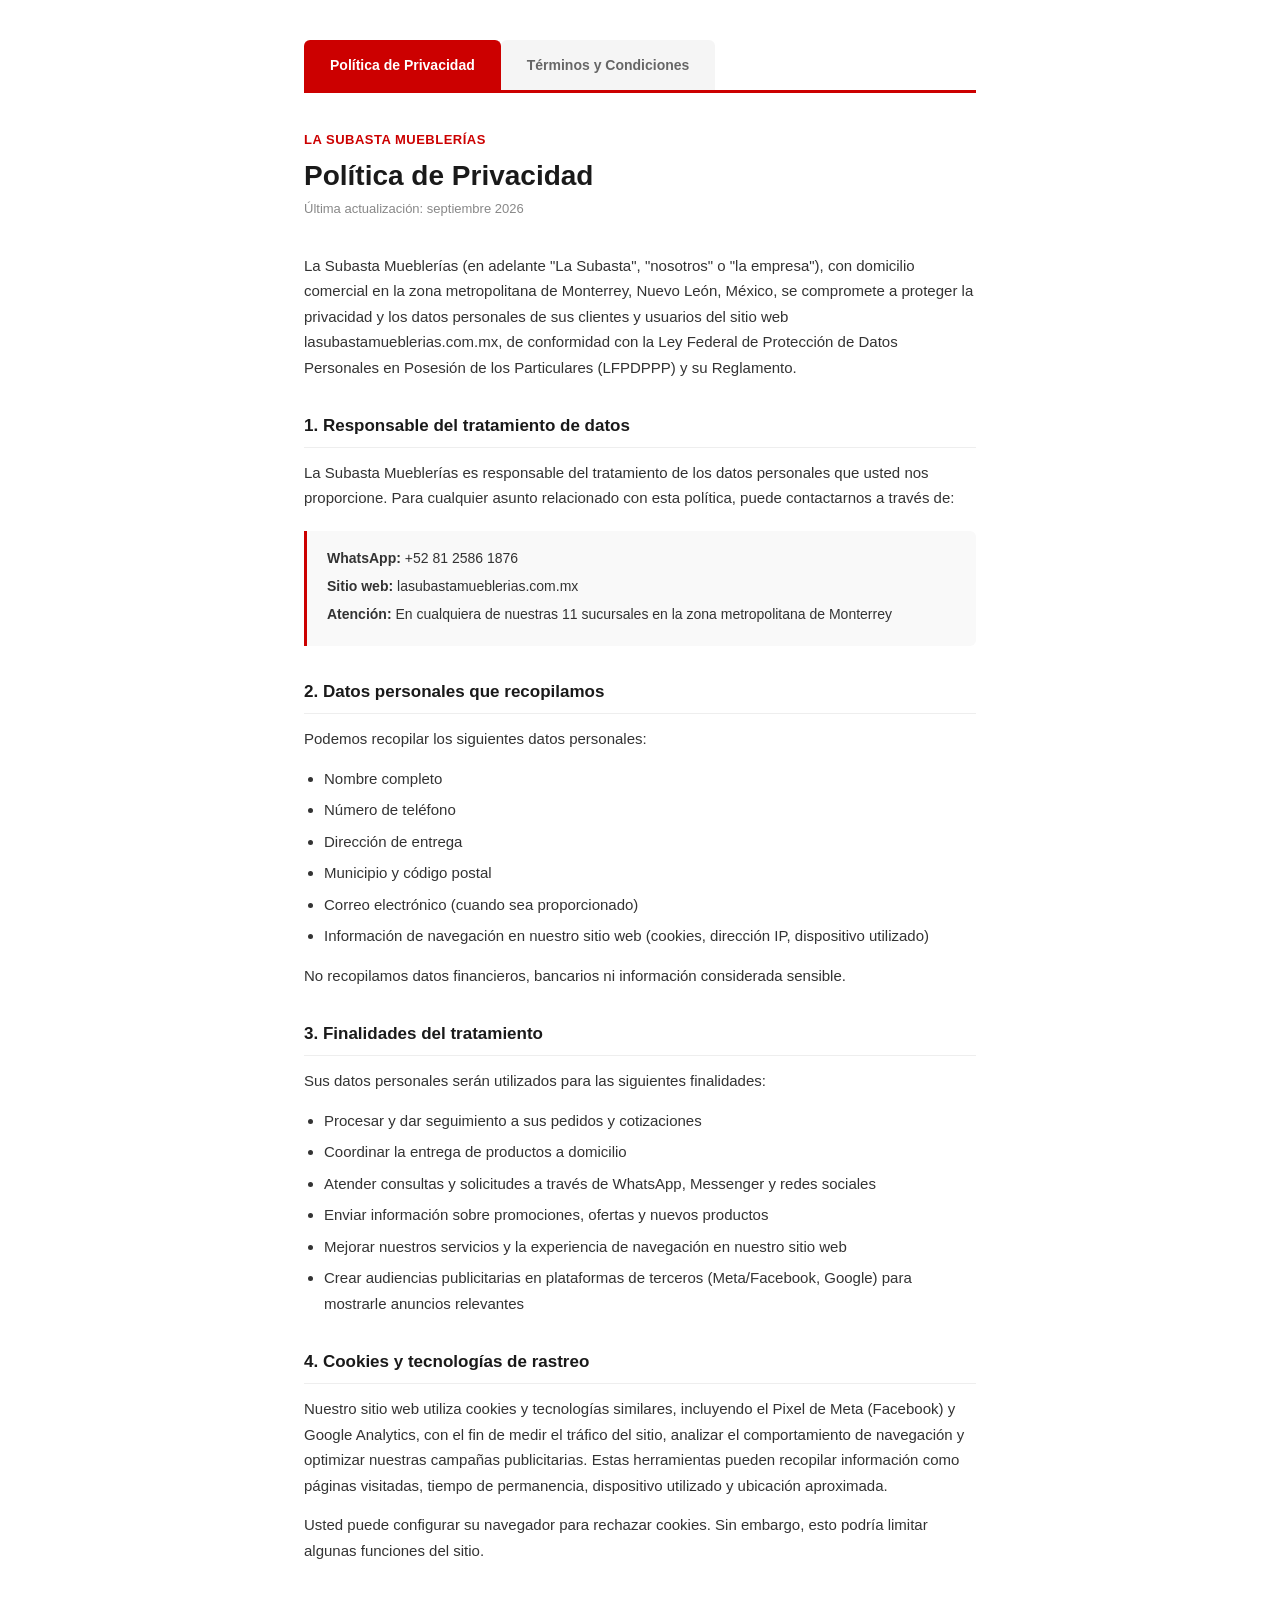
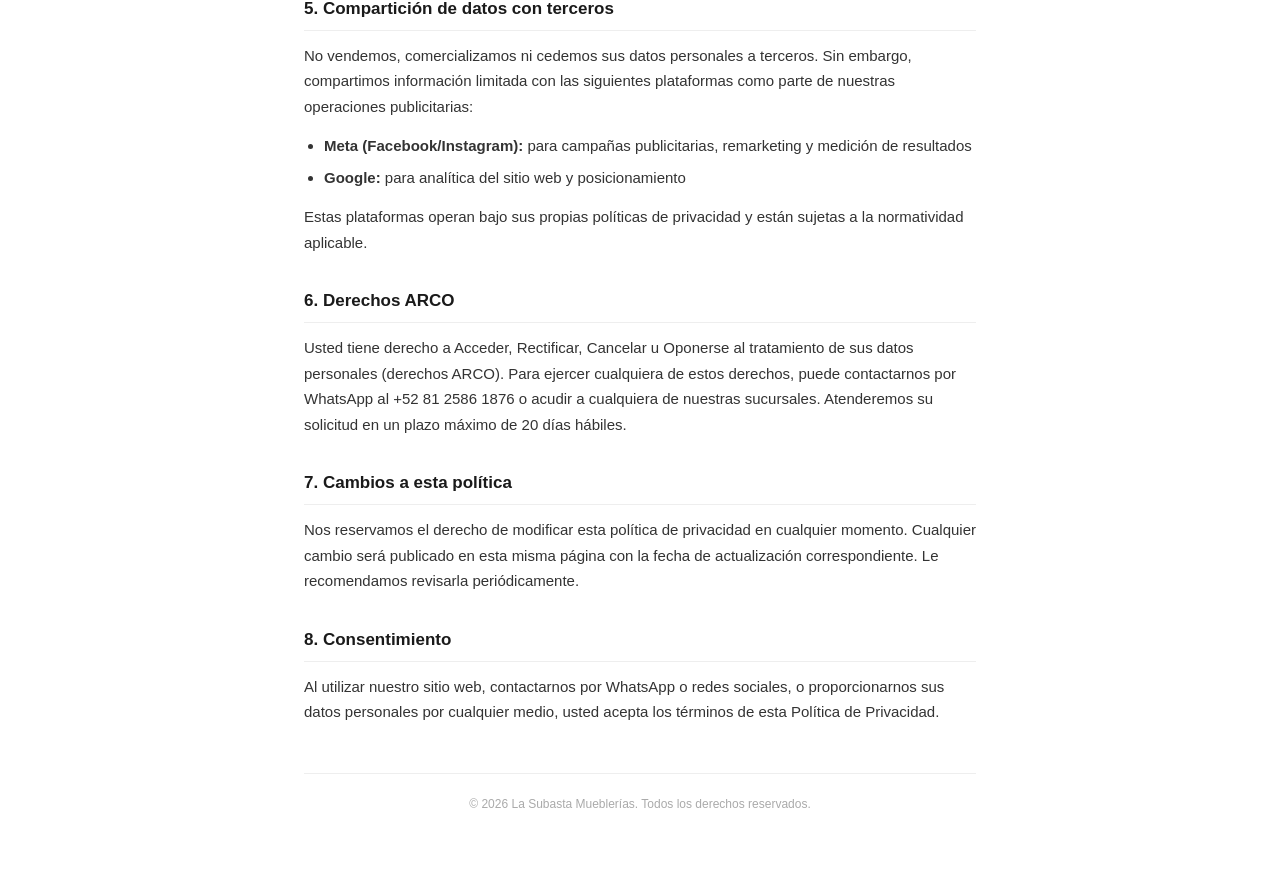
<file: legal_lsm_politica_terminos.html>
<!DOCTYPE html>
<html lang="es">
<head>
<meta charset="UTF-8">
<meta name="viewport" content="width=device-width, initial-scale=1.0">
<link rel="icon" type="image/png" href="img/LOGO SUBASTA PNG.png">
<link rel="apple-touch-icon" href="img/LOGO SUBASTA PNG.png">
<title>Legal — La Subasta Mueblerías</title>
<script>
  (function (w, d, s, l, i) {
    w[l] = w[l] || [];
    w[l].push({ 'gtm.start': new Date().getTime(), event: 'gtm.js' });
    var f = d.getElementsByTagName(s)[0],
      j = d.createElement(s),
      dl = l != 'dataLayer' ? '&l=' + l : '';
    j.async = true;
    j.src = 'https://www.googletagmanager.com/gtm.js?id=' + i + dl;
    f.parentNode.insertBefore(j, f);
  })(window, document, 'script', 'dataLayer', 'GTM-PHJCK8K2');
</script>
<style>
  * { margin: 0; padding: 0; box-sizing: border-box; }
  body {
    font-family: 'Segoe UI', 'Helvetica Neue', Arial, sans-serif;
    background: #fff;
    color: #1a1a1a;
    line-height: 1.7;
    font-size: 15px;
  }
  .container {
    max-width: 720px;
    margin: 0 auto;
    padding: 40px 24px 80px;
  }
  .tabs {
    display: flex;
    gap: 0;
    border-bottom: 3px solid #cc0000;
    margin-bottom: 36px;
  }
  .tab {
    padding: 12px 24px;
    font-size: 14px;
    font-weight: 700;
    cursor: pointer;
    border: 2px solid transparent;
    border-bottom: none;
    background: #f5f5f5;
    color: #666;
    transition: all 0.2s;
    border-radius: 6px 6px 0 0;
  }
  .tab:hover { background: #eee; }
  .tab.active {
    background: #cc0000;
    color: #fff;
    border-color: #cc0000;
  }
  .content { display: none; }
  .content.active { display: block; }
  .brand {
    font-size: 13px;
    color: #cc0000;
    font-weight: 700;
    letter-spacing: 0.5px;
    margin-bottom: 8px;
  }
  h1 {
    font-size: 28px;
    font-weight: 800;
    color: #1a1a1a;
    margin-bottom: 6px;
    line-height: 1.2;
  }
  .updated {
    font-size: 13px;
    color: #888;
    margin-bottom: 32px;
  }
  h2 {
    font-size: 17px;
    font-weight: 700;
    color: #1a1a1a;
    margin: 32px 0 12px;
    padding-bottom: 6px;
    border-bottom: 1px solid #eee;
  }
  p { margin-bottom: 14px; color: #333; }
  ul {
    margin: 0 0 14px 20px;
    color: #333;
  }
  li { margin-bottom: 6px; }
  .contact-box {
    background: #f9f9f9;
    border-left: 3px solid #cc0000;
    padding: 16px 20px;
    border-radius: 0 6px 6px 0;
    margin: 20px 0;
  }
  .contact-box p { margin-bottom: 4px; font-size: 14px; }
  .footer-note {
    margin-top: 48px;
    padding-top: 20px;
    border-top: 1px solid #eee;
    font-size: 12px;
    color: #aaa;
    text-align: center;
  }
  @media (max-width: 600px) {
    .container { padding: 24px 16px 60px; }
    h1 { font-size: 22px; }
    .tab { padding: 10px 14px; font-size: 12px; }
  }
</style>
</head>
<body>
<noscript><iframe src="https://www.googletagmanager.com/ns.html?id=GTM-PHJCK8K2"
  height="0" width="0" style="display:none;visibility:hidden"></iframe></noscript>
<div class="container">

  <div class="tabs">
    <div class="tab active" onclick="showTab('privacy')">Política de Privacidad</div>
    <div class="tab" onclick="showTab('terms')">Términos y Condiciones</div>
  </div>

  <!-- ==================== POLÍTICA DE PRIVACIDAD ==================== -->
  <div class="content active" id="privacy">
    <div class="brand">LA SUBASTA MUEBLERÍAS</div>
    <h1>Política de Privacidad</h1>
    <p class="updated">Última actualización: septiembre 2026</p>

    <p>La Subasta Mueblerías (en adelante "La Subasta", "nosotros" o "la empresa"), con domicilio comercial en la zona metropolitana de Monterrey, Nuevo León, México, se compromete a proteger la privacidad y los datos personales de sus clientes y usuarios del sitio web lasubastamueblerias.com.mx, de conformidad con la Ley Federal de Protección de Datos Personales en Posesión de los Particulares (LFPDPPP) y su Reglamento.</p>

    <h2>1. Responsable del tratamiento de datos</h2>
    <p>La Subasta Mueblerías es responsable del tratamiento de los datos personales que usted nos proporcione. Para cualquier asunto relacionado con esta política, puede contactarnos a través de:</p>
    <div class="contact-box">
      <p><strong>WhatsApp:</strong> +52 81 2586 1876</p>
      <p><strong>Sitio web:</strong> lasubastamueblerias.com.mx</p>
      <p><strong>Atención:</strong> En cualquiera de nuestras 11 sucursales en la zona metropolitana de Monterrey</p>
    </div>

    <h2>2. Datos personales que recopilamos</h2>
    <p>Podemos recopilar los siguientes datos personales:</p>
    <ul>
      <li>Nombre completo</li>
      <li>Número de teléfono</li>
      <li>Dirección de entrega</li>
      <li>Municipio y código postal</li>
      <li>Correo electrónico (cuando sea proporcionado)</li>
      <li>Información de navegación en nuestro sitio web (cookies, dirección IP, dispositivo utilizado)</li>
    </ul>
    <p>No recopilamos datos financieros, bancarios ni información considerada sensible.</p>

    <h2>3. Finalidades del tratamiento</h2>
    <p>Sus datos personales serán utilizados para las siguientes finalidades:</p>
    <ul>
      <li>Procesar y dar seguimiento a sus pedidos y cotizaciones</li>
      <li>Coordinar la entrega de productos a domicilio</li>
      <li>Atender consultas y solicitudes a través de WhatsApp, Messenger y redes sociales</li>
      <li>Enviar información sobre promociones, ofertas y nuevos productos</li>
      <li>Mejorar nuestros servicios y la experiencia de navegación en nuestro sitio web</li>
      <li>Crear audiencias publicitarias en plataformas de terceros (Meta/Facebook, Google) para mostrarle anuncios relevantes</li>
    </ul>

    <h2>4. Cookies y tecnologías de rastreo</h2>
    <p>Nuestro sitio web utiliza cookies y tecnologías similares, incluyendo el Pixel de Meta (Facebook) y Google Analytics, con el fin de medir el tráfico del sitio, analizar el comportamiento de navegación y optimizar nuestras campañas publicitarias. Estas herramientas pueden recopilar información como páginas visitadas, tiempo de permanencia, dispositivo utilizado y ubicación aproximada.</p>
    <p>Usted puede configurar su navegador para rechazar cookies. Sin embargo, esto podría limitar algunas funciones del sitio.</p>

    <h2>5. Compartición de datos con terceros</h2>
    <p>No vendemos, comercializamos ni cedemos sus datos personales a terceros. Sin embargo, compartimos información limitada con las siguientes plataformas como parte de nuestras operaciones publicitarias:</p>
    <ul>
      <li><strong>Meta (Facebook/Instagram):</strong> para campañas publicitarias, remarketing y medición de resultados</li>
      <li><strong>Google:</strong> para analítica del sitio web y posicionamiento</li>
    </ul>
    <p>Estas plataformas operan bajo sus propias políticas de privacidad y están sujetas a la normatividad aplicable.</p>

    <h2>6. Derechos ARCO</h2>
    <p>Usted tiene derecho a Acceder, Rectificar, Cancelar u Oponerse al tratamiento de sus datos personales (derechos ARCO). Para ejercer cualquiera de estos derechos, puede contactarnos por WhatsApp al +52 81 2586 1876 o acudir a cualquiera de nuestras sucursales. Atenderemos su solicitud en un plazo máximo de 20 días hábiles.</p>

    <h2>7. Cambios a esta política</h2>
    <p>Nos reservamos el derecho de modificar esta política de privacidad en cualquier momento. Cualquier cambio será publicado en esta misma página con la fecha de actualización correspondiente. Le recomendamos revisarla periódicamente.</p>

    <h2>8. Consentimiento</h2>
    <p>Al utilizar nuestro sitio web, contactarnos por WhatsApp o redes sociales, o proporcionarnos sus datos personales por cualquier medio, usted acepta los términos de esta Política de Privacidad.</p>
  </div>

  <!-- ==================== TÉRMINOS Y CONDICIONES ==================== -->
  <div class="content" id="terms">
    <div class="brand">LA SUBASTA MUEBLERÍAS</div>
    <h1>Términos y Condiciones</h1>
    <p class="updated">Última actualización: septiembre 2026</p>

    <p>Los presentes Términos y Condiciones regulan el uso del sitio web lasubastamueblerias.com.mx y las condiciones comerciales aplicables a los productos y servicios ofrecidos por La Subasta Mueblerías. Al utilizar este sitio web o adquirir nuestros productos, usted acepta estos términos en su totalidad.</p>

    <h2>1. Información de la empresa</h2>
    <div class="contact-box">
      <p><strong>Nombre comercial:</strong> La Subasta Mueblerías</p>
      <p><strong>Giro:</strong> Venta de muebles, colchones y electrodomésticos</p>
      <p><strong>Ubicación:</strong> Zona metropolitana de Monterrey, Nuevo León, México</p>
      <p><strong>Sucursales:</strong> 11 tiendas (Apodaca, Colosio, Garza Sada, Guadalupe, Juárez, La Fe, Lincoln, Morones Prieto, Plazas Outlet, San Nicolás, Santa Catarina)</p>
      <p><strong>Trayectoria:</strong> Más de 37 años de operación</p>
    </div>

    <h2>2. Productos y precios</h2>
    <p>Los productos exhibidos en nuestro sitio web y redes sociales son de carácter informativo. Los precios publicados están expresados en Pesos Mexicanos (MXN) y pueden cambiar sin previo aviso. Las imágenes mostradas son ilustrativas; los productos pueden variar en color o acabado respecto a lo mostrado en pantalla.</p>
    <p>Para confirmar disponibilidad, precio vigente y características exactas de cualquier producto, le recomendamos contactarnos directamente por WhatsApp o visitar la sucursal más cercana.</p>

    <h2>3. Proceso de compra</h2>
    <p>Actualmente La Subasta Mueblerías no cuenta con un sistema de compra en línea. El proceso de adquisición funciona de la siguiente manera:</p>
    <ul>
      <li>El cliente consulta productos a través del sitio web, redes sociales o WhatsApp</li>
      <li>Se confirma disponibilidad y precio con un asesor</li>
      <li>Se coordina la entrega a domicilio o recolección en sucursal</li>
      <li>El pago se realiza contra entrega o en sucursal</li>
    </ul>

    <h2>4. Métodos de pago</h2>
    <p>Aceptamos los siguientes métodos de pago:</p>
    <ul>
      <li>Efectivo</li>
      <li>Tarjeta de débito o crédito (en sucursal)</li>
      <li>Crédito vía nómina (sujeto a aprobación, consulte condiciones en sucursal)</li>
    </ul>
    <p>Los detalles específicos de cada método de pago, incluyendo plazos y condiciones del crédito vía nómina, se proporcionan directamente en sucursal o a través de nuestros asesores.</p>

    <h2>5. Entregas a domicilio</h2>
    <p>Ofrecemos servicio de entrega a domicilio en la zona metropolitana de Monterrey. El pago se realiza al momento de recibir el producto. Los tiempos de entrega se confirman al momento de la compra y dependen de la disponibilidad del producto y la ubicación de entrega.</p>

    <h2>6. Garantías y devoluciones</h2>
    <p>Todos nuestros productos cuentan con garantía contra defectos de fabricación. Las condiciones específicas de garantía varían según el tipo de producto y se informan al momento de la compra. Para hacer válida una garantía, el cliente debe presentar su comprobante de compra y contactarnos por WhatsApp o acudir a la sucursal donde realizó la compra.</p>
    <p>Las devoluciones o cambios están sujetos a las siguientes condiciones:</p>
    <ul>
      <li>El producto debe encontrarse en su empaque original y sin señales de uso</li>
      <li>La solicitud debe realizarse dentro de los primeros 7 días naturales posteriores a la entrega</li>
      <li>No aplica para productos en liquidación o con descuento especial, salvo defectos de fabricación</li>
    </ul>

    <h2>7. Uso del sitio web</h2>
    <p>El contenido de este sitio web, incluyendo textos, imágenes, logotipos y diseño, es propiedad de La Subasta Mueblerías y está protegido por las leyes de propiedad intelectual aplicables. Queda prohibida su reproducción total o parcial sin autorización previa por escrito.</p>

    <h2>8. Publicidad y comunicaciones</h2>
    <p>Al proporcionarnos sus datos de contacto, usted acepta recibir comunicaciones relacionadas con promociones, ofertas y novedades de La Subasta Mueblerías a través de WhatsApp, Messenger, SMS o correo electrónico. Puede solicitar la cancelación de estas comunicaciones en cualquier momento contactándonos por WhatsApp al +52 81 2586 1876.</p>

    <h2>9. Limitación de responsabilidad</h2>
    <p>La Subasta Mueblerías no se hace responsable por:</p>
    <ul>
      <li>Interrupciones o fallas técnicas del sitio web</li>
      <li>Diferencias entre las imágenes publicadas y el producto físico</li>
      <li>Cambios de precio sin previo aviso</li>
      <li>Daños derivados del uso inadecuado de los productos adquiridos</li>
    </ul>

    <h2>10. Legislación aplicable</h2>
    <p>Estos Términos y Condiciones se rigen por las leyes vigentes en los Estados Unidos Mexicanos. Para cualquier controversia derivada del uso de este sitio o de la adquisición de productos, las partes se someten a la jurisdicción de los tribunales competentes de Monterrey, Nuevo León.</p>

    <h2>11. Cambios a estos términos</h2>
    <p>La Subasta Mueblerías se reserva el derecho de modificar estos Términos y Condiciones en cualquier momento. Los cambios entrarán en vigor al ser publicados en esta página. El uso continuado del sitio web después de cualquier modificación constituye la aceptación de los nuevos términos.</p>

    <h2>12. Contacto</h2>
    <p>Para cualquier duda o aclaración sobre estos Términos y Condiciones, puede contactarnos a través de:</p>
    <div class="contact-box">
      <p><strong>WhatsApp:</strong> +52 81 2586 1876</p>
      <p><strong>Sitio web:</strong> lasubastamueblerias.com.mx</p>
      <p><strong>Sucursales:</strong> Visite la sucursal más cercana para atención personalizada</p>
    </div>
  </div>

  <div class="footer-note">
    © 2026 La Subasta Mueblerías. Todos los derechos reservados.
  </div>

</div>

<script>
function showTab(tab) {
  document.querySelectorAll('.tab').forEach(t => t.classList.remove('active'));
  document.querySelectorAll('.content').forEach(c => c.classList.remove('active'));
  document.getElementById(tab).classList.add('active');
  event.target.classList.add('active');
  window.scrollTo({ top: 0, behavior: 'smooth' });
}
</script>
</body>
</html>
</file>
<file: style.css>
:root {
    --naranja: #c2492b;
    --naranja-osc: #a83a20;
    --marino: #232a63;
    --dorado: #d6a429;
    --coral: #e2938a;
    --crema: #f8f3ea;
    --crema-osc: #f0e8d8;
    --texto: #33322f;
    --texto-suave: #68655f;
    --blanco: #ffffff;
    --radius: 4px;
    --sombra: 0 10px 30px rgba(35, 42, 99, .08);
}

* {
    box-sizing: border-box;
    margin: 0;
    padding: 0;
}

html {
    scroll-behavior: smooth;
    width: 100%;
    overflow-x: clip;
}

body {
    font-family: 'Inter', sans-serif;
    color: var(--texto);
    background: var(--blanco);
    line-height: 1.6;
    overflow-x: clip;
    width: 100%;
    min-width: 0;
}

h1,
h2,
h3,
h4 {
    font-family: 'Poppins', sans-serif;
    line-height: 1.2;
}

img {
    max-width: 100%;
    display: block;
}

a {
    text-decoration: none;
    color: inherit;
}

ul {
    list-style: none;
}

.container {
    max-width: 1180px;
    margin: 0 auto;
    padding: 0 24px;
}

.btn {
    display: inline-flex;
    align-items: center;
    gap: 8px;
    padding: 14px 28px;
    border-radius: 50px;
    font-weight: 600;
    font-size: 15px;
    border: 2px solid transparent;
    cursor: pointer;
    transition: .2s;
}

.btn-primary {
    background: var(--naranja);
    color: #fff;
}

.btn-primary:hover {
    background: var(--naranja-osc);
}

.btn-outline {
    border-color: #fff;
    color: #fff;
}

.btn-outline:hover {
    background: rgba(255, 255, 255, .15);
}

.btn-whatsapp {
    background: #25D366;
    color: #fff;
}

.btn-whatsapp:hover {
    background: #1ebc59;
}

.btn-cotiza {
    border: 3px solid #fff;
    background-color: transparent;
    color: #fff;
    border-radius: 12px;
    padding: 8px 18px;
    transition: background .3s ease, transform .2s ease;
}

.btn-cotiza:hover {
    background: rgba(35, 42, 99, 0.9);
    transform: scale(1.05);
}

.eyebrow {
    color: var(--naranja);
    font-weight: 700;
    letter-spacing: .06em;
    text-transform: uppercase;
    font-size: 13px;
}

.section {
    padding: 72px 0;
}

.section-title {
    font-size: clamp(26px, 3.4vw, 38px);
    font-weight: 700;
    margin: 6px 0 14px;
}

.section-desc {
    color: var(--texto-suave);
    max-width: 620px;
    font-size: 16px;
}

.novedades {
    background: var(--crema);
}

.novedades-carrusel {
    display: flex;
    gap: 18px;
    overflow-x: auto;
    scroll-snap-type: x mandatory;
    padding: 28px 4px 12px;
    cursor: grab;
    user-select: none;
    touch-action: pan-y;
    scrollbar-width: none;
}

.novedades-control {
    position: relative;
}

.novedades-flecha {
    position: absolute;
    top: 50%;
    z-index: 2;
    display: flex;
    align-items: center;
    justify-content: center;
    width: 30px;
    height: 30px;
    border: 0;
    border-radius: 50%;
    background: rgba(35, 42, 99, .28);
    color: rgba(255, 255, 255, .9);
    font-size: 23px;
    line-height: 1;
    cursor: pointer;
    transform: translateY(-50%);
    box-shadow: 0 2px 8px rgba(35, 42, 99, .12);
    transition: background-color .2s ease, opacity .2s ease;
}

.novedades-flecha:hover,
.novedades-flecha:focus-visible {
    background: rgba(35, 42, 99, .5);
}

.novedades-flecha:disabled {
    opacity: .35;
    cursor: default;
}

.novedades-flecha.oculta {
    visibility: hidden;
    pointer-events: none;
}

.novedades-flecha-anterior {
    left: -18px;
}

.novedades-flecha-siguiente {
    right: -18px;
}

.novedades-carrusel::-webkit-scrollbar {
    display: none;
}

.novedades-carrusel.arrastrando {
    cursor: grabbing;
    scroll-behavior: auto;
    scroll-snap-type: none;
}

.novedades-carrusel.arrastrando.soltando,
.grid-categorias.arrastrando.soltando,
.contenedor-botones.arrastrando.soltando {
    scroll-behavior: smooth;
}

.novedad-card {
    flex: 0 0 min(320px, 78vw);
    scroll-snap-align: start;
    min-height: 245px;
    overflow: hidden;
    padding: 0;
    border: 1px solid #ece7dc;
    border-radius: var(--radius);
    background: #fff;
    cursor: pointer;
    transition: .2s;
}

.novedad-card-contenido {
    padding: 24px;
}

.novedad-card>img {
    display: block;
    width: 100%;
    margin: auto;
    height: 188px;
    object-fit: cover;
    background: #f7f7f7;
    pointer-events: none;
    user-select: none;
    -webkit-user-drag: none;
}

.promocion-card {
    min-height: 0;
    height: auto;
}

.promocion-card>img {
    height: auto;
    object-fit: contain;
}

.novedad-card:hover {
    box-shadow: var(--sombra);
    transform: translateY(-3px);
}

.novedad-card:focus-visible {
    outline: 3px solid var(--dorado);
    outline-offset: 2px;
}

.novedad-meta {
    display: flex;
    align-items: center;
    justify-content: space-between;
    gap: 10px;
    color: var(--texto-suave);
    font-size: 12px;
}

.novedad-pill {
    padding: 4px 10px;
    border-radius: 99px;
    font-size: 11px;
    font-weight: 700;
    text-transform: uppercase;
}

.novedad-pill.ofertas {
    background: #fff1e8;
    color: #9a3412;
}

.novedad-pill.tips {
    background: #ecfdf3;
    color: #166534;
}

.novedad-pill.temporadas {
    background: #f3efff;
    color: #5b21b6;
}

.novedad-card h3 {
    margin: 22px 0 12px;
    color: var(--marino);
    font-size: 21px;
}

.novedad-card p {
    color: var(--texto-suave);
    font-size: 14px;
}

.promocion-modal-precio {
    margin: 8px 0 14px;
    font-size: 32px !important;
    color: var(--naranja) !important;
    font-weight: 900 !important;
}

.novedad-link {
    display: inline-block;
    margin-top: 20px;
    color: var(--naranja);
    font-size: 14px;
    font-weight: 700;
}

.novedad-modal-fondo {
    position: fixed;
    inset: 0;
    display: none;
    align-items: center;
    justify-content: center;
    padding: 20px;
    background: rgba(0, 0, 0, .6);
    z-index: 9999;
    overscroll-behavior: none;
    touch-action: none;
}

.novedad-modal-fondo.abierto {
    display: flex;
}

.novedad-modal {
    position: relative;
    width: min(920px, 94vw);
    max-height: 90vh;
    overflow-y: auto;
    border-radius: var(--radius);
    background: #fff;
    box-shadow: 0 12px 35px rgba(0, 0, 0, .25);
    overscroll-behavior: contain;
    touch-action: pan-y;
}

.novedad-modal>#novedadModalContenido {
    display: grid;
    grid-template-columns: 400px minmax(0, 1fr);
    align-items: stretch;
}

.promocion-modal-imagen {
    display: flex;
    align-items: center;
    justify-content: center;
    align-self: start;
    line-height: 0;
    background: #eeeeee;
}

.promocion-modal-imagen img {
    display: block;
    width: 100%;
    height: auto;
    object-fit: contain;
    margin: 0;
}

.promocion-modal-info {
    padding: 22px;
}

.promocion-compra {
    margin-top: 18px;
    padding: 16px;
    border: 1px solid #eadfd2;
    border-radius: 14px;
    background: #f7f3ed;
    color: var(--texto-suave);
    line-height: 1.6;
}

.promocion-compra strong {
    display: block;
    margin-bottom: 4px;
    color: var(--marino);
}

.promocion-legal {
    margin: 12px 0 0;
    color: #85888d !important;
    font-size: 12px !important;
    text-align: center;
}

.novedad-modal h2 {
    margin: 8px 0 16px;
    color: var(--marino);
}

.novedad-modal .novedad-modal-meta {
    color: var(--naranja);
    font-size: 12px;
    font-weight: 700;
    letter-spacing: .08em;
    text-transform: uppercase;
}

.novedad-modal p,
.novedad-modal li {
    color: var(--texto-suave);
    font-size: 15px;
}

.novedad-modal-detalle {
    margin-top: 16px;
}

.novedad-modal-subtitulo {
    margin: 22px 0 8px;
    color: var(--marino);
    font-size: 17px;
}

.novedad-modal-lista {
    margin: 0 0 20px 20px;
    padding: 0;
}

.novedad-modal ul {
    margin: 14px 0 20px 20px;
}

.novedad-modal .panel-wa {
    display: block;
    margin-top: 22px;
}

.novedad-modal .promocion-messenger {
    display: flex;
    align-items: center;
    justify-content: center;
    gap: 9px;
    background: #0866ff;
    color: #fff;
}

.novedad-modal .promocion-messenger:hover {
    background: #0758d6;
    color: #fff;
}

@media (max-width: 700px) {
    .novedad-modal {
        width: min(94vw, 520px);
    }

    .novedad-modal>#novedadModalContenido {
        grid-template-columns: 1fr;
    }

    .promocion-modal-imagen {
        min-height: 260px;
    }

    .promocion-modal-info {
        padding: 22px;
    }
}

.center {
    text-align: center;
    margin-left: auto;
    margin-right: auto;
}

/* Top bar */
.topbar {
    background: var(--marino);
    color: #fff;
    font-size: 13px;
    position: relative;
    z-index: 1;
}

.topbar .container {
    display: flex;
    justify-content: space-between;
    align-items: center;
    min-height: 42px;
    padding-top: 8px;
    padding-bottom: 8px;
    flex-wrap: wrap;
    gap: 6px;
}

.topbar-links {
    display: flex;
    gap: 18px;
    flex-wrap: wrap;
}

.topbar-links span {
    opacity: .85;
}

/* Logo size */
.logo img {
    display: block;
    height: 45px;
    /* Altura ideal para barras de navegación estándar */
    width: auto;
    /* Mantiene la proporción original sin distorsionar */
}

/* Header */
header.site {
    position: relative;
    top: 0;
    left: 0;
    width: 100%;
    background: rgba(255, 255, 255, 0.96);
    -webkit-backdrop-filter: blur(8px);
    backdrop-filter: blur(8px);
    z-index: 1000;
    box-shadow: 0 1px 0 rgba(0, 0, 0, .06);
    border-bottom: 1px solid rgba(35, 42, 99, .06);
    transition: box-shadow .2s ease, background-color .2s ease;
}

header.site.is-sticky {
    position: fixed;
    top: 0;
    left: 0;
    width: 100%;
    box-shadow: 0 4px 18px rgba(35, 42, 99, .08);
}

.nav {
    display: flex;
    align-items: center;
    justify-content: space-between;
    padding: 16px;
    position: relative;
    z-index: 1;
    min-height: 80px;
}

.logo {
    display: flex;
    align-items: center;
    gap: 10px;
}

.logo .dots {
    display: flex;
    flex-direction: column;
    gap: 3px;
}

.logo .dots span {
    width: 11px;
    height: 11px;
    border-radius: 50%;
}

.logo .dots span:first-child {
    background: var(--naranja);
}

.logo .dots span:last-child {
    background: var(--marino);
    margin-left: 6px;
}

.logo-text {
    line-height: 1.05;
}

.logo-text b {
    display: block;
    font-family: 'Poppins', sans-serif;
    font-weight: 800;
    font-size: 22px;
    color: var(--naranja);
}

.logo-text small {
    display: block;
    font-family: 'Poppins', sans-serif;
    font-weight: 700;
    font-size: 14px;
    color: var(--marino);
    letter-spacing: .04em;
}

.menu {
    display: flex;
    gap: 30px;
    font-weight: 500;
    font-size: 16px;
}

.menu a:hover {
    color: var(--naranja);
}

.nav-cta {
    display: flex;
    gap: 12px;
    align-items: center;
}

.nav-cta .btn {
    padding: 11px 20px;
    font-size: 14px;
}

.burger {
    display: none;
    font-size: 26px;
    background: none;
    border: none;
    cursor: pointer;
}

/* Hero */
.hero {
    background: linear-gradient(120deg, var(--marino) 0%, #2c3475 60%, var(--naranja-osc) 130%);
    color: #fff;
    padding: 70px 0;
    position: relative;
    overflow: hidden;
}

.hero.catalogo {
    background-image: url("img/lasubasta.png");
    background-size: cover;
    background-position: center;
    width: 100%;
    height: 100vh;
    /* ocupa toda la pantalla */
    display: flex;
    justify-content: center;
    align-items: center;
    text-align: center;
}

.hero.catalogo::before {
    content: "";
    position: absolute;
    top: 0;
    left: 0;
    width: 100%;
    height: 100%;
    background: rgba(0, 0, 0, 0.45);
    /* 0.4 = nivel de oscuridad */
    z-index: 1;
}

.hero-content {
    position: relative;
    z-index: 2;
    color: #fff;
}

.hero-content {
    color: #fff;
}

.hero-content h1 {
    font-size: 48px;
    font-weight: 700;
    margin-bottom: 20px;
}

.hero-content p {
    font-size: 20px;
    margin-bottom: 30px;
}

.hero-content .btn {
    background: var(--naranja-osc);
    color: #fff;
    padding: 12px 24px;
    border-radius: 4px;
    text-decoration: none;
    font-weight: 600;
    transition: background .3s ease;
}

.hero-content .btn:hover {
    background: #ff7a00;
}

.hero .container {
    display: grid;
    grid-template-columns: 1.1fr .9fr;
    gap: 50px;
    align-items: center;
}

.hero h1 {
    font-size: clamp(30px, 4.4vw, 50px);
    font-weight: 800;
}

.hero h1 span {
    color: var(--dorado);
}

.hero p {
    margin: 18px 0 28px;
    font-size: 17px;
    color: #dfe1f2;
    max-width: 520px;
}

.hero-actions {
    display: flex;
    gap: 14px;
    flex-wrap: wrap;
}

.hero-badges {
    display: flex;
    gap: 26px;
    margin-top: 36px;
    flex-wrap: wrap;
}

.hero-badges div {
    min-width: 110px;
}

.hero-badges b {
    display: block;
    font-size: 28px;
    font-weight: 800;
    color: var(--dorado);
    font-family: 'Poppins', sans-serif;
}

.hero-badges span {
    font-size: 13px;
    color: #cfd2ea;
}

.hero-visual {
    background: rgba(255, 255, 255, .08);
    border: 1px solid rgba(255, 255, 255, .18);
    border-radius: var(--radius);
    padding: 28px;
    backdrop-filter: blur(4px);
}

.hero-visual .tag {
    display: inline-block;
    background: var(--dorado);
    color: #2b2200;
    font-weight: 700;
    font-size: 13px;
    padding: 6px 14px;
    border-radius: 50px;
    margin-bottom: 14px;
}

.hero-visual h3 {
    font-size: 26px;
    margin-bottom: 6px;
}

.hero-visual .price {
    font-size: 42px;
    font-weight: 800;
    color: #fff;
    font-family: 'Poppins', sans-serif;
}

.hero-visual .price small {
    font-size: 16px;
    font-weight: 500;
    color: #cfd2ea;
}

.hero-visual ul {
    margin-top: 16px;
    display: flex;
    flex-direction: column;
    gap: 8px;
    font-size: 14px;
    color: #e7e9f6;
}

.hero-visual ul li:before {
    content: "✓ ";
    color: var(--dorado);
    font-weight: 700;
}

/* Trust strip */
.trust {
    background: var(--crema);
    padding: 22px 0;
    border-bottom: 1px solid #eee2cf;
}

.trust .container {
    display: flex;
    justify-content: space-around;
    flex-wrap: wrap;
    gap: 18px;
    text-align: center;
    font-size: 14px;
    font-weight: 600;
    color: var(--marino);
}

.trust .item {
    display: flex;
    align-items: center;
    gap: 8px;
}

/* Historia */
.historia .container {
    display: grid;
    grid-template-columns: .9fr 1.1fr;
    gap: 56px;
    align-items: center;
}

.historia-img {
    border-radius: var(--radius);
    overflow: hidden;
    box-shadow: var(--sombra);
    aspect-ratio: 4/3;
    background: linear-gradient(135deg, var(--marino), var(--naranja));
    display: flex;
    align-items: center;
    justify-content: center;
    color: #fff;
    font-family: 'Poppins', sans-serif;
    font-weight: 700;
    font-size: 14px;
    text-align: center;
    padding: 20px;
}

.historia p {
    color: var(--texto-suave);
    margin-bottom: 14px;
}

.counters {
    display: flex;
    gap: 40px;
    margin-top: 26px;
}

.counters b {
    font-size: 34px;
    color: var(--dorado);
    font-family: 'Poppins', sans-serif;
    display: block;
}

.counters span {
    font-size: 14px;
    color: var(--texto-suave);
}

.video-section {
    padding: 80px 0;
}

.video-wrapper {
    width: min(100%, 960px);
    margin: 40px auto 0;
    aspect-ratio: 16 / 9;
    overflow: hidden;
    border-radius: 16px;
    background: #000;
    box-shadow: 0 12px 35px rgba(0, 0, 0, 0.18);
}

.video-wrapper iframe {
    display: block;
    width: 100%;
    height: 100%;
    border: 0;
}

/* Principios */
.principios {
    background: var(--crema);
    position: relative;
    overflow: hidden;
}

.principios::before,
.principios::after {
    content: "";
    position: absolute;
    width: 220px;
    height: 220px;
    border-radius: 50%;
    pointer-events: none;
}

.principios::before {
    top: -110px;
    left: -90px;
    background: rgba(214, 164, 41, .12);
}

.principios::after {
    right: -100px;
    bottom: -120px;
    background: rgba(194, 73, 43, .08);
}

.principios .container {
    position: relative;
    z-index: 1;
}

.principios-intro {
    max-width: 700px;
}

.principio-card {
    position: relative;
    min-height: 220px;
    padding: 24px;
    border: 1px solid rgba(214, 164, 41, .16);
    transition: transform .25s ease, box-shadow .25s ease, border-color .25s ease;




    background: #fff;
    border-radius: var(--radius);
    box-shadow: var(--sombra);
}

.principios .grid-4 {
    gap: 16px;
}

.principio-card::after {
    content: "";
    position: absolute;
    top: 0;
    left: 24px;
    right: 24px;
    height: 3px;
    border-radius: 0 0 4px 4px;
    background: var(--naranja);
    opacity: .8;
}

.principio-card:hover {
    border-color: rgba(194, 73, 43, .3);
    box-shadow: 0 14px 32px rgba(35, 42, 99, .13);
    transform: translateY(-6px);
}

.principio-card .ico {
    width: 56px;
    height: 56px;
    margin-bottom: 20px;
    background: var(--marino);
    color: #fff;
    font-size: 26px;
    box-shadow: 0 8px 18px rgba(35, 42, 99, .16);
}

.principio-card .ico img {
    width: 100%;
    height: 100%;
    object-fit: cover;
    border-radius: inherit;
    pointer-events: none;
}

.principio-card:nth-child(2) .ico {
    background: transparent;
}

.principio-card:nth-child(3) .ico {
    background: transparent;
}

.principio-card:nth-child(4) .ico {
    background: transparent;
}

.principio-card h4 {
    font-size: 17px;
    color: var(--marino);
    margin-bottom: 10px;
}

.principio-card p {
    line-height: 1.65;
}

.grid-4 {
    display: grid;
    grid-template-columns: repeat(4, 1fr);
    gap: 22px;
    margin-top: 40px;
}

.card {
    position: relative;
    background: #fff;
    border-radius: var(--radius);
    box-shadow: var(--sombra);
}

.producto-badge {
    position: absolute;
    top: 12px;
    left: 12px;
    z-index: 2;
    width: fit-content;
    max-width: calc(100% - 24px);
    padding: 5px 9px;
    border-radius: 50px;
    color: #fff;
    font-size: 9px;
    font-weight: 700;
    line-height: 1.1;
    white-space: normal;
    text-transform: uppercase;
}

.producto-badge-exhibicion {
    background: var(--marino);
}

.producto-badge-agotamiento {
    background: #8b3e2f;
}

.producto-badge-entrega {
    background: #b87912;
}

.producto-badge-regalo {
    background: #16805b;
}

.card .ico {
    width: 46px;
    height: 46px;
    border-radius: 4px;
    background: var(--crema-osc);
    display: flex;
    align-items: center;
    justify-content: center;
    font-size: 22px;
    margin-bottom: 14px;
}

.principio-card .ico {
    width: 120px;
    height: 120px;
    margin-left: auto;
    margin-right: auto;
    background: transparent;
    box-shadow: none;
    border-radius: 0;
}

.principio-card .ico img {
    object-fit: contain;
}

.card h4 {
    font-size: 16px;
    margin-bottom: 6px;
}

.card p {
    font-size: 13.5px;
    color: var(--texto-suave);
}

/* Categorias */
.categorias-control {
    position: relative;
    padding: 0 28px;
}

.grid-categorias {
    display: flex;
    gap: 16px;
    overflow-x: auto;
    scroll-snap-type: x mandatory;
    /* permite scroll si no caben */
    padding: 10px 0;
    cursor: grab;
    user-select: none;
    touch-action: pan-y;

    /* Ocultar scrollbar en distintos navegadores */
    scrollbar-width: none;
    /* Firefox */
    -ms-overflow-style: none;
    /* IE y Edge */
}

.categorias-flecha {
    top: 50%;
    transform: translateY(-50%);
    display: flex;
    z-index: 3;
}

.categorias-anterior {
    left: 0;
}

.categorias-siguiente {
    right: 0;
}

.categorias-desliza {
    display: none;
}

.grid-categorias::after {
    content: "";
    flex: 0 0 24px;
}

.grid-categorias.arrastrando {
    cursor: grabbing;
    scroll-behavior: auto;
    scroll-snap-type: none;
}

.grid-categorias img {
    pointer-events: none;
    user-drag: none;
    -webkit-user-drag: none;
}

.grid-categorias::-webkit-scrollbar {
    display: none;
    /* Chrome, Safari */
}

.cat-card {
    flex: 0 0 auto;
    scroll-snap-align: start;
    /* evita que se encojan */
    width: 145px;
    /* tamaño fijo de cada tarjeta */
    text-align: center;
    border-radius: 4px;
    background: #ffffff;
    transition: transform .3s ease;
}

.cat-card img {
    width: 100%;
    height: 145px;
    object-fit: contain;
    background: #F7F7F7;
    /* fondo gris claro detrás de la imagen */
    border-radius: 10px;
    padding: 8px;
}

.cat-card h4 {
    font-size: 14px;
    margin-top: 12px;
    color: #333;
}

.cat-card:hover {
    transform: scale(1.01);
}

/* Productos */
.prod-grid {
    display: grid;
    grid-template-columns: repeat(4, 1fr);
    gap: 24px;
    margin-top: 40px;
}

.mas-vendidos-carrusel {
    scroll-behavior: smooth;
}

.mas-vendidos-control {
    position: relative;
}

.mas-vendidos-flecha {
    display: none;
}

.prod-card {
    border: 1px solid #ece7dc;
    border-radius: var(--radius);
    overflow: hidden;
    transition: .2s;
    cursor: pointer;
    /* importante: indica que es clicable */
}

.prod-card:hover {
    box-shadow: var(--sombra);
    transform: translateY(-3px);
}

.prod-thumb {
    aspect-ratio: 4/3;
    background: #F7F7F7;
    display: flex;
    align-items: center;
    justify-content: center;
}

.prod-thumb img {
    height: 280px;
    object-fit: contain;
    margin: auto;
}

.prod-body {
    padding: 16px 18px 20px;
}

.prod-body h4 {
    font-size: 14.5px;
    font-weight: 600;
    margin-bottom: 12px;
    min-height: 38px;
}

.prod-price {
    font-size: 14px;
    font-weight: 700;
    color: var(--naranja);
    padding: 0 18px 16px;
}

@media (max-width: 600px) {
    .mas-vendidos-flecha {
        display: flex;
    }

    .mas-vendidos-anterior {
        left: 0;
    }

    .mas-vendidos-siguiente {
        right: 0;
    }

    .mas-vendidos-carrusel {
        display: flex;
        gap: 14px;
        overflow-x: auto;
        padding: 8px 4px 14px;
        scroll-snap-type: x mandatory;
        scrollbar-width: none;
        touch-action: pan-y;
        cursor: grab;
    }

    .mas-vendidos-carrusel::-webkit-scrollbar {
        display: none;
    }

    .mas-vendidos-carrusel.arrastrando {
        cursor: grabbing;
        scroll-snap-type: none;
        scroll-behavior: auto;
    }

    .mas-vendidos-carrusel .prod-card {
        flex: 0 0 86%;
        scroll-snap-align: start;
    }
}

.productos-exhibicion {
    position: relative;
    overflow: hidden;
    background: linear-gradient(135deg, #f8f3ea 0%, #fff 55%, #f3e5d4 100%);
}

.productos-exhibicion::before {
    content: "";
    position: absolute;
    width: 260px;
    height: 260px;
    top: -120px;
    right: -70px;
    border: 30px solid rgba(210, 164, 41, .12);
    border-radius: 50%;
}

.productos-exhibicion>.container {
    position: relative;
    z-index: 1;
}

.productos-exhibicion .section-title {
    color: var(--marino);
}

.productos-exhibicion .section-desc {
    margin-bottom: 8px;
}

.panel-nota {
    margin: 18px 0;
    padding: 10px 12px;
    border-left: 4px solid var(--naranja);
    border-radius: 6px;
    background: #fff4e8;
    color: var(--marino);
    font-weight: 700;
}

.panel-nota-agotamiento {
    border-left-color: #8b3e2f;
    background: #f9eeeb;
}

.panel-nota-entrega {
    border-left-color: #b87912;
    background: #fff7e5;
}

.panel-nota-regalo {
    border-left-color: #16805b;
    background: #eaf8f1;
}

.productos-exhibicion .prod-grid {
    grid-template-columns: repeat(3, 1fr);
    gap: 28px;
    margin-top: 32px;
}

.productos-exhibicion .prod-card {
    position: relative;
    border: none;
    background: #fff;
    box-shadow: 0 12px 30px rgba(35, 42, 99, .12);
}

.productos-exhibicion .prod-card:hover {
    box-shadow: 0 18px 36px rgba(35, 42, 99, .2);
}

.features {
    margin-top: 20px;
    padding-top: 64px;
    padding-bottom: 48px;
    border-top: 1px solid #eee8df;
}

.productos-exhibicion .prod-thumb {
    border-bottom: 3px solid var(--dorado);
}

.exhibicion-badge {
    position: absolute;
    top: 14px;
    left: 14px;
    z-index: 1;
    padding: 6px 10px;
    border-radius: 50px;
    background: var(--marino);
    color: #fff;
    font-size: 11px;
    font-weight: 700;
    letter-spacing: .04em;
    text-transform: uppercase;
}


/* Confianza / anti-fraude */
.confianza {
    background: var(--marino);
    color: #fff;
}

.confianza .container {
    display: grid;
    grid-template-columns: 1fr 1fr;
    gap: 50px;
    align-items: center;
}

.confianza h2 {
    color: #fff;
}

.confianza p {
    color: #cfd2ea;
    margin-top: 14px;
}

.alerta {
    background: rgba(255, 255, 255, .08);
    border: 1px solid rgba(255, 255, 255, .2);
    border-radius: var(--radius);
    padding: 26px;
}

.alerta h4 {
    color: var(--dorado);
    font-size: 15px;
    margin-bottom: 10px;
}

.alerta ul li {
    font-size: 14px;
    color: #e7e9f6;
    margin-bottom: 8px;
    padding-left: 20px;
    position: relative;
}

.alerta ul li:before {
    content: "⚠";
    position: absolute;
    left: 0;
    color: var(--dorado);
}

/* Testimonios */
.test-grid {
    display: grid;
    grid-template-columns: repeat(3, 1fr);
    gap: 22px;
    margin-top: 40px;
}

.test-card {
    background: var(--crema);
    border-radius: var(--radius);
    padding: 26px;
    position: relative;
}

.test-card .quote {
    font-size: 38px;
    color: var(--coral);
    font-family: 'Poppins', sans-serif;
    line-height: 0;
    position: relative;
    top: 12px;
}

.test-card p {
    font-size: 14.5px;
    margin: 8px 0 18px;
    color: var(--texto);
}

.test-card b {
    font-size: 13.5px;
    display: block;
}

.test-card span {
    font-size: 12.5px;
    color: var(--texto-suave);
}


/*Marcas*/
/* Contenedor general de la sección marcas */
.marcas .container {
    display: flex;
    flex-direction: column;
    /* apila título arriba y marcas abajo */
    align-items: center;
    /* centra el título */
    gap: 20px;
}

/* Título centrado */
.marcas .eyebrow.center {
    font-size: 18px;
    font-weight: 700;
    color: #c2492b;
    /* naranja de tu paleta */
    text-align: center;
    margin: 0;
}

/* Contenedor de marcas alineado a la derecha */
.marcas .marca-container {
    display: flex;
    justify-content: flex-end;
    /* empuja las marcas a la derecha */
    flex-wrap: wrap;
    gap: 26px;
    width: 100%;
    /* ocupa todo el ancho para que se pegue al borde derecho */
}

/* Estilo de cada marca */
.marca-pill {
    font-family: 'Poppins', sans-serif;
    font-weight: 700;
    font-size: 16px;
    color: var(--texto-suave);
    opacity: .75;
    letter-spacing: .02em;
}


/* Sucursales */
.sucursales {
    background: var(--crema);
}

.suc-wrap {
    display: grid;
    grid-template-columns: 1fr 1fr;
    gap: 40px;
    margin-top: 36px;
    align-items: start;
}

.suc-list {
    display: grid;
    grid-template-columns: 1fr 1fr;
    gap: 10px 24px;
}

.suc-list li {
    font-size: 14px;
    padding: 10px 0;
    border-bottom: 1px solid #e9e1cf;
    color: var(--texto-suave);
}

.rating-icon {
    color: var(--dorado);
    font-size: 12px;
}

.suc-telefono {
    color: var(--naranja-osc);
    font-weight: 700;
    text-decoration: underline;
    text-decoration-thickness: 1px;
    text-underline-offset: 2px;
    cursor: pointer;
    white-space: nowrap;
}

.suc-telefono:hover,
.suc-telefono:focus-visible {
    color: var(--marino);
}

.suc-list li b {
    color: var(--texto);
    display: block;
    font-size: 14.5px;
}

.suc-map-cta {
    background: #fff;
    border-radius: var(--radius);
    padding: 30px;
    box-shadow: var(--sombra);
    text-align: center;
}

.suc-map-cta .ico {
    font-size: 36px;
}

.suc-mapa {
    width: 100%;
    height: 360px;
    margin-bottom: 18px;
    overflow: hidden;
    border-radius: 8px;
}

.suc-mapa iframe {
    width: 100%;
    height: 100%;
    border: 0;
}

/* Newsletter */
.newsletter {
    background: var(--naranja);
    color: #fff;
    text-align: center;
}

.newsletter h2 {
    color: #fff;
}

.newsletter p {
    color: #ffe4dc;
    margin: 10px auto 26px;
    max-width: 480px;
}

.newsletter .newsletter-success {
    color: #fff;
    font-size: 18px;
    font-weight: 600;
    margin: 24px auto 0;
}

.nl-form {
    display: flex;
    max-width: 440px;
    margin: 0 auto;
    gap: 0;
    border-radius: 50px;
    overflow: hidden;
    background: #fff;
}

.nl-form input {
    flex: 1;
    border: none;
    padding: 15px 20px;
    font-size: 14px;
    outline: none;
}

.nl-form button {
    border: none;
    background: var(--marino);
    color: #fff;
    padding: 0 22px;
    font-weight: 700;
    cursor: pointer;
}

/* Footer */
footer {
    background: var(--marino);
    color: #c9cbe6;
    padding: 56px 0 26px;
}

.foot-grid {
    display: grid;
    grid-template-columns: 1.3fr 1fr 1fr 1fr;
    gap: 34px;
    margin-bottom: 40px;
}

.foot-grid h4 {
    color: #fff;
    font-size: 15px;
    margin-bottom: 14px;
}

.foot-grid ul {
    margin: 0;
    padding: 0;
    list-style: none;
}

.foot-grid li {
    margin-bottom: 9px;
    font-size: 14px;
}

.foot-grid li a:hover {
    color: #fff;
}

.foot-logo {
    display: flex;
    align-items: center;
    gap: 10px;
    margin-bottom: 14px;
}

.foot-social {
    display: flex;
    gap: 10px;
    margin-top: 16px;
}

.foot-social a {
    width: 36px;
    height: 36px;
    border-radius: 50%;
    background: rgba(255, 255, 255, .1);
    display: flex;
    align-items: center;
    justify-content: center;
    font-size: 15px;
}

.foot-bottom {
    border-top: 1px solid rgba(255, 255, 255, .12);
    padding-top: 22px;
    display: flex;
    justify-content: space-between;
    font-size: 13px;
    flex-wrap: wrap;
    gap: 10px;
}

/* WhatsApp float */
.wa-float {
    position: fixed;
    bottom: 24px;
    right: 24px;
    background: #25D366;
    color: #fff;
    width: 58px;
    height: 58px;
    border-radius: 50%;
    display: flex;
    align-items: center;
    justify-content: center;
    font-size: 26px;
    box-shadow: 0 8px 24px rgba(0, 0, 0, .25);
    z-index: 60;
}

.float-wa {
    position: fixed;
    width: 60px;
    height: 60px;
    bottom: 2rem;
    right: 2rem;
    background-color: #25d366;
    color: #FFF;
    border-radius: 50px;
    display: flex;
    align-items: center;
    justify-content: center;
    font-size: 30px;
    line-height: 1;
    z-index: 100;
}

.float-wa:focus {
    color: #fff;
}










/* Contenedor general */
.wrapper-content {
    max-width: 900px;
    margin: 0 auto;
    padding: 40px 20px;
}

.ibox-content {
    margin: 12px;
}

/* Cada item de FAQ */
.faq-item {
    border-bottom: 1px solid #ddd;
    padding: 20px;
}

/* Pregunta */
.faq-question {
    display: block;
    /* crema */
    font-weight: 600;
    font-size: 15px;
    color: var(--naranja-osc);
    cursor: pointer;
    transition: background .2s, color .2s;
}

.faq-question:hover {
    color: var(--naranja-osc);
}

/* Info adicional (autor, fecha, tags) */
.faq-item small {
    display: block;
    font-size: 13px;
    color: #68655f;
    /* texto suave */
}


.tag-item {
    display: inline-block;
    background: #f3f3f4;
    /* crema-osc */
    color: #33322f;
    font-size: 10px;
    text-transform: uppercase;
    padding: 4px 8px;
    border-radius: 2px;
}

/* Votación */
.faq-item .text-right {
    text-align: right;
    font-size: 13px;
    color: #33322f;
}

.faq-answer {
    max-height: 0;
    overflow: hidden;
    transition: max-height .3s ease, padding .3s ease;
    margin-top: 8px;
    background: #f3f3f4;
    font-size: 14px;
    color: #33322f;
}

.faq-answer.open {
    max-height: 500px;
    padding: 14px 18px;
    margin-bottom: 0;
}

.faq-answer p {
    margin-bottom: 0;
    font-size: 13px;
}




.contenedor-botones {
    width: 80%;
    margin: 0 auto 40px auto;
    display: flex;
    gap: 10px;
    overflow-x: auto;
    scroll-behavior: smooth;
    user-select: none;
    touch-action: pan-y;
}

.catalogo-desliza {
    display: none;
}

.contenedor-botones.arrastrando {
    cursor: grabbing;
    scroll-behavior: auto;
}

.contenedor-botones::-webkit-scrollbar {
    display: none;
}

.contenedor-botones {
    -webkit-overflow-scrolling: touch;
    -ms-overflow-style: none;
    scrollbar-width: none;
}

.btn-dinamico {
    flex: 0 0 auto;
    padding: 10px 20px;
    border-radius: 6px;
    font-size: 14px;
    font-weight: 600;
    border: none;
    background: #FAEDEA;
    color: #000;
    cursor: pointer;
}

.btn-dinamico:hover {
    background: #F2CEC4;
    transform: scale(1.01);
    transition:
        transform 0.3s ease,
        background 0.3s ease;
}

.catalogo-herramientas {
    width: auto;
    margin: 0;
    height: max-content;
    padding: 18px;
    border: 1px solid #e5e7eb;
    border-radius: 12px;
    background: #fff;
    box-shadow: 0 4px 14px rgba(0, 0, 0, .06);
}

.catalogo-layout {
    display: grid;
    grid-template-columns: 260px minmax(0, 1fr);
    gap: 24px;
    align-items: start;
    height: max-content;
    margin: 12px auto 0 auto;
    max-width: 1180px;
}

@media (min-width: 769px) {
    .catalogo-herramientas {
        position: sticky;
        top: 92px;
        align-self: start;
        height: max-content;
    }
}

@media (min-width: 601px) and (max-width: 768px) {
    .catalogo-layout {
        display: block;
    }

    .catalogo-herramientas {
        width: calc(100% - 32px);
        margin: 0 auto 24px;
    }

    .catalogo-resultados-grid .contenido>.row {
        grid-template-columns: repeat(2, minmax(0, 1fr));
        gap: 14px;
    }
}

.catalogo-resultados-grid {
    min-width: 0;
    height: max-content;
}

.catalogo-filtros-titulo {
    margin: 0 0 14px;
    padding-bottom: 10px;
    border-bottom: 1px solid #e3e6ea;
    color: var(--marino);
    font-size: 20px;
}

.catalogo-busqueda {
    display: block;
}

.catalogo-categorias {
    margin: 18px 0;
    padding: 0 0 14px;
    border: 0;
    border-bottom: 1px solid #e3e6ea;
}

.catalogo-categorias summary {
    margin-bottom: 8px;
    color: var(--marino);
    font-size: 14px;
    font-weight: 700;
    cursor: pointer;
    list-style: none;
}

.catalogo-categorias summary::-webkit-details-marker {
    display: none;
}

.catalogo-categorias summary::after {
    content: "⌄";
    float: right;
    color: #68717b;
    font-size: 18px;
    line-height: 1;
    transition: transform .2s ease;
}

.catalogo-categorias[open] summary::after {
    transform: rotate(180deg);
}

.catalogo-checkbox {
    display: flex;
    align-items: center;
    gap: 9px;
    margin: 8px 0;
    color: #4b5563;
    font-size: 13px;
    cursor: pointer;
}

.catalogo-checkbox input {
    width: 16px;
    height: 16px;
    margin: 0;
    accent-color: var(--naranja);
    cursor: pointer;
}

.catalogo-busqueda input,
.catalogo-filtros input,
.catalogo-filtros select {
    width: 100%;
    min-height: 42px;
    padding: 9px 12px;
    border: 1px solid #ccd2da;
    border-radius: 7px;
    background: #fff;
    color: #263238;
}

.catalogo-busqueda input:focus,
.catalogo-filtros input:focus,
.catalogo-filtros select:focus {
    outline: 2px solid rgba(226, 155, 0, .3);
    border-color: var(--naranja);
}

.catalogo-filtros {
    display: grid;
    grid-template-columns: 1fr;
    gap: 12px;
    margin-top: 14px;
}

.catalogo-filtros label {
    display: flex;
    flex-direction: column;
    gap: 5px;
    color: #555;
    font-size: 12px;
    font-weight: 600;
}

.catalogo-resultados {
    display: flex;
    flex-direction: column;
    align-items: stretch;
    gap: 12px;
    margin-top: 14px;
    color: #68717b;
    font-size: 13px;
}

.catalogo-limpiar {
    border: 0;
    border-radius: 6px;
    padding: 8px 13px;
    background: #f3f4f6;
    color: #39434d;
    cursor: pointer;
}

.catalogo-limpiar:hover {
    background: #e6e8eb;
}

.catalogo-categoria-titulo {
    margin: 8px 0 0;
    color: var(--marino);
    font-size: 20px;
    text-align: left;
}

.catalogo-resultados-grid .contenido {
    padding: 0;
}

.catalogo-resultados-grid .contenido>.row {
    display: grid;
    grid-template-columns: repeat(3, minmax(0, 1fr));
    gap: 16px;
    margin: 0;
}

.catalogo-resultados-grid .contenido .col-sm-3 {
    width: auto;
    max-width: none;
    padding: 0;
}

.catalogo-resultados-grid .card {
    height: 100%;
    margin: 0;
}

@media (min-width: 769px) and (max-width: 1100px) {
    .catalogo-layout {
        grid-template-columns: 230px minmax(0, 1fr);
        gap: 18px;
    }

    .catalogo-resultados-grid .contenido>.row {
        grid-template-columns: repeat(2, minmax(0, 1fr));
        gap: 14px;
    }
}

.catalogo-sin-resultados {
    width: 100%;
    padding: 28px 12px;
    color: #68717b;
}

.btn-activo {
    background: var(--naranja);
    color: #fff;
}

.btn-activo:hover {
    background: var(--naranja);
    color: #fff;
    transform: none;
}

.card {
    margin: 20px 0;
    border-radius: 8px;
    overflow: hidden;
}

.card:hover {
    transform: scale(1.005);
    transition:
        transform 0.3s ease,
        background 0.3s ease;
}

.card-header {
    position: relative;
    font-weight: bold;
    height: 200px;
    /* alto predeterminado */
    display: flex;
    /* activa flexbox */
    justify-content: center;
    /* centra horizontal */
    align-items: center;
    /* centra vertical */
    overflow: hidden;
    /* evita que se salga */
}

.card .card-header img {
    max-height: 100%;
    /* nunca más alto que el contenedor */
    max-width: 100%;
    /* nunca más ancho que el contenedor */
    object-fit: contain;
    /* mantiene proporción sin recortar */
    object-position: center;
    /* centra la imagen */
}

.price-tag {
    position: absolute;
    right: 10px;
    top: 10px;
    background-color: var(--naranja);
    color: #fff;
    padding: 4px 8px;
    border-radius: 4px;
    font-size: 14px;
}

.card-body {
    padding: 15px;
    font-size: 16px;
    color: #333;
    display: flex;
    flex-direction: column;
    box-shadow: 0 4px 8px rgba(0, 0, 0, 0.1);
}

.card-body:hover {
    transition:
        transform 0.3s ease,
        background 0.3s ease;
    box-shadow: 0 2px 6px rgba(0, 0, 0, 0.2);
}

.card-body button {
    background-color: var(--naranja);
    color: #fff;
    border: none;
    padding: 6px 12px;
    border-radius: 4px;
    cursor: pointer;
    font-size: 14px;
    margin-top: 8px;
    align-self: flex-start;
}

.card-body button:hover {
    background-color: var(--naranja-osc);
}

.card-footer {
    display: none;
}



@media(max-width:960px) {

    html {
        scrollbar-width: none;
    }

    html::-webkit-scrollbar {
        display: none;
    }

    .nav {
        position: relative;
    }

    .menu,
    .nav-cta {
        display: none;
        flex-direction: column;
        align-items: stretch;
        gap: 0;
        background: #fff;
        position: absolute;
        top: calc(100% + 8px);
        left: 16px;
        right: 16px;
        padding: 8px;
        border-radius: 12px;
        box-shadow: var(--sombra);
        z-index: 70;
    }

    .menu a {
        padding: 12px 14px;
        border-radius: 8px;
    }

    .menu a:hover {
        background: var(--crema);
    }

    .menu.active,
    .nav-cta.active {
        display: flex;
    }

    .burger {
        display: block;
    }

    .hero {
        padding: 40px 0 50px 0;
    }

    .hero.catalogo {
        height: min(720px, 85vh);
        min-height: 520px;
    }

    .hero .container {
        grid-template-columns: 1fr;
    }

    .hero-visual {
        max-width: 620px;
        width: 100%;
        margin: 0 auto;
    }

    .historia .container {
        grid-template-columns: 1fr;
    }

    .confianza .container {
        grid-template-columns: 1fr;
    }

    .grid-4,
    .grid-4b {
        grid-template-columns: repeat(2, 1fr);
    }

    .prod-grid,
    .test-grid {
        grid-template-columns: 1fr 1fr;
    }

    .foot-grid {
        grid-template-columns: 1fr 1fr;
    }

    .suc-wrap {
        grid-template-columns: 1fr;
    }

    .suc-list {
        grid-template-columns: 1fr;
        padding: 0 10px;
    }
}

@media(max-width:600px) {

    html,
    body {
        width: 100%;
        max-width: 100%;
        overflow-x: clip;
    }

    main,
    section,
    footer,
    header {
        max-width: 100%;
    }

    .container {
        padding-left: 16px;
        padding-right: 16px;
    }

    .section {
        padding: 52px 0;
    }

    .nav {
        padding: 12px 16px;
    }

    .logo img {
        height: 38px;
    }

    .burger {
        font-size: 24px;
        padding: 4px 0 4px 12px;
    }

    .grid-4,
    .grid-4b,
    .prod-grid,
    .test-grid {
        grid-template-columns: 1fr;
    }

    .foot-grid {
        grid-template-columns: 1fr;
    }

    .topbar .container {
        display: flex;
        justify-content: center;
        text-align: center;
        padding-top: 6px;
        padding-bottom: 6px;
    }

    .topbar-links {
        justify-content: center;
        gap: 4px 12px;
    }

    .topbar-links span {
        font-size: 11px;
    }

    .topbar-links:last-child {
        display: none;
    }

    .hero {
        padding: 42px 0 48px;
    }

    .hero h1 {
        font-size: clamp(28px, 9vw, 40px);
    }

    .hero p {
        font-size: 15px;
        margin: 14px 0 22px;
    }

    .hero-actions {
        flex-direction: column;
        align-items: stretch;
    }

    .hero-actions .btn {
        justify-content: center;
        width: 100%;
    }

    .hero-badges {
        gap: 18px;
        margin-top: 28px;
    }

    .hero-badges div {
        min-width: 0;
        flex: 1 1 28%;
    }

    .hero-badges b {
        font-size: 22px;
    }

    .hero-visual {
        padding: 20px;
    }

    .hero-visual h3 {
        font-size: 22px;
    }

    .hero-visual .price {
        font-size: 34px;
    }

    .hero.catalogo {
        height: min(560px, 75vh);
        min-height: 440px;
    }

    .hero-content {
        padding: 0 16px;
    }

    .hero-content h1 {
        font-size: clamp(32px, 10vw, 46px);
    }

    .hero-content p {
        font-size: 17px;
    }

    .novedades-carrusel {
        gap: 12px;
        padding: 20px 36px 12px;
    }

    .novedad-card {
        flex-basis: 100%;
        min-height: 230px;
        padding: 0;
    }

    .novedades-flecha {
        width: 28px;
        height: 28px;
        font-size: 21px;
    }

    .novedades-flecha-anterior {
        left: 0;
    }

    .novedades-flecha-siguiente {
        right: 0;
    }

    .novedad-card>img {
        width: 100%;
        height: 164px;
        margin: 0 0 18px;
    }

    .novedad-card-contenido {
        padding: 0 20px 20px;
    }

    .novedad-meta {
        align-items: flex-start;
        flex-direction: column;
        gap: 8px;
    }

    .novedad-card h3 {
        font-size: 19px;
        margin-top: 18px;
    }

    .novedad-card:not(:has(> img)) .novedad-card-contenido {
        padding-top: 20px;
    }

    .grid-categorias {
        position: relative;
        gap: 12px;
        margin-left: -4px;
        margin-right: -4px;
        padding-left: 4px;
        padding-right: 4px;
    }

    .principios .grid-4 {
        grid-template-columns: repeat(2, minmax(0, 1fr));
        gap: 12px;
    }

    .principio-card {
        min-height: 0;
        padding: 18px 14px 16px;
    }

    .principio-card .ico {
        width: 100px;
        height: 100px;
        margin-bottom: 14px;
    }

    .principio-card h4 {
        font-size: 14px;
        line-height: 1.3;
    }

    .principio-card p {
        font-size: 12px;
        line-height: 1.45;
    }

    .cat-card {
        width: 135px;
    }

    .cat-card img {
        height: 135px;
    }

    .cat-card h4 {
        font-size: 14px;
    }

    .categorias-desliza {
        display: block;
        margin: 10px 0 0;
        color: var(--naranja);
        font-size: 11px;
        font-weight: 600;
        text-align: right;
    }

    .categorias-desliza span {
        margin-left: 4px;
        font-size: 17px;
        vertical-align: -2px;
    }

    .newsletter {
        padding: 38px 0;
    }

    .newsletter h2 {
        font-size: 26px;
        line-height: 1.15;
    }

    .newsletter p {
        font-size: 14px;
        line-height: 1.45;
        margin: 8px auto 18px;
    }

    .nl-form {
        max-width: 100%;
    }

    .nl-form input {
        height: 48px;
        font-size: 12px;
    }

    .nl-form button {
        height: 48px;
        font-size: 12.5px;
    }

    .faq-item {
        padding: 10px 8px;
    }

    .faq-item .row {
        margin-left: 0;
        margin-right: 0;
    }

    .faq-question {
        font-size: 14px;
        line-height: 1.35;
    }

    .faq-item small {
        font-size: 10.5px;
        line-height: 1.35;
        margin-top: 3px;
    }

    .faq-item .text-right {
        font-size: 11px;
        line-height: 1.2;
        margin-top: 5px;
    }

    .prod-grid {
        gap: 16px;
        margin-top: 28px;
    }

    .productos-exhibicion .prod-grid {
        grid-template-columns: repeat(2, minmax(0, 1fr));
        gap: 20px;
        padding-bottom: 24px;
    }

    .productos-exhibicion .prod-card {
        width: 100%;
        margin: 0 auto;
    }

    .features {
        margin-top: 16px;
        padding-top: 56px;
        padding-bottom: 36px;
    }

    .productos-exhibicion .prod-thumb {
        aspect-ratio: 4 / 3;
    }

    .prod-thumb img {
        width: 90%;
        height: auto;
        max-height: 100%;
        object-fit: contain;
    }

    .prod-body {
        padding: 12px 10px 10px;
    }

    .prod-body h4 {
        font-size: 13px;
        line-height: 1.3;
        min-height: auto;
        overflow-wrap: anywhere;
    }

    .prod-price {
        padding: 0 10px 12px;
        font-size: 12px;
    }

    .exhibicion-badge {
        top: 8px;
        left: 8px;
        padding: 4px 6px;
        font-size: 9px;
    }

    .productos-exhibicion .prod-body h4 {
        white-space: normal;
        word-break: normal;
    }

    .contenedor-botones {
        width: calc(100% - 32px);
        margin-bottom: 8px;
        padding: 0 0 8px;
        justify-content: flex-start;
    }

    .btn-dinamico {
        padding: 9px 15px;
        font-size: 13px;
    }

    .catalogo-desliza {
        display: block;
        width: calc(100% - 32px);
        margin: -2px auto 22px;
        color: var(--naranja);
        font-size: 12px;
        font-weight: 600;
        text-align: right;
        white-space: nowrap;
    }

    .catalogo-herramientas {
        width: 100%;
        margin: 0 0 22px 0;
        padding: 14px;
    }

    .catalogo-layout {
        display: block;
    }

    .catalogo-filtros {
        grid-template-columns: repeat(2, minmax(0, 1fr));
        gap: 10px;
    }

    .catalogo-filtros input,
    .catalogo-filtros select {
        font-size: 12px;
        min-height: 40px;
    }

    .catalogo-categoria-titulo {
        font-size: 17px;
    }

    .catalogo-resultados-grid .contenido>.row {
        grid-template-columns: repeat(2, minmax(0, 1fr));
    }

    .catalogo-desliza span {
        display: inline-block;
        margin-left: 4px;
        font-size: 18px;
        line-height: .7;
        vertical-align: -2px;
    }

    .contenido .row {
        margin-left: -6px;
        margin-right: -6px;
    }

    .features>.row {
        margin-left: 0;
        margin-right: 0;
    }

    .contenido .col-sm-3 {
        width: 50%;
        padding-left: 6px;
        padding-right: 6px;
    }

    .contenido .card {
        margin: 8px 0 16px;
    }

    .card-header {
        height: 130px;
    }

    .card-body {
        padding: 10px 8px;
        font-size: 12px;
    }

    .card-body .navy {
        font-size: 12px;
        line-height: 1.3;
        overflow-wrap: anywhere;
    }

    .card-body strong:last-child {
        font-size: 14px;
    }

    .hero-badges {
        justify-content: center;
    }

    .float-wa {
        width: 46px;
        height: 46px;
        right: 12px;
        bottom: 12px;
        font-size: 20px;
    }
}



/* Fondo oscuro */
.alerta-fondo {
    position: fixed;
    inset: 0;
    background: rgba(0, 0, 0, 0.6);
    display: none;
    justify-content: center;
    align-items: center;
    z-index: 9999;
    padding: 20px;
    /* separación respecto a los bordes */
    overscroll-behavior: none;
    touch-action: none;
}

.alerta-fondo.abierto {
    display: flex;
}

.alerta-modal {
    background: #fff;
    border-radius: 12px;
    max-width: 640px;
    width: 90%;
    max-height: 90vh;
    /* no ocupa todo el alto */
    overflow-y: auto;
    /* si el contenido no entra, se desliza */
    padding: 28px;
    box-shadow: 0 12px 35px rgba(0, 0, 0, 0.25);
    position: relative;
    font-family: 'Inter', sans-serif;
    overscroll-behavior: contain;
    touch-action: pan-y;
}

/* Scroll estilizado opcional */
.alerta-modal::-webkit-scrollbar {
    width: 8px;
}

.alerta-modal::-webkit-scrollbar-thumb {
    background: #ccc;
    border-radius: 4px;
}

.alerta-modal::-webkit-scrollbar-thumb:hover {
    background: #999;
}

/* Botón de cerrar */
.cerrar {
    position: absolute;
    top: 14px;
    right: 14px;
    background: none;
    border: none;
    font-size: 26px;
    font-weight: bold;
    cursor: pointer;
    color: #666;
    transition: color .2s;
}

.cerrar:hover {
    color: #000;
}


/* Panel de producto */
.panel-producto {
    display: flex;
    flex-direction: column;
    gap: 20px;
}

.panel-foto img {
    height: 380px;
    /* alto predeterminado */
    /* ocupa todo el ancho disponible */
    object-fit: contain;
    /* recorta la imagen si sobra */
    border-radius: 8px;
    margin: auto;
}


.panel-info {
    display: flex;
    flex-direction: column;
    gap: 12px;
}

.panel-titulo {
    font-size: 24px;
    font-weight: 700;
    color: #232a63;
    /* marino */
}

.panel-precio {
    font-size: 20px;
    font-weight: 800;
    color: #c2492b;
    /* naranja */
}

.panel-desc {
    font-size: 15px;
    color: #555;
    line-height: 1.5;
}

.panel-datos {
    padding-left: 18px;
    font-size: 14px;
    color: #333;
}

.panel-datos li {
    margin-bottom: 6px;
    list-style: disc;
}

/* Botón de WhatsApp */
.panel-wa {
    display: inline-block;
    background: #25D366;
    color: #fff;
    padding: 12px 20px;
    border-radius: 8px;
    text-decoration: none;
    font-weight: 600;
    text-align: center;
    transition: background .2s;
}

.panel-wa:hover {
    background: #1ebc59;
}

/* Panel de producto del catálogo */
.catalogo-panel-fondo {
    position: fixed;
    inset: 0;
    display: none;
    align-items: center;
    justify-content: center;
    padding: 20px;
    background: rgba(0, 0, 0, .6);
    z-index: 9999;
}

.catalogo-panel-fondo.abierto {
    display: flex;
}

.catalogo-panel-fondo {
    overscroll-behavior: none;
    touch-action: none;
}

.catalogo-panel-modal {
    position: relative;
    width: min(640px, 90vw);
    max-height: 90vh;
    overflow-y: auto;
    padding: 28px;
    background: #fff;
    border-radius: 12px;
    box-shadow: 0 12px 35px rgba(0, 0, 0, .25);
    overscroll-behavior: contain;
    touch-action: pan-y;
}

.catalogo-panel-modal .panel-foto img {
    max-width: 100%;
    height: 280px;
    object-fit: contain;
}

.catalogo-panel-modal .panel-info {
    margin-top: 20px;
}

.panel-codigo {
    color: var(--texto-suave);
    font-size: 13px;
}

.panel-categoria {
    color: var(--naranja);
    font-size: 12px;
    font-weight: 700;
    letter-spacing: .08em;
    text-transform: uppercase;
}

body.catalogo-panel-abierto {
    overflow: hidden;
}

@media(max-width:600px) {

    .alerta-fondo,
    .catalogo-panel-fondo,
    .novedad-modal-fondo {
        padding: 12px;
    }

    .alerta-modal,
    .catalogo-panel-modal,
    .novedad-modal {
        width: 100%;
        max-height: 92vh;
        padding: 22px 18px;
        border-radius: 10px;
    }

    .panel-foto img,
    .catalogo-panel-modal .panel-foto img {
        height: min(250px, 58vw);
    }

    .panel-titulo {
        font-size: 21px;
        padding-right: 24px;
    }

    .panel-precio {
        font-size: 18px;
    }

    .panel-desc {
        font-size: 14px;
    }

    .panel-wa {
        width: 100%;
    }

    .wa-float,
    .float-wa {
        width: 46px;
        height: 46px;
        right: 14px;
        bottom: 14px;
        font-size: 20px;
    }
}
</file>
